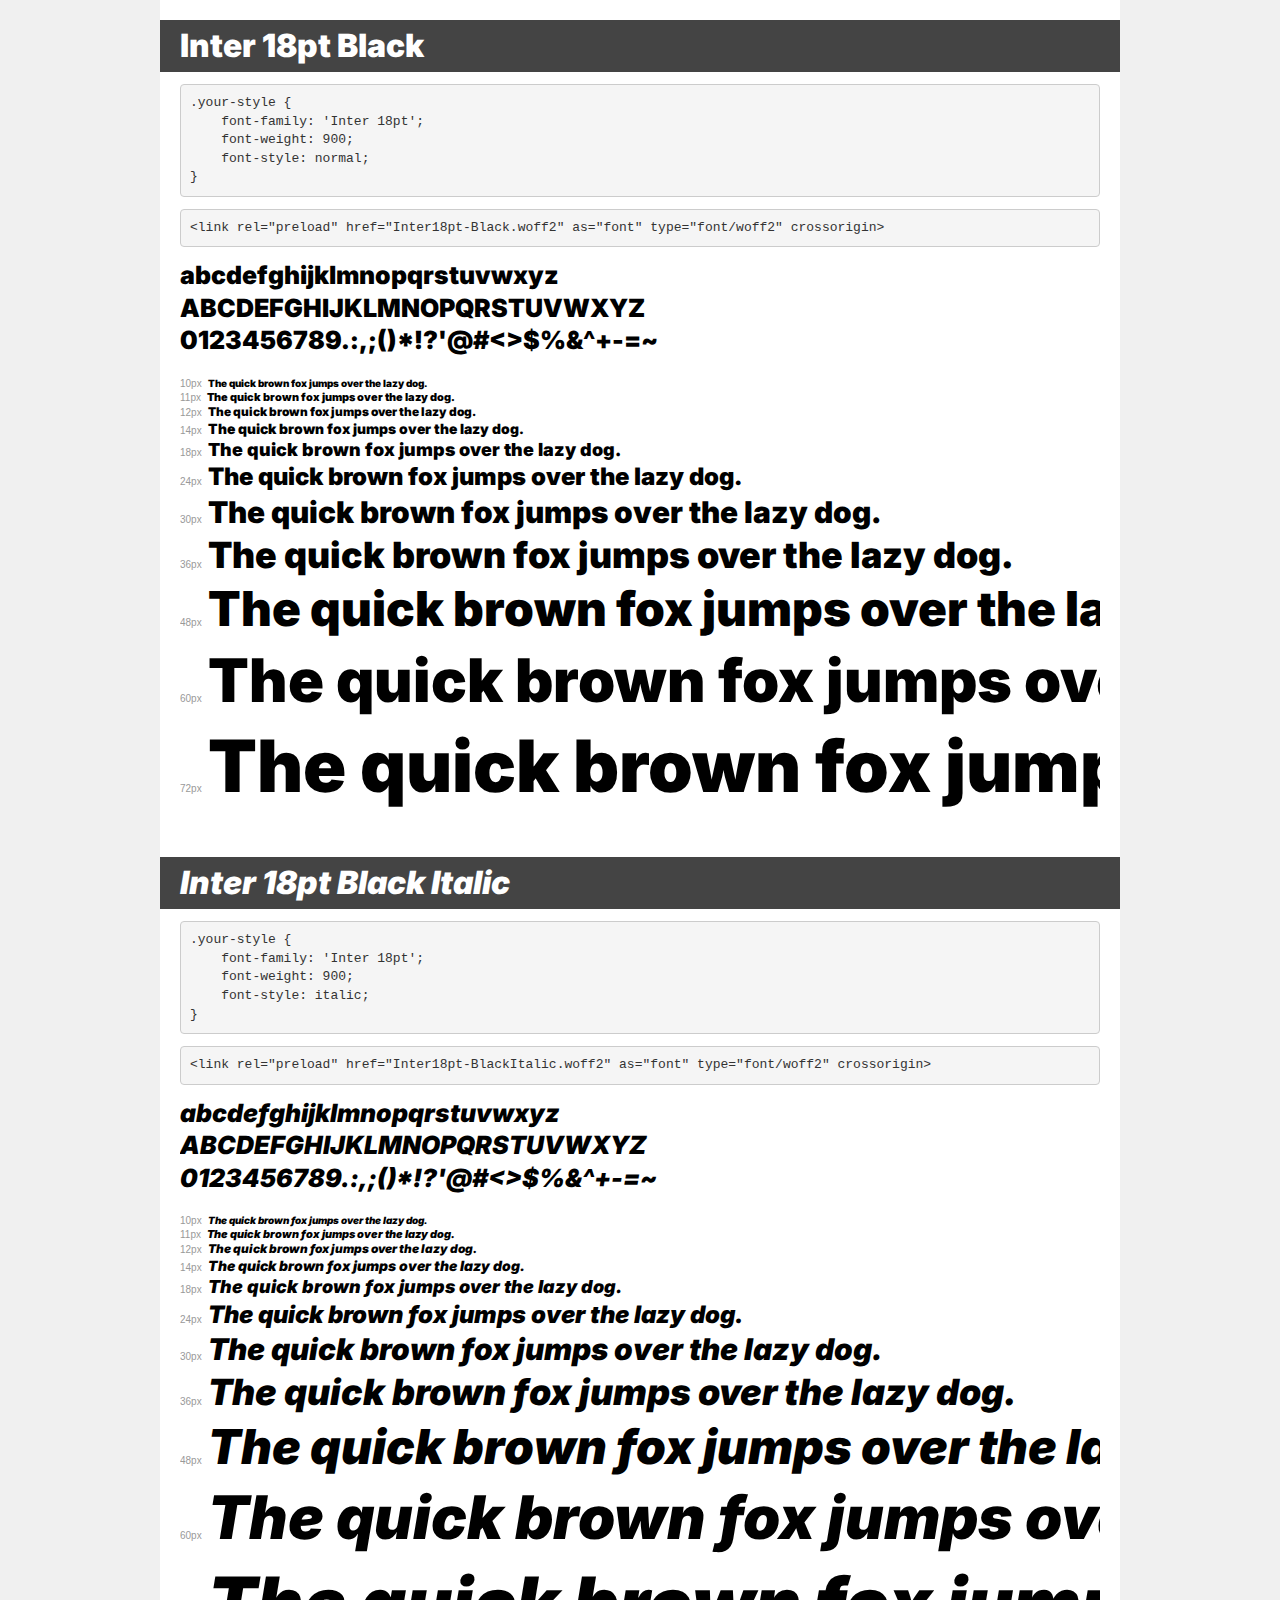
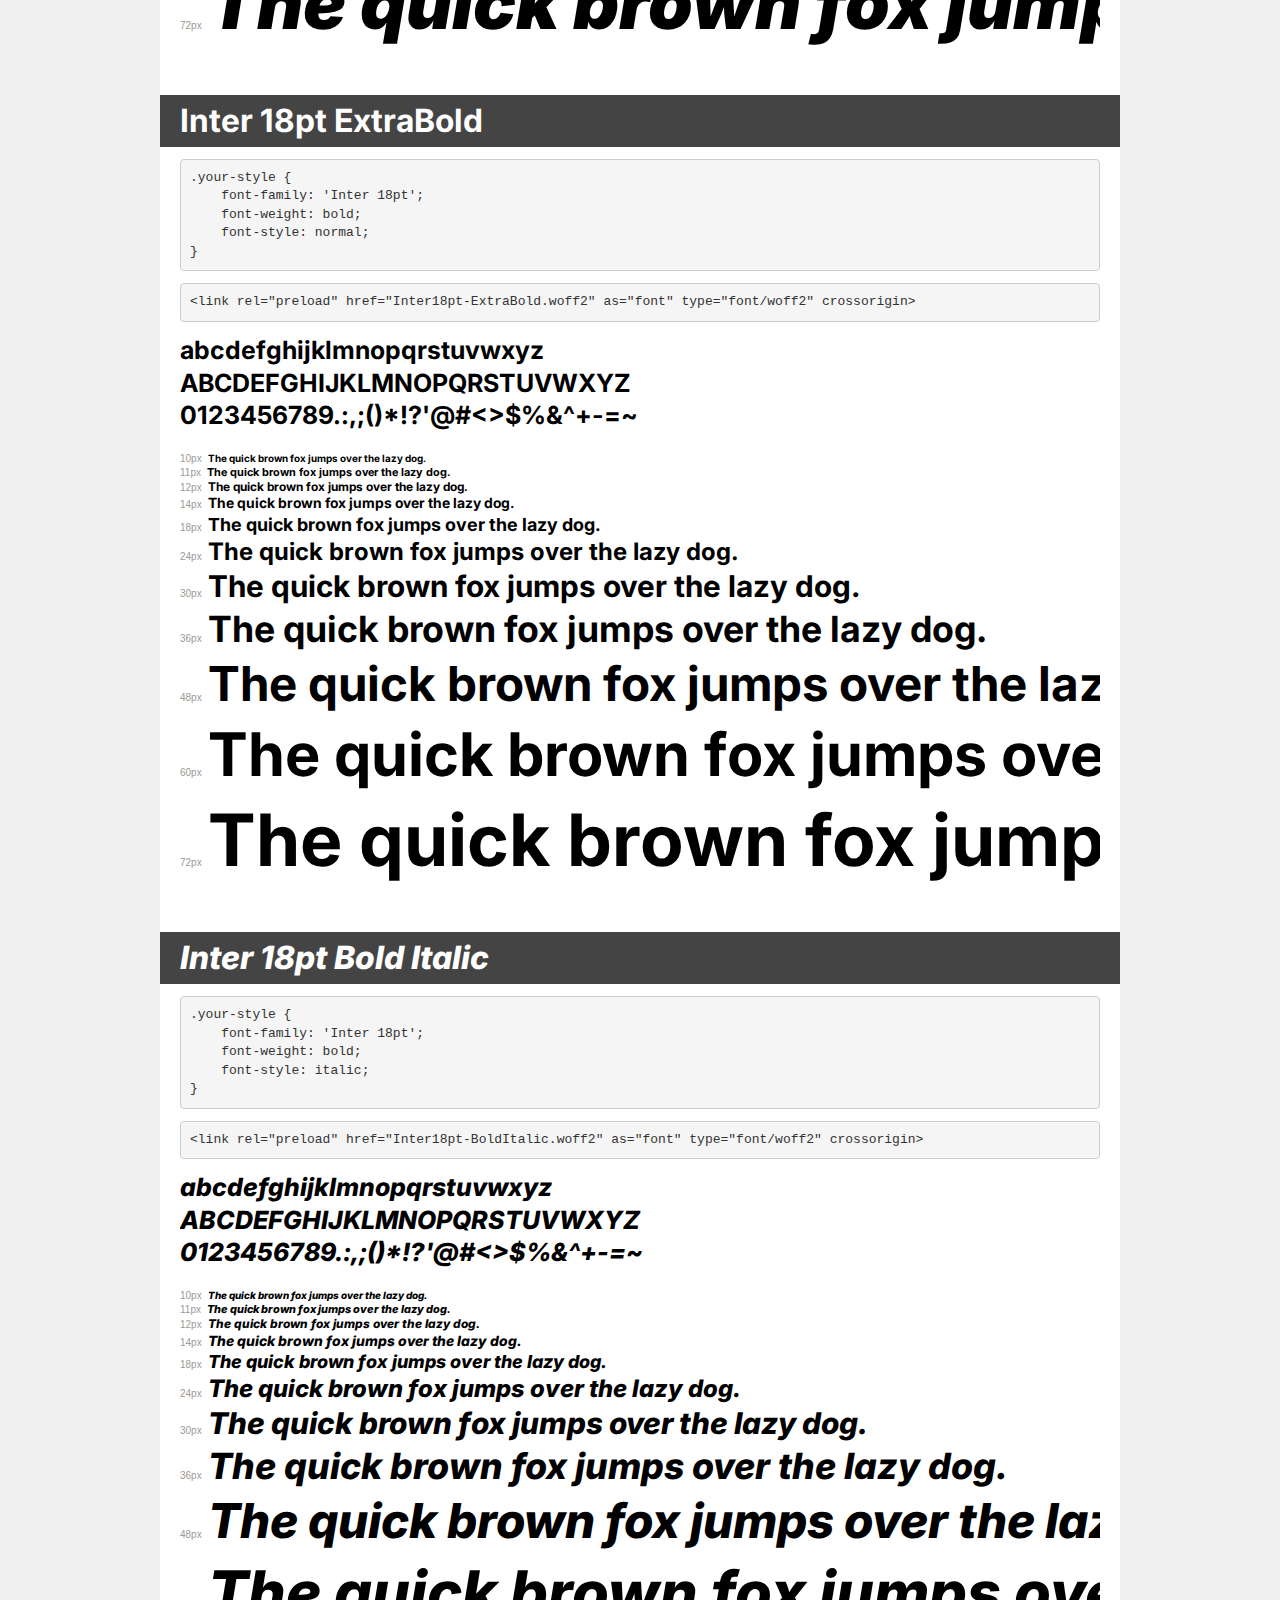
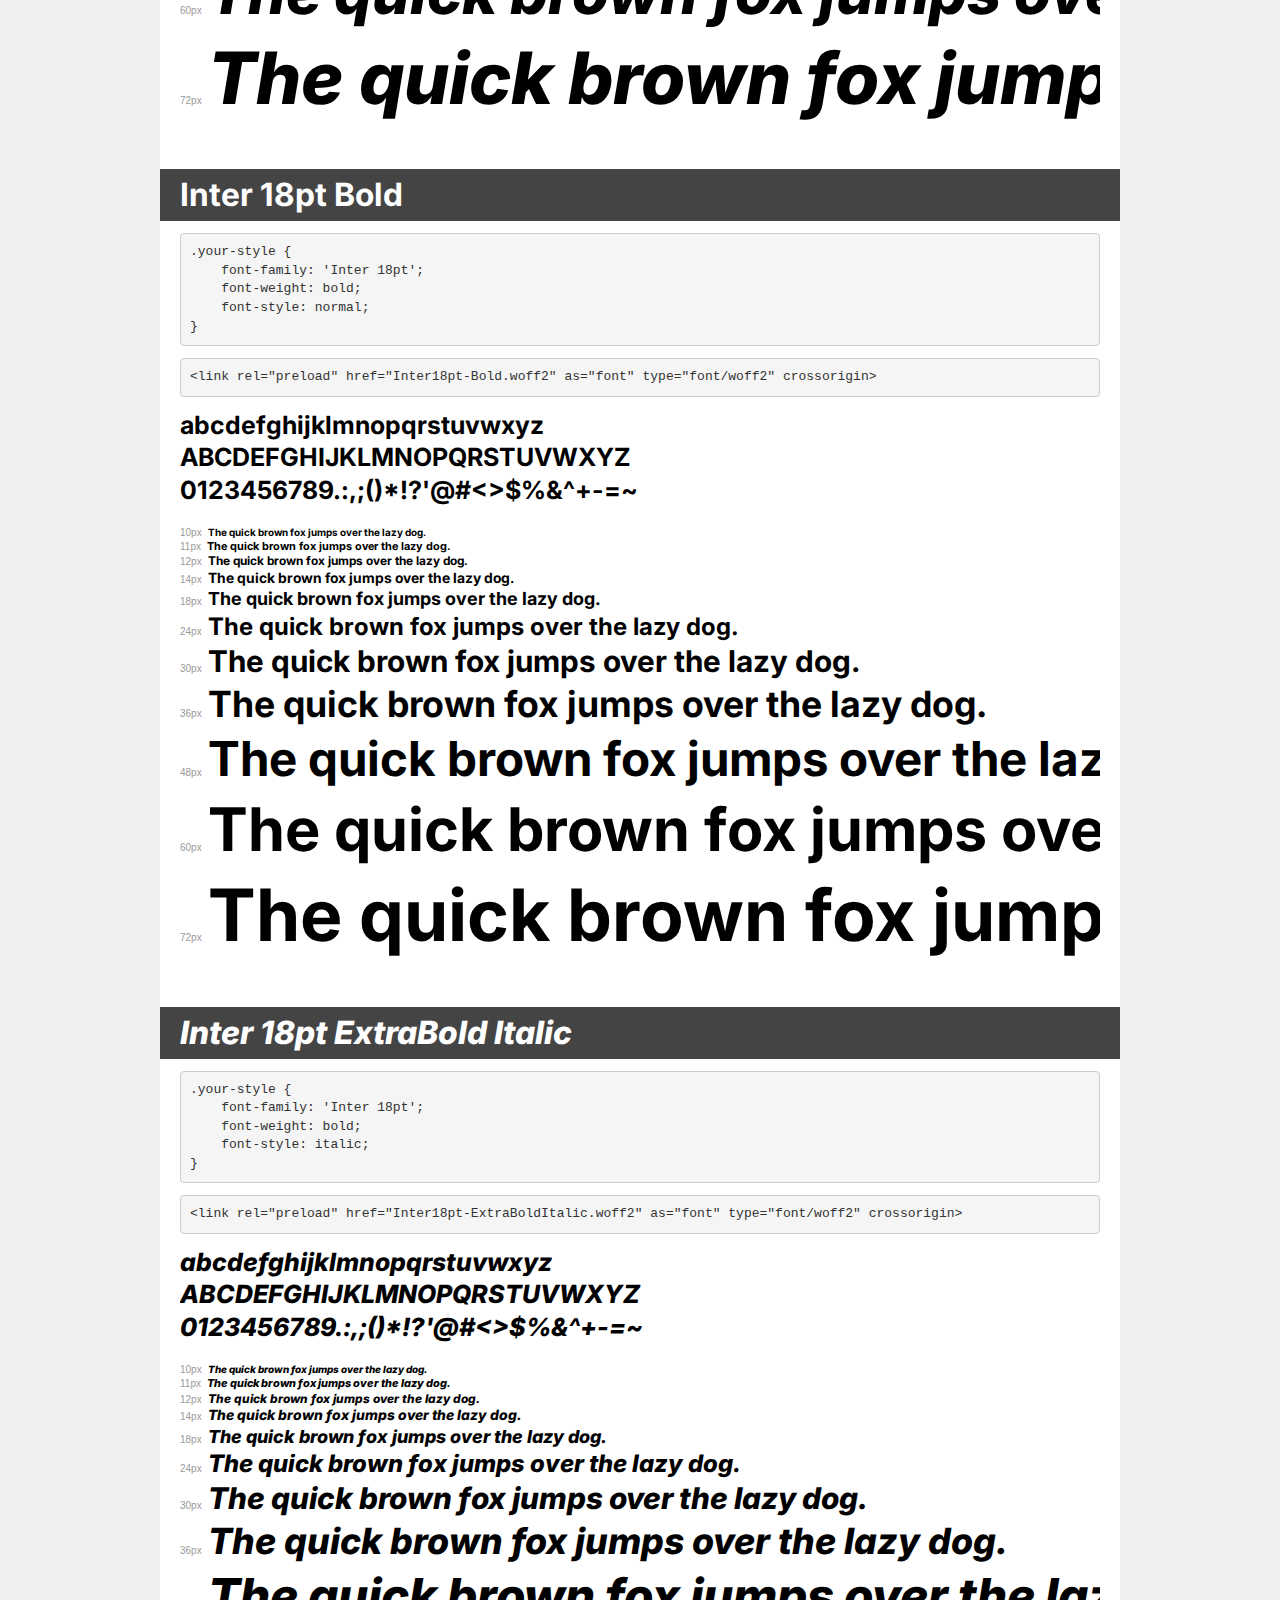
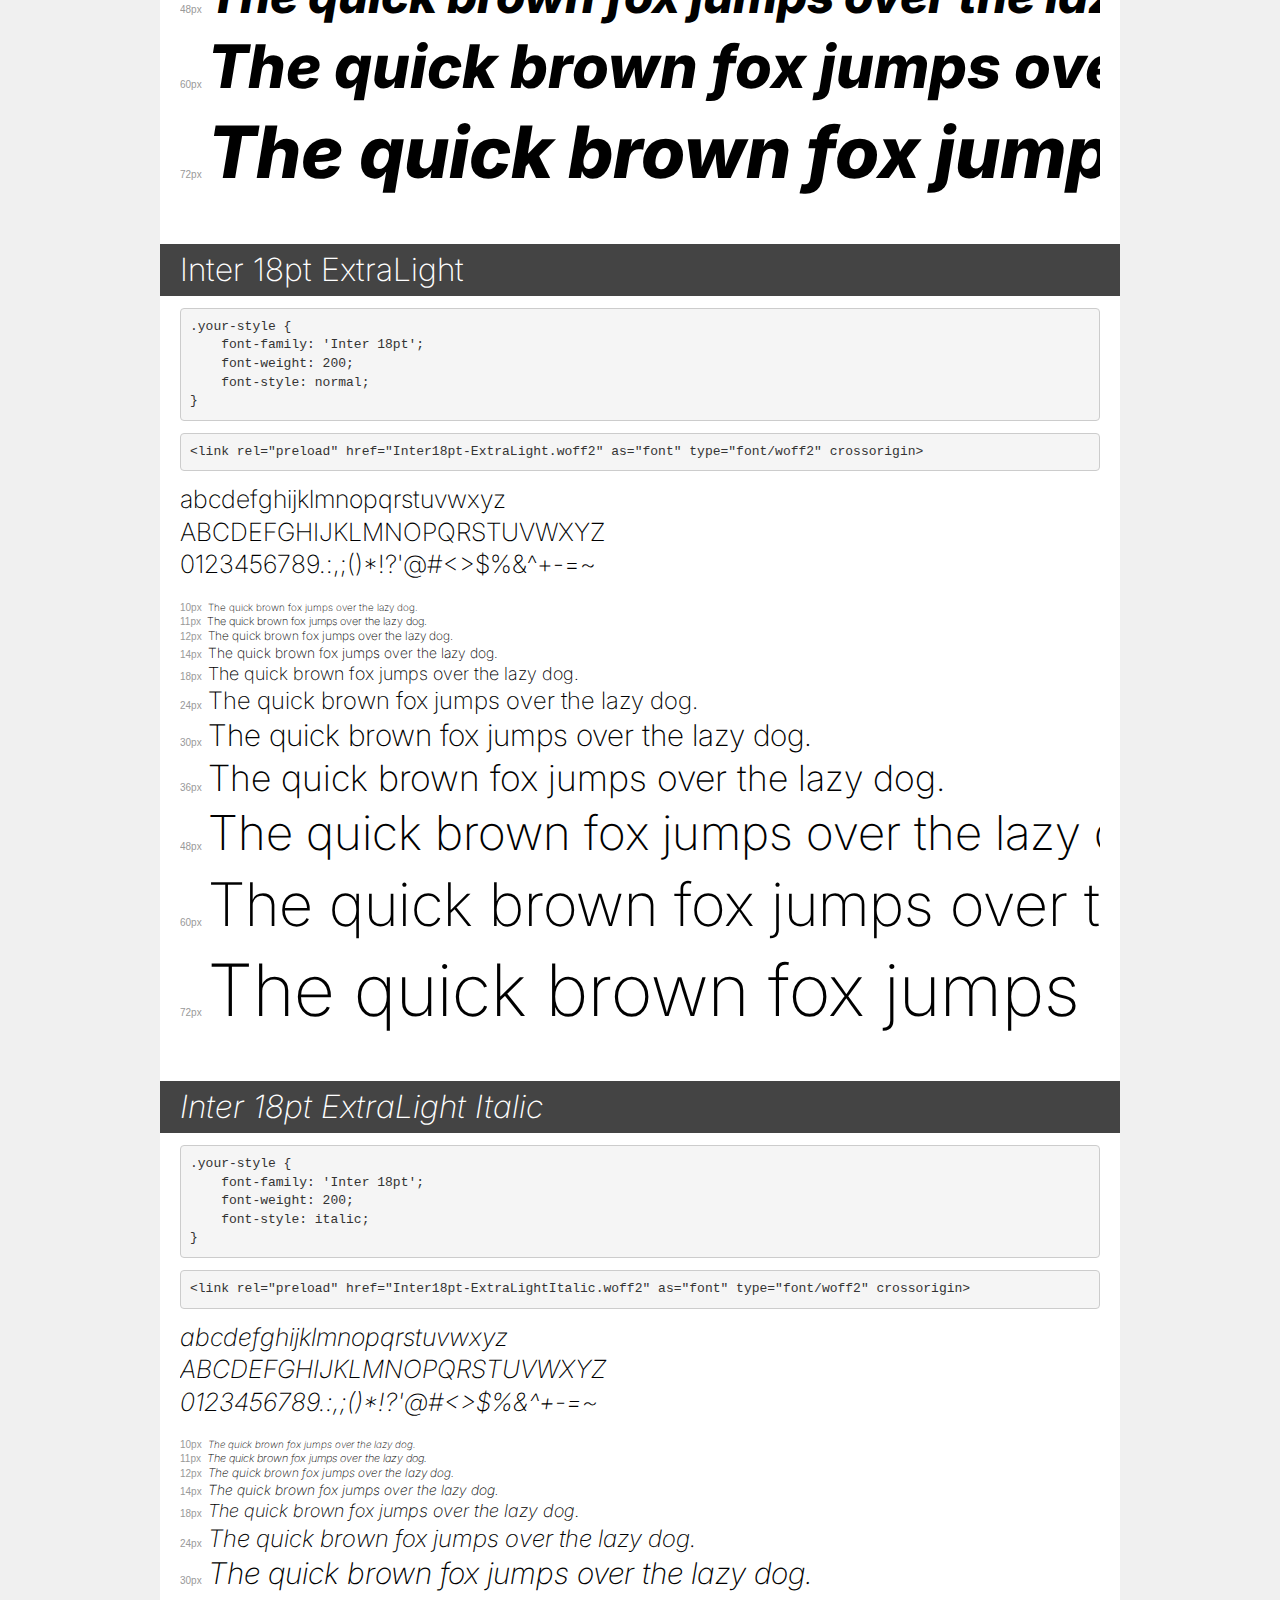
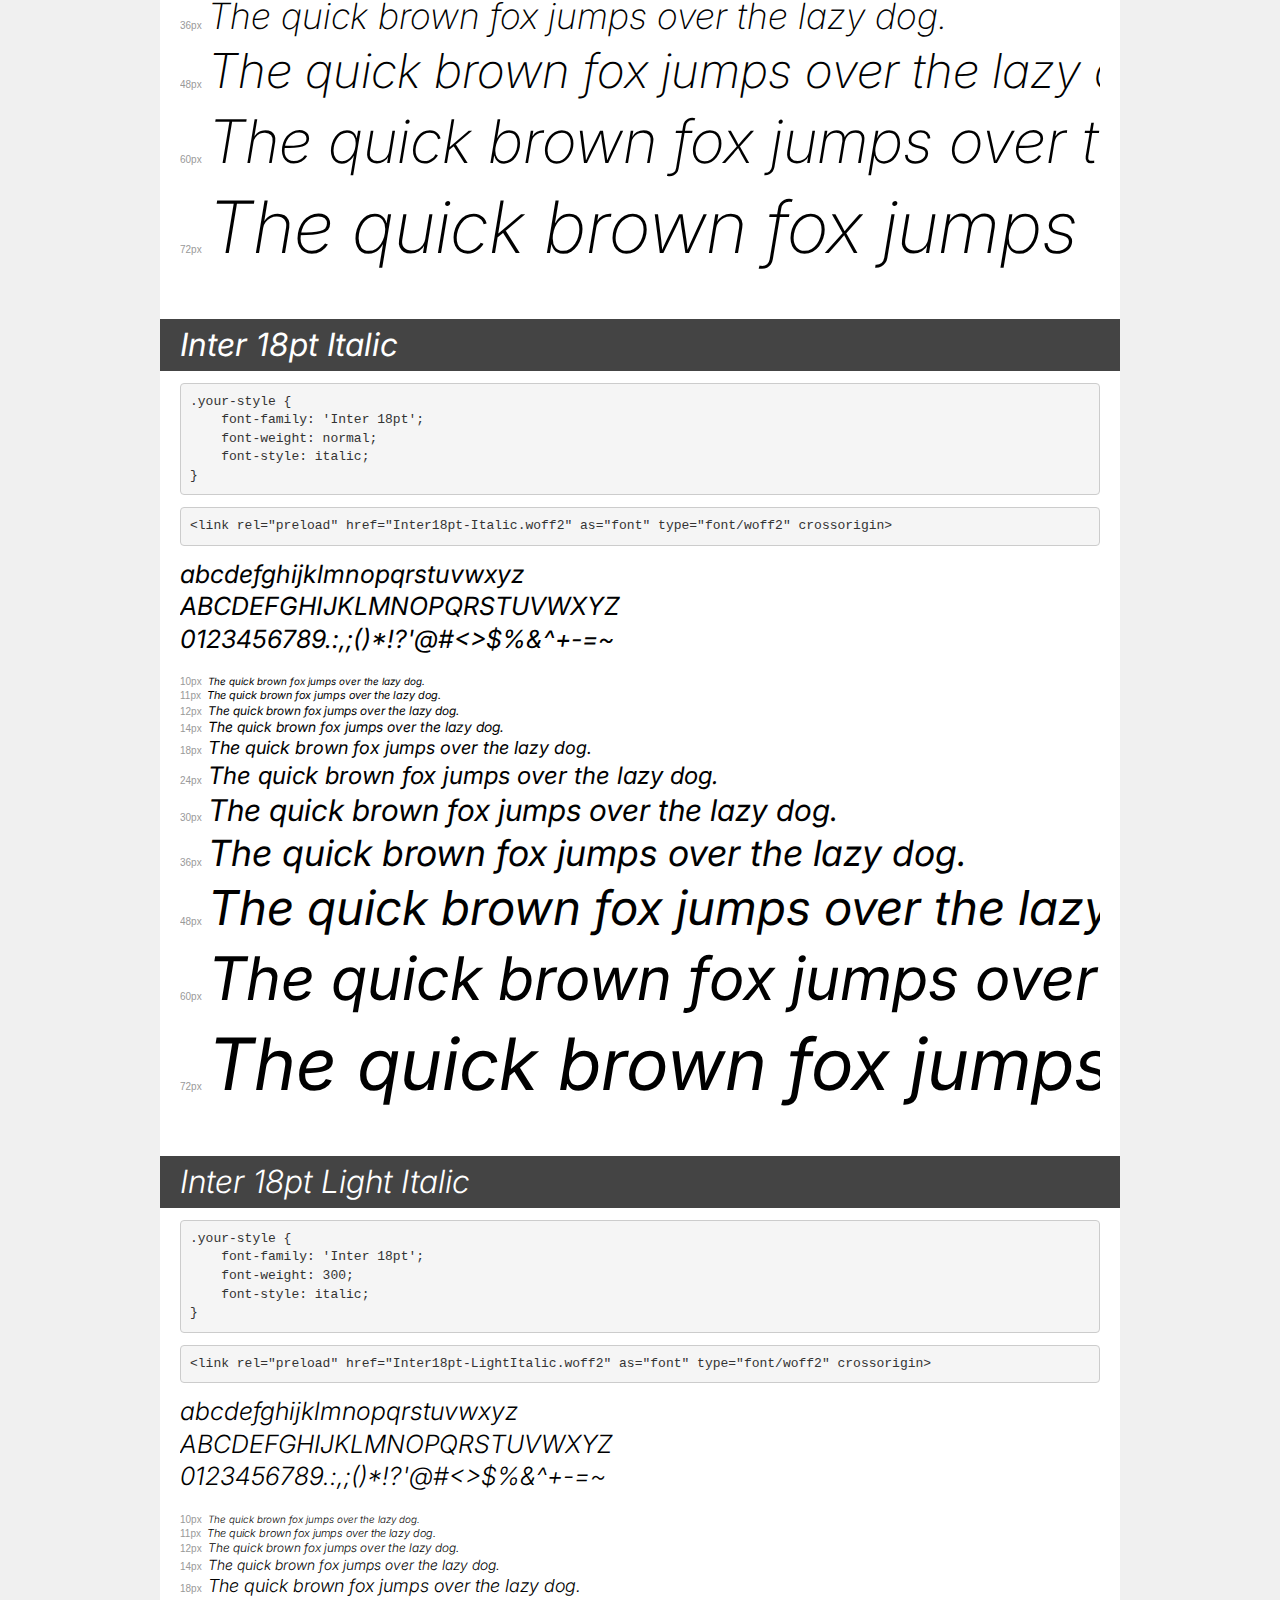
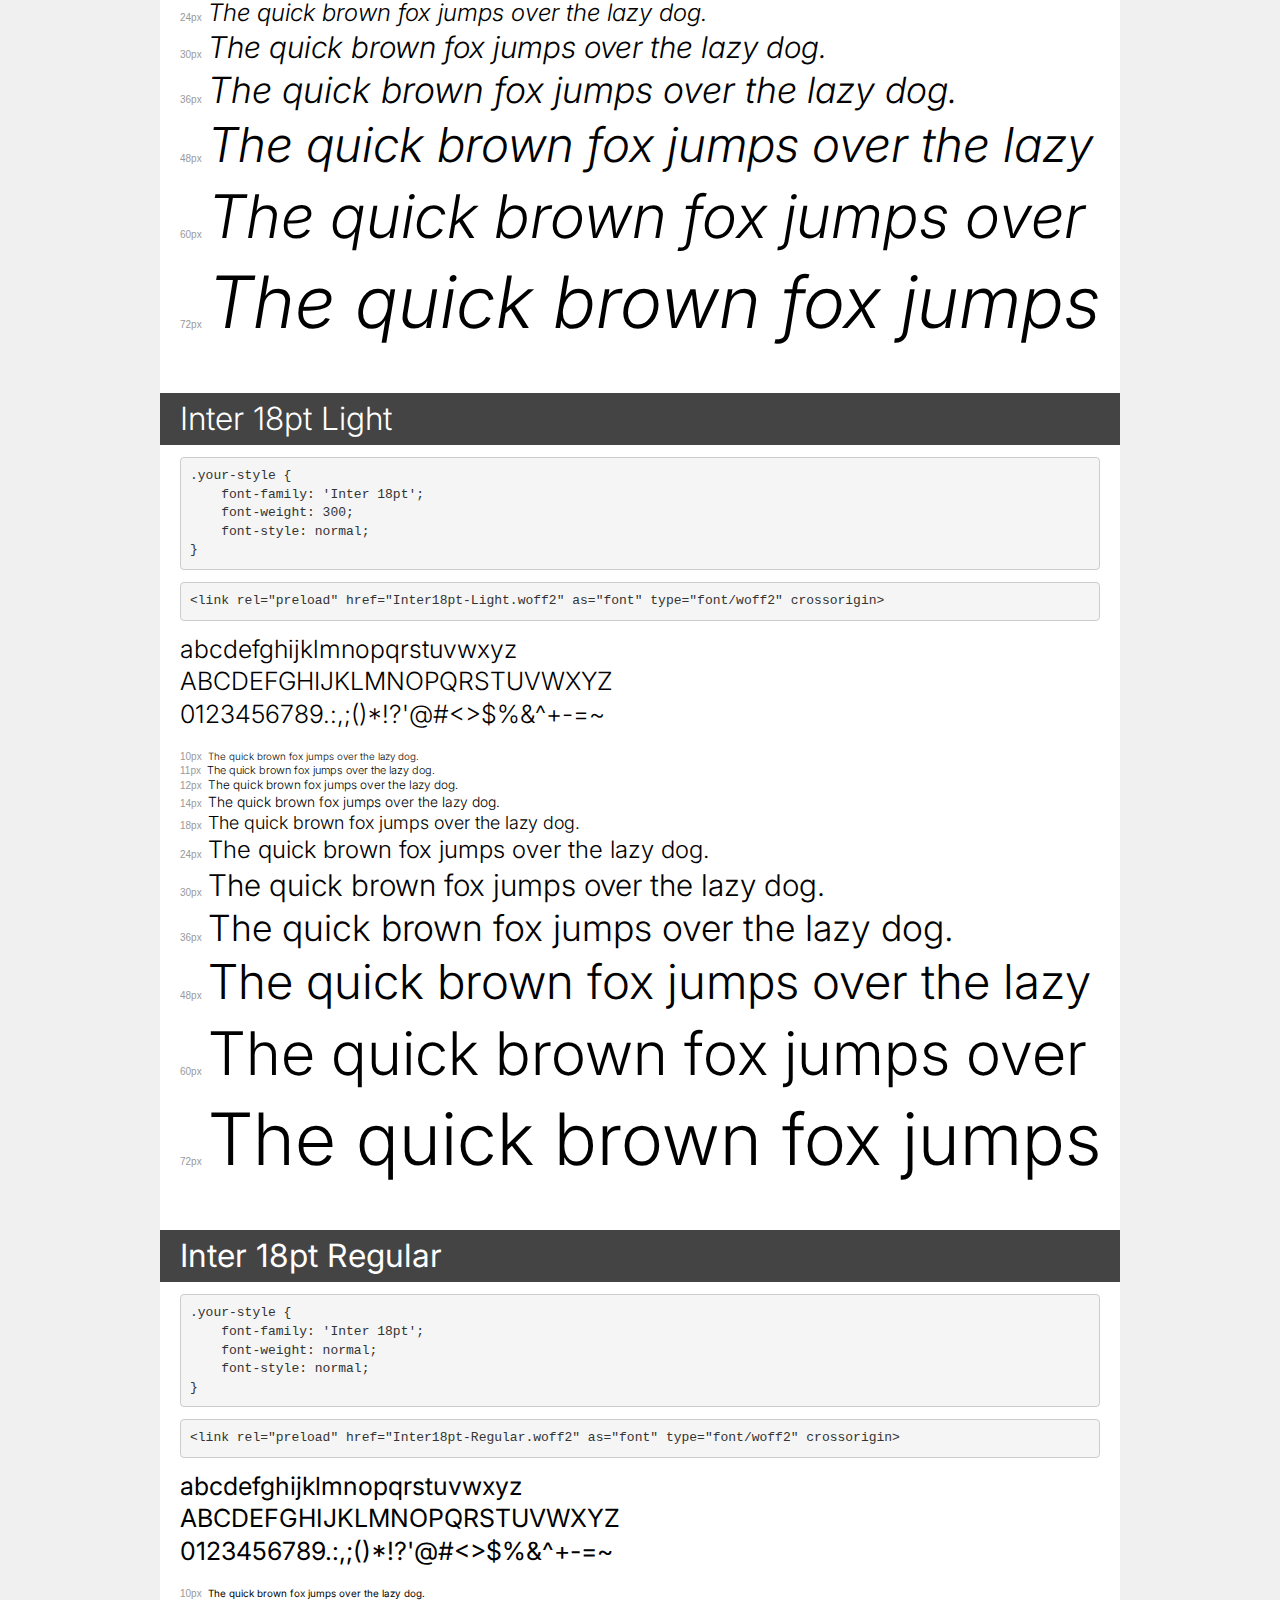
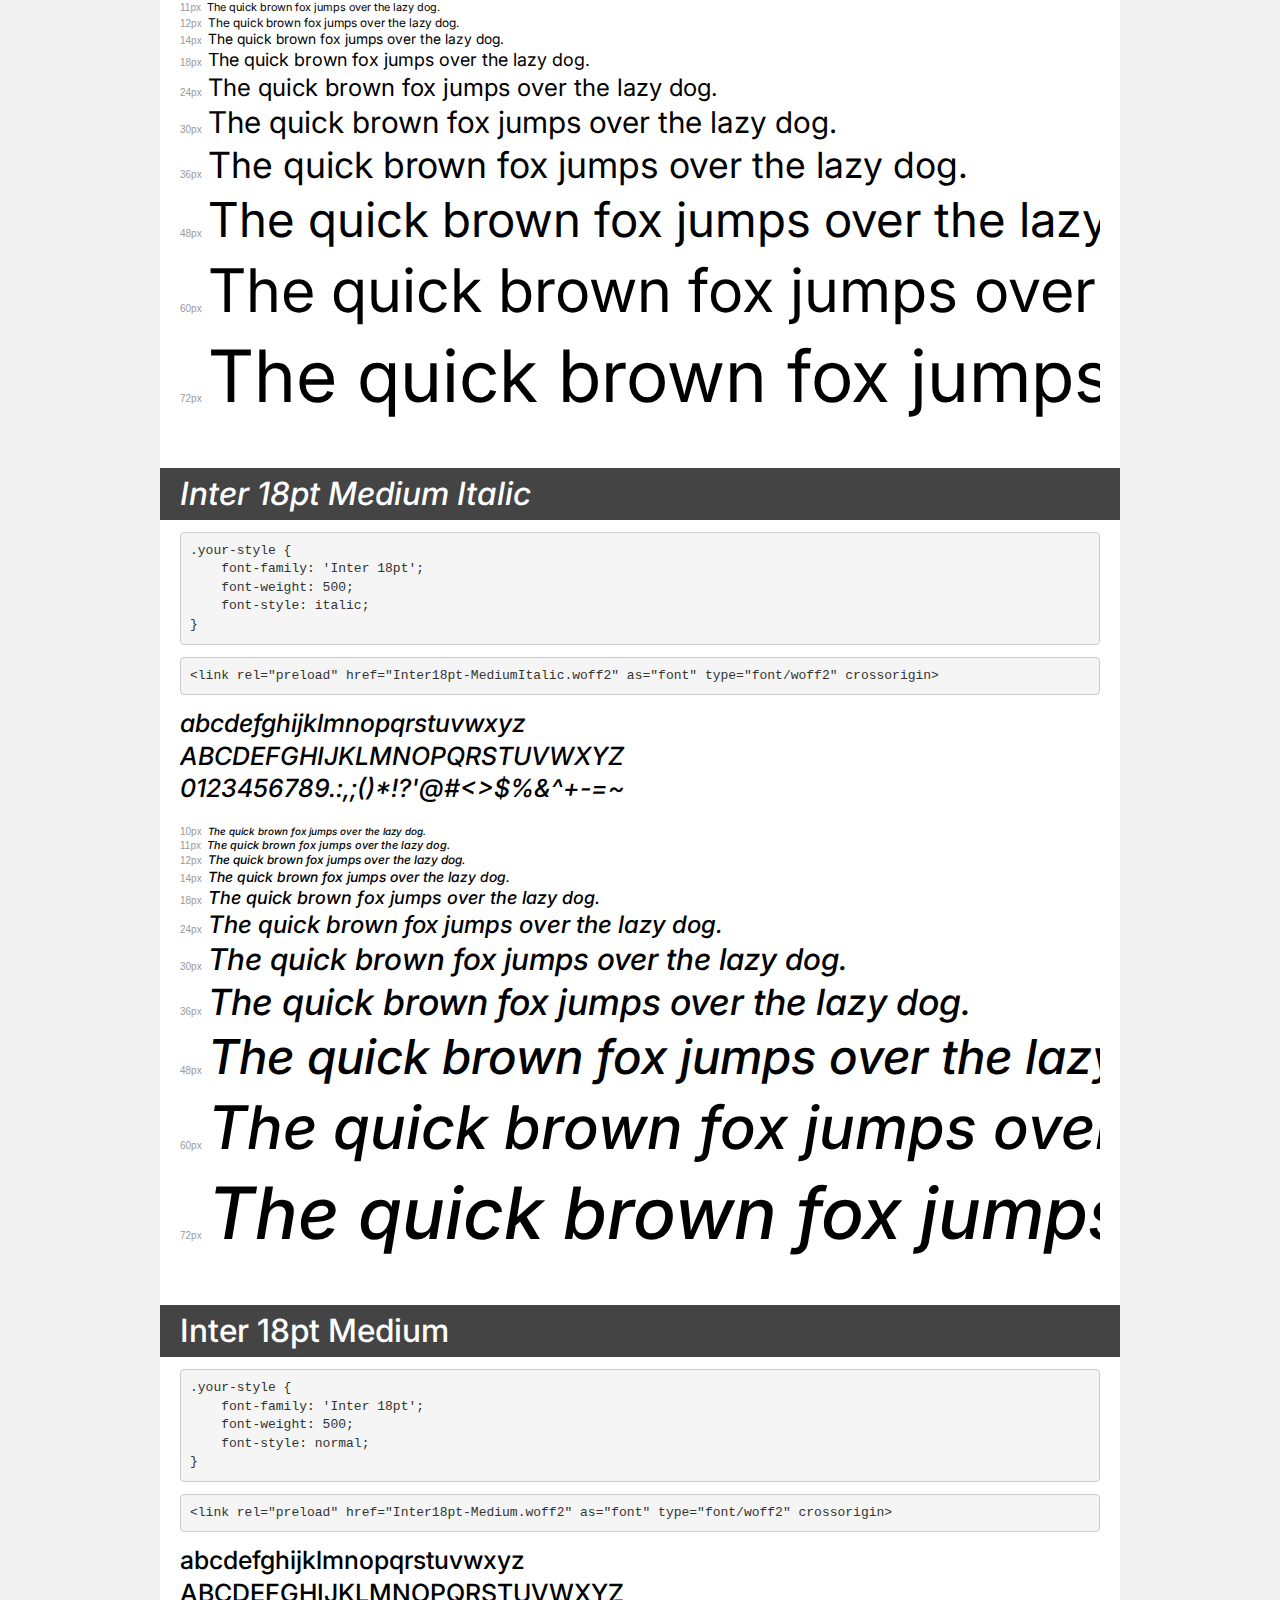
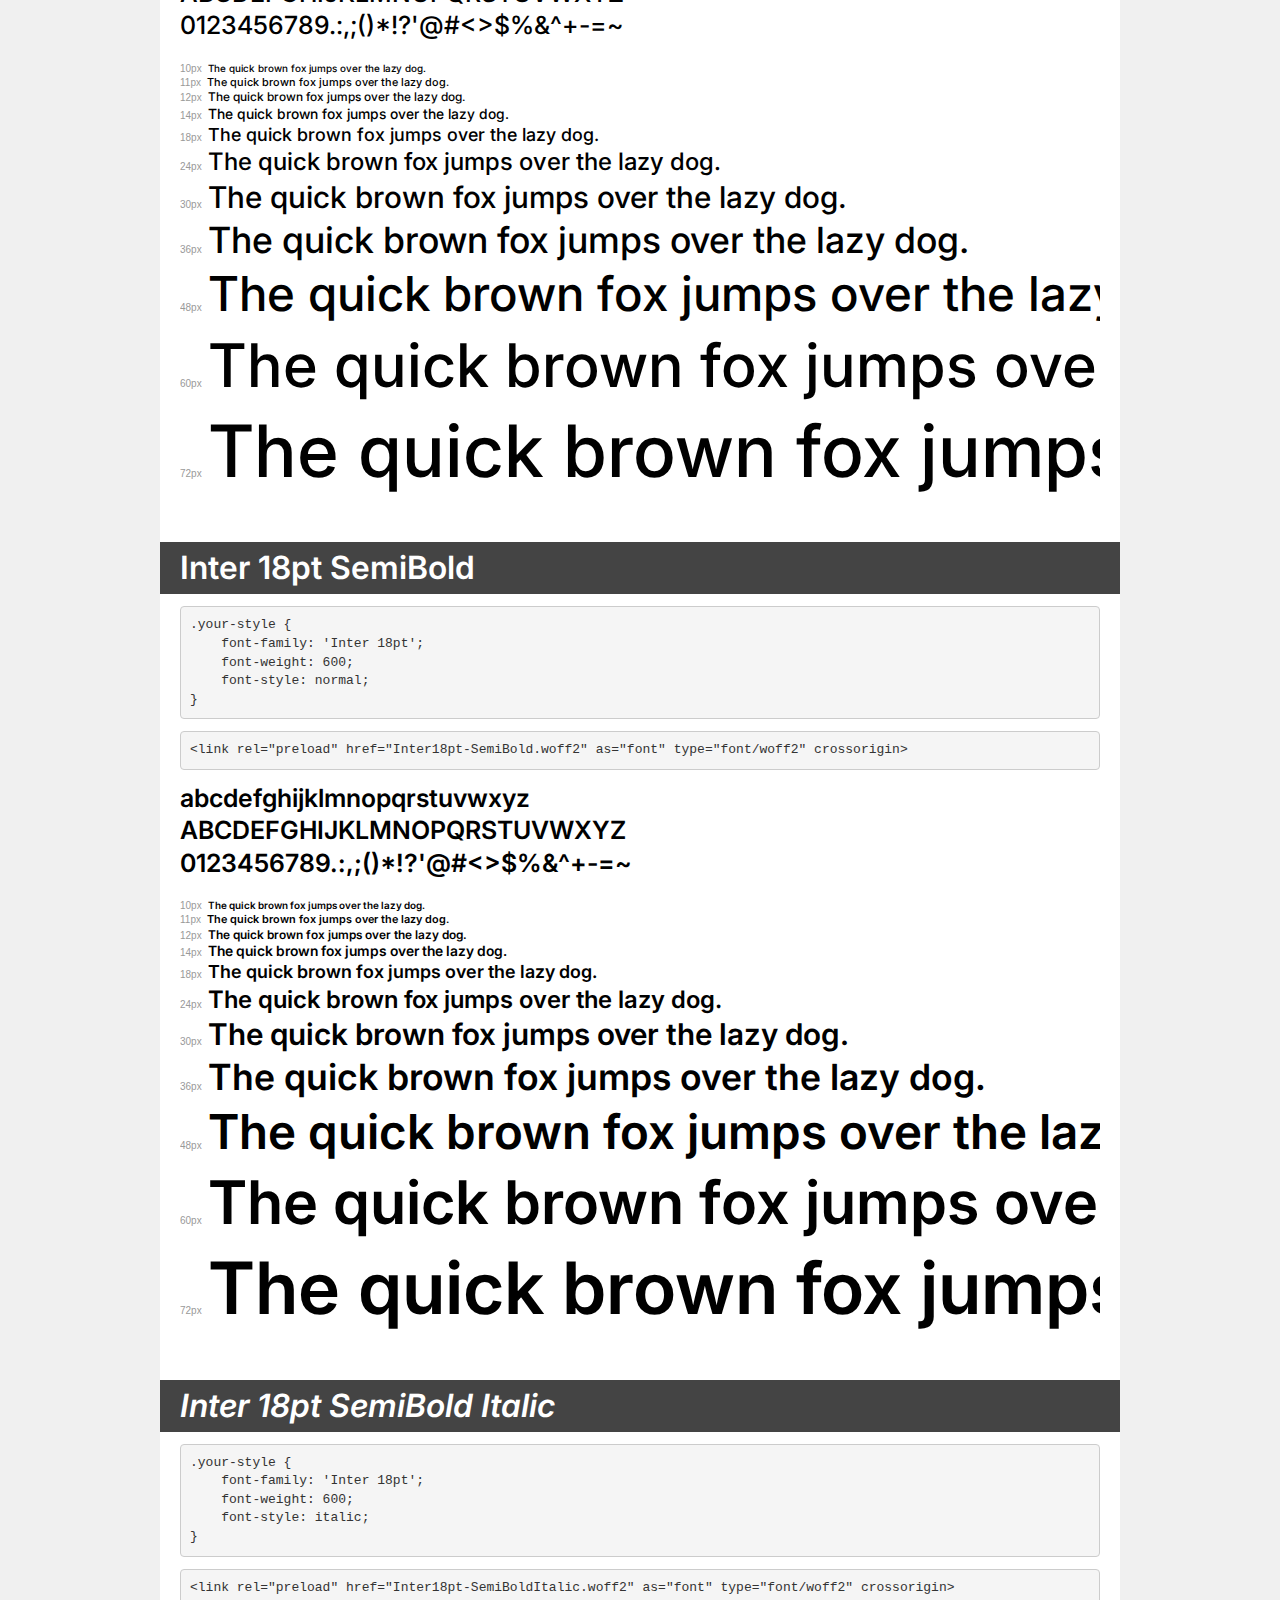
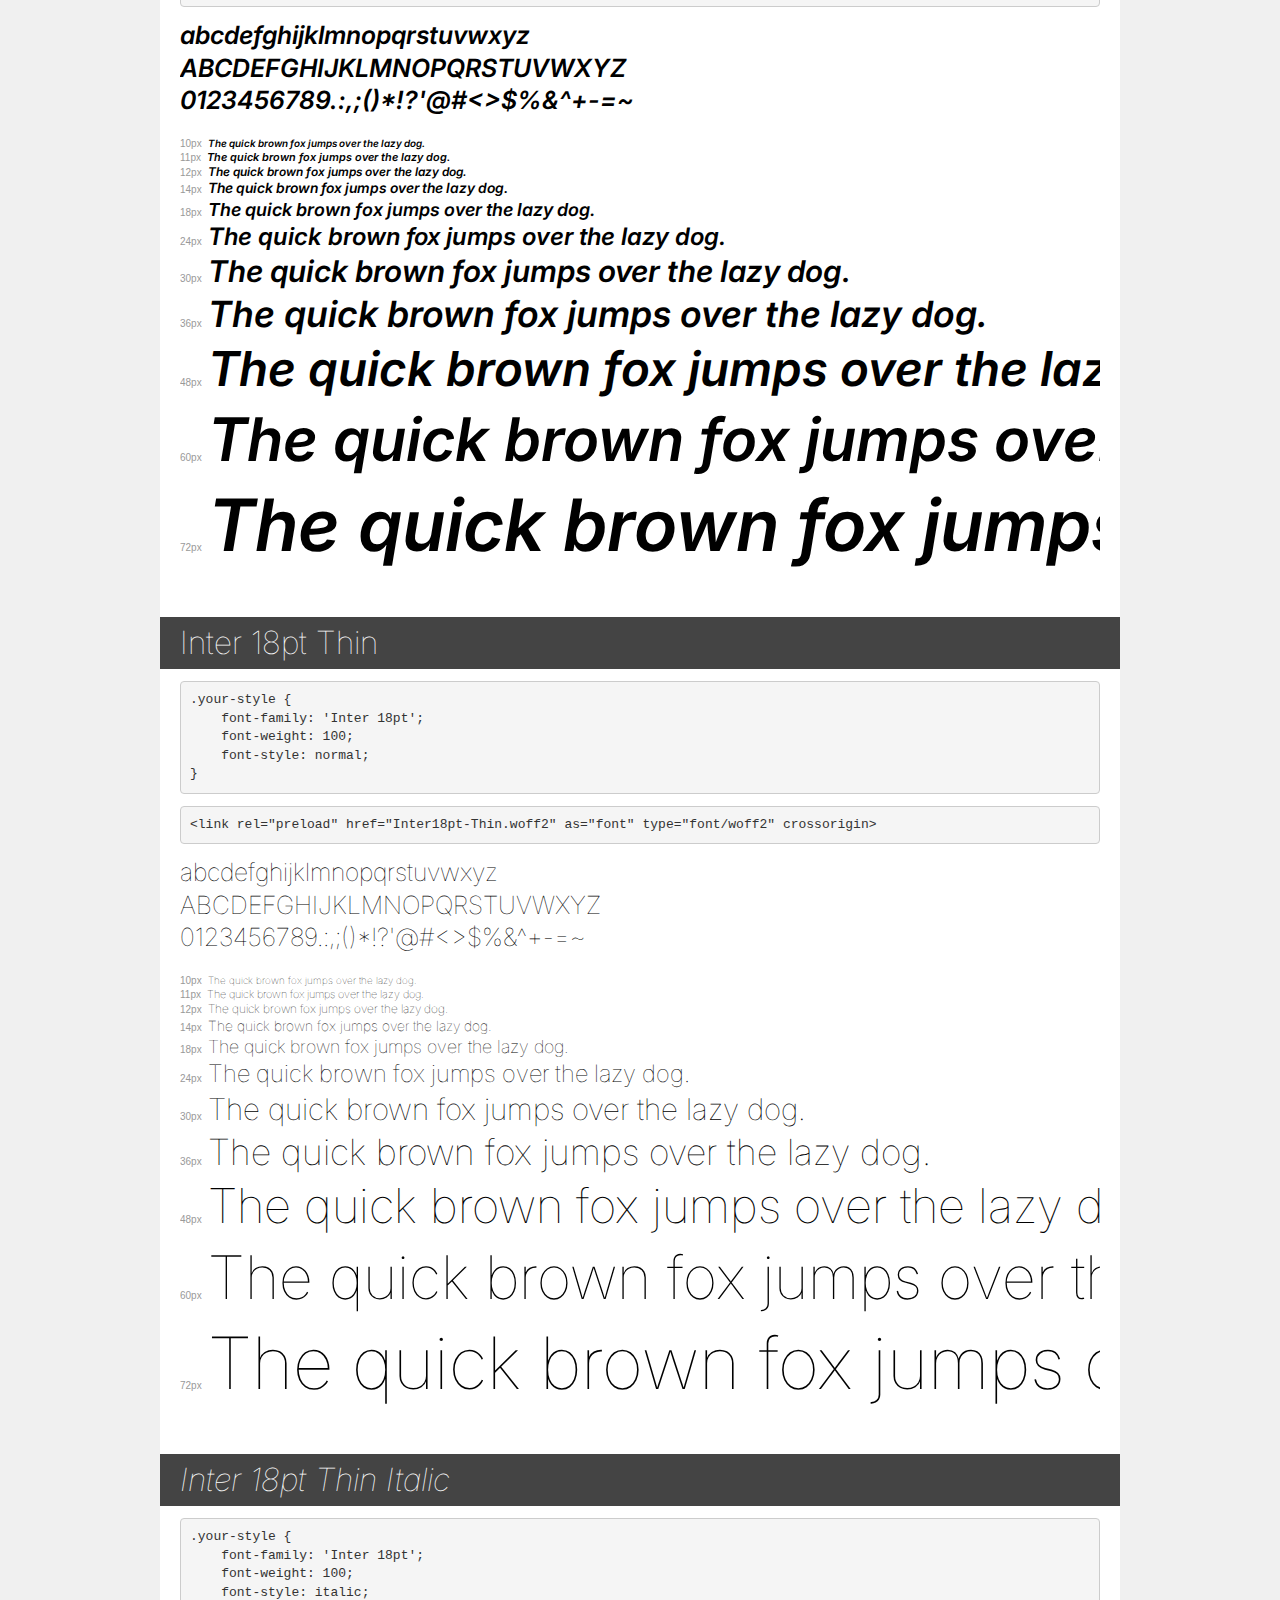
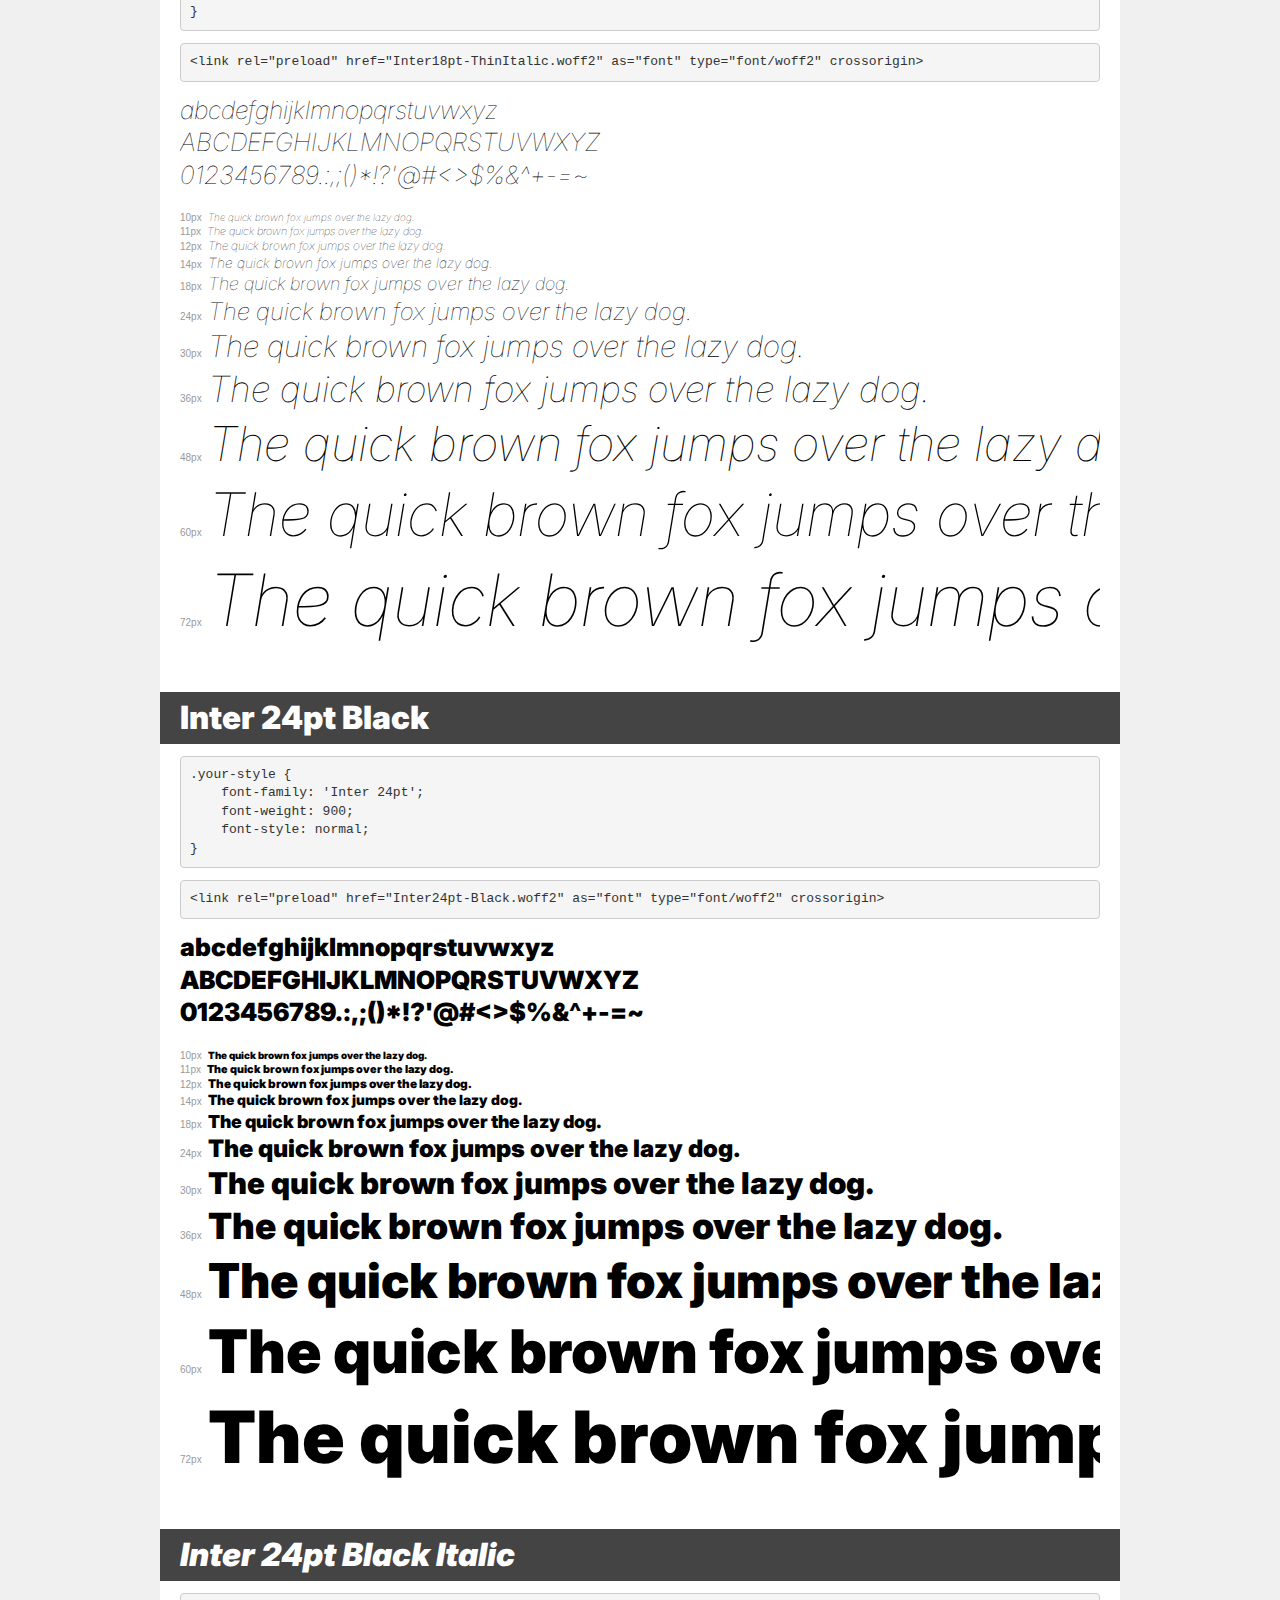
<file: css/vendor/inter/demo.html>
<!DOCTYPE html>
<html lang="en">
<head>
    <meta charset="utf-8">
    <meta http-equiv="X-UA-Compatible" content="IE=edge">
    <meta name="viewport" content="width=device-width, initial-scale=1">
    <meta name="robots" content="noindex, noarchive">
    <meta name="format-detection" content="telephone=no">
    <title>Transfonter demo</title>
    <link href="stylesheet.css" rel="stylesheet">
    <style>
        /*
        http://meyerweb.com/eric/tools/css/reset/
        v2.0 | 20110126
        License: none (public domain)
        */
        html, body, div, span, applet, object, iframe,
        h1, h2, h3, h4, h5, h6, p, blockquote, pre,
        a, abbr, acronym, address, big, cite, code,
        del, dfn, em, img, ins, kbd, q, s, samp,
        small, strike, strong, sub, sup, tt, var,
        b, u, i, center,
        dl, dt, dd, ol, ul, li,
        fieldset, form, label, legend,
        table, caption, tbody, tfoot, thead, tr, th, td,
        article, aside, canvas, details, embed,
        figure, figcaption, footer, header, hgroup,
        menu, nav, output, ruby, section, summary,
        time, mark, audio, video {
            margin: 0;
            padding: 0;
            border: 0;
            font-size: 100%;
            font: inherit;
            vertical-align: baseline;
        }
        /* HTML5 display-role reset for older browsers */
        article, aside, details, figcaption, figure,
        footer, header, hgroup, menu, nav, section {
            display: block;
        }
        body {
            line-height: 1;
        }
        ol, ul {
            list-style: none;
        }
        blockquote, q {
            quotes: none;
        }
        blockquote:before, blockquote:after,
        q:before, q:after {
            content: '';
            content: none;
        }
        table {
            border-collapse: collapse;
            border-spacing: 0;
        }
        /* demo styles */
        body {
            background: #f0f0f0;
            color: #000;
        }
        .page {
            background: #fff;
            width: 920px;
            margin: 0 auto;
            padding: 20px 20px 0 20px;
            overflow: hidden;
        }
        .font-container {
            overflow-x: auto;
            overflow-y: hidden;
            margin-bottom: 40px;
            line-height: 1.3;
            white-space: nowrap;
            padding-bottom: 5px;
        }
        h1 {
            position: relative;
            background: #444;
            font-size: 32px;
            color: #fff;
            padding: 10px 20px;
            margin: 0 -20px 12px -20px;
        }
        .letters {
            font-size: 25px;
            margin-bottom: 20px;
        }
        .s10:before {
            content: '10px';
        }
        .s11:before {
            content: '11px';
        }
        .s12:before {
            content: '12px';
        }
        .s14:before {
            content: '14px';
        }
        .s18:before {
            content: '18px';
        }
        .s24:before {
            content: '24px';
        }
        .s30:before {
            content: '30px';
        }
        .s36:before {
            content: '36px';
        }
        .s48:before {
            content: '48px';
        }
        .s60:before {
            content: '60px';
        }
        .s72:before {
            content: '72px';
        }
        .s10:before, .s11:before, .s12:before, .s14:before,
        .s18:before, .s24:before, .s30:before, .s36:before,
        .s48:before, .s60:before, .s72:before {
            font-family: Arial, sans-serif;
            font-size: 10px;
            font-weight: normal;
            font-style: normal;
            color: #999;
            padding-right: 6px;
        }
        pre {
            display: block;
            padding: 9px;
            margin: 0 0 12px;
            font-family: Monaco, Menlo, Consolas, "Courier New", monospace;
            font-size: 13px;
            line-height: 1.428571429;
            color: #333;
            font-weight: normal;
            font-style: normal;
            background-color: #f5f5f5;
            border: 1px solid #ccc;
            overflow-x: auto;
            border-radius: 4px;
        }
        /* responsive */
        @media (max-width: 959px) {
            .page {
                width: auto;
                margin: 0;
            }
        }
    </style>
</head>
<body>
<div class="page">
    <div class="demo">
        <h1 style="font-family: 'Inter 18pt'; font-weight: 900; font-style: normal;">Inter 18pt Black</h1>
        <pre title="Usage">.your-style {
    font-family: 'Inter 18pt';
    font-weight: 900;
    font-style: normal;
}</pre>
        <pre title="Preload (optional)">
&lt;link rel=&quot;preload&quot; href=&quot;Inter18pt-Black.woff2&quot; as=&quot;font&quot; type=&quot;font/woff2&quot; crossorigin&gt;</pre>
        <div class="font-container" style="font-family: 'Inter 18pt'; font-weight: 900; font-style: normal;">
            <p class="letters">
                abcdefghijklmnopqrstuvwxyz<br>
ABCDEFGHIJKLMNOPQRSTUVWXYZ<br>
                0123456789.:,;()*!?'@#&lt;&gt;$%&^+-=~
            </p>
            <p class="s10" style="font-size: 10px;">The quick brown fox jumps over the lazy dog.</p>
            <p class="s11" style="font-size: 11px;">The quick brown fox jumps over the lazy dog.</p>
            <p class="s12" style="font-size: 12px;">The quick brown fox jumps over the lazy dog.</p>
            <p class="s14" style="font-size: 14px;">The quick brown fox jumps over the lazy dog.</p>
            <p class="s18" style="font-size: 18px;">The quick brown fox jumps over the lazy dog.</p>
            <p class="s24" style="font-size: 24px;">The quick brown fox jumps over the lazy dog.</p>
            <p class="s30" style="font-size: 30px;">The quick brown fox jumps over the lazy dog.</p>
            <p class="s36" style="font-size: 36px;">The quick brown fox jumps over the lazy dog.</p>
            <p class="s48" style="font-size: 48px;">The quick brown fox jumps over the lazy dog.</p>
            <p class="s60" style="font-size: 60px;">The quick brown fox jumps over the lazy dog.</p>
            <p class="s72" style="font-size: 72px;">The quick brown fox jumps over the lazy dog.</p>
        </div>
    </div>

    <div class="demo">
        <h1 style="font-family: 'Inter 18pt'; font-weight: 900; font-style: italic;">Inter 18pt Black Italic</h1>
        <pre title="Usage">.your-style {
    font-family: 'Inter 18pt';
    font-weight: 900;
    font-style: italic;
}</pre>
        <pre title="Preload (optional)">
&lt;link rel=&quot;preload&quot; href=&quot;Inter18pt-BlackItalic.woff2&quot; as=&quot;font&quot; type=&quot;font/woff2&quot; crossorigin&gt;</pre>
        <div class="font-container" style="font-family: 'Inter 18pt'; font-weight: 900; font-style: italic;">
            <p class="letters">
                abcdefghijklmnopqrstuvwxyz<br>
ABCDEFGHIJKLMNOPQRSTUVWXYZ<br>
                0123456789.:,;()*!?'@#&lt;&gt;$%&^+-=~
            </p>
            <p class="s10" style="font-size: 10px;">The quick brown fox jumps over the lazy dog.</p>
            <p class="s11" style="font-size: 11px;">The quick brown fox jumps over the lazy dog.</p>
            <p class="s12" style="font-size: 12px;">The quick brown fox jumps over the lazy dog.</p>
            <p class="s14" style="font-size: 14px;">The quick brown fox jumps over the lazy dog.</p>
            <p class="s18" style="font-size: 18px;">The quick brown fox jumps over the lazy dog.</p>
            <p class="s24" style="font-size: 24px;">The quick brown fox jumps over the lazy dog.</p>
            <p class="s30" style="font-size: 30px;">The quick brown fox jumps over the lazy dog.</p>
            <p class="s36" style="font-size: 36px;">The quick brown fox jumps over the lazy dog.</p>
            <p class="s48" style="font-size: 48px;">The quick brown fox jumps over the lazy dog.</p>
            <p class="s60" style="font-size: 60px;">The quick brown fox jumps over the lazy dog.</p>
            <p class="s72" style="font-size: 72px;">The quick brown fox jumps over the lazy dog.</p>
        </div>
    </div>

    <div class="demo">
        <h1 style="font-family: 'Inter 18pt'; font-weight: bold; font-style: normal;">Inter 18pt ExtraBold</h1>
        <pre title="Usage">.your-style {
    font-family: 'Inter 18pt';
    font-weight: bold;
    font-style: normal;
}</pre>
        <pre title="Preload (optional)">
&lt;link rel=&quot;preload&quot; href=&quot;Inter18pt-ExtraBold.woff2&quot; as=&quot;font&quot; type=&quot;font/woff2&quot; crossorigin&gt;</pre>
        <div class="font-container" style="font-family: 'Inter 18pt'; font-weight: bold; font-style: normal;">
            <p class="letters">
                abcdefghijklmnopqrstuvwxyz<br>
ABCDEFGHIJKLMNOPQRSTUVWXYZ<br>
                0123456789.:,;()*!?'@#&lt;&gt;$%&^+-=~
            </p>
            <p class="s10" style="font-size: 10px;">The quick brown fox jumps over the lazy dog.</p>
            <p class="s11" style="font-size: 11px;">The quick brown fox jumps over the lazy dog.</p>
            <p class="s12" style="font-size: 12px;">The quick brown fox jumps over the lazy dog.</p>
            <p class="s14" style="font-size: 14px;">The quick brown fox jumps over the lazy dog.</p>
            <p class="s18" style="font-size: 18px;">The quick brown fox jumps over the lazy dog.</p>
            <p class="s24" style="font-size: 24px;">The quick brown fox jumps over the lazy dog.</p>
            <p class="s30" style="font-size: 30px;">The quick brown fox jumps over the lazy dog.</p>
            <p class="s36" style="font-size: 36px;">The quick brown fox jumps over the lazy dog.</p>
            <p class="s48" style="font-size: 48px;">The quick brown fox jumps over the lazy dog.</p>
            <p class="s60" style="font-size: 60px;">The quick brown fox jumps over the lazy dog.</p>
            <p class="s72" style="font-size: 72px;">The quick brown fox jumps over the lazy dog.</p>
        </div>
    </div>

    <div class="demo">
        <h1 style="font-family: 'Inter 18pt'; font-weight: bold; font-style: italic;">Inter 18pt Bold Italic</h1>
        <pre title="Usage">.your-style {
    font-family: 'Inter 18pt';
    font-weight: bold;
    font-style: italic;
}</pre>
        <pre title="Preload (optional)">
&lt;link rel=&quot;preload&quot; href=&quot;Inter18pt-BoldItalic.woff2&quot; as=&quot;font&quot; type=&quot;font/woff2&quot; crossorigin&gt;</pre>
        <div class="font-container" style="font-family: 'Inter 18pt'; font-weight: bold; font-style: italic;">
            <p class="letters">
                abcdefghijklmnopqrstuvwxyz<br>
ABCDEFGHIJKLMNOPQRSTUVWXYZ<br>
                0123456789.:,;()*!?'@#&lt;&gt;$%&^+-=~
            </p>
            <p class="s10" style="font-size: 10px;">The quick brown fox jumps over the lazy dog.</p>
            <p class="s11" style="font-size: 11px;">The quick brown fox jumps over the lazy dog.</p>
            <p class="s12" style="font-size: 12px;">The quick brown fox jumps over the lazy dog.</p>
            <p class="s14" style="font-size: 14px;">The quick brown fox jumps over the lazy dog.</p>
            <p class="s18" style="font-size: 18px;">The quick brown fox jumps over the lazy dog.</p>
            <p class="s24" style="font-size: 24px;">The quick brown fox jumps over the lazy dog.</p>
            <p class="s30" style="font-size: 30px;">The quick brown fox jumps over the lazy dog.</p>
            <p class="s36" style="font-size: 36px;">The quick brown fox jumps over the lazy dog.</p>
            <p class="s48" style="font-size: 48px;">The quick brown fox jumps over the lazy dog.</p>
            <p class="s60" style="font-size: 60px;">The quick brown fox jumps over the lazy dog.</p>
            <p class="s72" style="font-size: 72px;">The quick brown fox jumps over the lazy dog.</p>
        </div>
    </div>

    <div class="demo">
        <h1 style="font-family: 'Inter 18pt'; font-weight: bold; font-style: normal;">Inter 18pt Bold</h1>
        <pre title="Usage">.your-style {
    font-family: 'Inter 18pt';
    font-weight: bold;
    font-style: normal;
}</pre>
        <pre title="Preload (optional)">
&lt;link rel=&quot;preload&quot; href=&quot;Inter18pt-Bold.woff2&quot; as=&quot;font&quot; type=&quot;font/woff2&quot; crossorigin&gt;</pre>
        <div class="font-container" style="font-family: 'Inter 18pt'; font-weight: bold; font-style: normal;">
            <p class="letters">
                abcdefghijklmnopqrstuvwxyz<br>
ABCDEFGHIJKLMNOPQRSTUVWXYZ<br>
                0123456789.:,;()*!?'@#&lt;&gt;$%&^+-=~
            </p>
            <p class="s10" style="font-size: 10px;">The quick brown fox jumps over the lazy dog.</p>
            <p class="s11" style="font-size: 11px;">The quick brown fox jumps over the lazy dog.</p>
            <p class="s12" style="font-size: 12px;">The quick brown fox jumps over the lazy dog.</p>
            <p class="s14" style="font-size: 14px;">The quick brown fox jumps over the lazy dog.</p>
            <p class="s18" style="font-size: 18px;">The quick brown fox jumps over the lazy dog.</p>
            <p class="s24" style="font-size: 24px;">The quick brown fox jumps over the lazy dog.</p>
            <p class="s30" style="font-size: 30px;">The quick brown fox jumps over the lazy dog.</p>
            <p class="s36" style="font-size: 36px;">The quick brown fox jumps over the lazy dog.</p>
            <p class="s48" style="font-size: 48px;">The quick brown fox jumps over the lazy dog.</p>
            <p class="s60" style="font-size: 60px;">The quick brown fox jumps over the lazy dog.</p>
            <p class="s72" style="font-size: 72px;">The quick brown fox jumps over the lazy dog.</p>
        </div>
    </div>

    <div class="demo">
        <h1 style="font-family: 'Inter 18pt'; font-weight: bold; font-style: italic;">Inter 18pt ExtraBold Italic</h1>
        <pre title="Usage">.your-style {
    font-family: 'Inter 18pt';
    font-weight: bold;
    font-style: italic;
}</pre>
        <pre title="Preload (optional)">
&lt;link rel=&quot;preload&quot; href=&quot;Inter18pt-ExtraBoldItalic.woff2&quot; as=&quot;font&quot; type=&quot;font/woff2&quot; crossorigin&gt;</pre>
        <div class="font-container" style="font-family: 'Inter 18pt'; font-weight: bold; font-style: italic;">
            <p class="letters">
                abcdefghijklmnopqrstuvwxyz<br>
ABCDEFGHIJKLMNOPQRSTUVWXYZ<br>
                0123456789.:,;()*!?'@#&lt;&gt;$%&^+-=~
            </p>
            <p class="s10" style="font-size: 10px;">The quick brown fox jumps over the lazy dog.</p>
            <p class="s11" style="font-size: 11px;">The quick brown fox jumps over the lazy dog.</p>
            <p class="s12" style="font-size: 12px;">The quick brown fox jumps over the lazy dog.</p>
            <p class="s14" style="font-size: 14px;">The quick brown fox jumps over the lazy dog.</p>
            <p class="s18" style="font-size: 18px;">The quick brown fox jumps over the lazy dog.</p>
            <p class="s24" style="font-size: 24px;">The quick brown fox jumps over the lazy dog.</p>
            <p class="s30" style="font-size: 30px;">The quick brown fox jumps over the lazy dog.</p>
            <p class="s36" style="font-size: 36px;">The quick brown fox jumps over the lazy dog.</p>
            <p class="s48" style="font-size: 48px;">The quick brown fox jumps over the lazy dog.</p>
            <p class="s60" style="font-size: 60px;">The quick brown fox jumps over the lazy dog.</p>
            <p class="s72" style="font-size: 72px;">The quick brown fox jumps over the lazy dog.</p>
        </div>
    </div>

    <div class="demo">
        <h1 style="font-family: 'Inter 18pt'; font-weight: 200; font-style: normal;">Inter 18pt ExtraLight</h1>
        <pre title="Usage">.your-style {
    font-family: 'Inter 18pt';
    font-weight: 200;
    font-style: normal;
}</pre>
        <pre title="Preload (optional)">
&lt;link rel=&quot;preload&quot; href=&quot;Inter18pt-ExtraLight.woff2&quot; as=&quot;font&quot; type=&quot;font/woff2&quot; crossorigin&gt;</pre>
        <div class="font-container" style="font-family: 'Inter 18pt'; font-weight: 200; font-style: normal;">
            <p class="letters">
                abcdefghijklmnopqrstuvwxyz<br>
ABCDEFGHIJKLMNOPQRSTUVWXYZ<br>
                0123456789.:,;()*!?'@#&lt;&gt;$%&^+-=~
            </p>
            <p class="s10" style="font-size: 10px;">The quick brown fox jumps over the lazy dog.</p>
            <p class="s11" style="font-size: 11px;">The quick brown fox jumps over the lazy dog.</p>
            <p class="s12" style="font-size: 12px;">The quick brown fox jumps over the lazy dog.</p>
            <p class="s14" style="font-size: 14px;">The quick brown fox jumps over the lazy dog.</p>
            <p class="s18" style="font-size: 18px;">The quick brown fox jumps over the lazy dog.</p>
            <p class="s24" style="font-size: 24px;">The quick brown fox jumps over the lazy dog.</p>
            <p class="s30" style="font-size: 30px;">The quick brown fox jumps over the lazy dog.</p>
            <p class="s36" style="font-size: 36px;">The quick brown fox jumps over the lazy dog.</p>
            <p class="s48" style="font-size: 48px;">The quick brown fox jumps over the lazy dog.</p>
            <p class="s60" style="font-size: 60px;">The quick brown fox jumps over the lazy dog.</p>
            <p class="s72" style="font-size: 72px;">The quick brown fox jumps over the lazy dog.</p>
        </div>
    </div>

    <div class="demo">
        <h1 style="font-family: 'Inter 18pt'; font-weight: 200; font-style: italic;">Inter 18pt ExtraLight Italic</h1>
        <pre title="Usage">.your-style {
    font-family: 'Inter 18pt';
    font-weight: 200;
    font-style: italic;
}</pre>
        <pre title="Preload (optional)">
&lt;link rel=&quot;preload&quot; href=&quot;Inter18pt-ExtraLightItalic.woff2&quot; as=&quot;font&quot; type=&quot;font/woff2&quot; crossorigin&gt;</pre>
        <div class="font-container" style="font-family: 'Inter 18pt'; font-weight: 200; font-style: italic;">
            <p class="letters">
                abcdefghijklmnopqrstuvwxyz<br>
ABCDEFGHIJKLMNOPQRSTUVWXYZ<br>
                0123456789.:,;()*!?'@#&lt;&gt;$%&^+-=~
            </p>
            <p class="s10" style="font-size: 10px;">The quick brown fox jumps over the lazy dog.</p>
            <p class="s11" style="font-size: 11px;">The quick brown fox jumps over the lazy dog.</p>
            <p class="s12" style="font-size: 12px;">The quick brown fox jumps over the lazy dog.</p>
            <p class="s14" style="font-size: 14px;">The quick brown fox jumps over the lazy dog.</p>
            <p class="s18" style="font-size: 18px;">The quick brown fox jumps over the lazy dog.</p>
            <p class="s24" style="font-size: 24px;">The quick brown fox jumps over the lazy dog.</p>
            <p class="s30" style="font-size: 30px;">The quick brown fox jumps over the lazy dog.</p>
            <p class="s36" style="font-size: 36px;">The quick brown fox jumps over the lazy dog.</p>
            <p class="s48" style="font-size: 48px;">The quick brown fox jumps over the lazy dog.</p>
            <p class="s60" style="font-size: 60px;">The quick brown fox jumps over the lazy dog.</p>
            <p class="s72" style="font-size: 72px;">The quick brown fox jumps over the lazy dog.</p>
        </div>
    </div>

    <div class="demo">
        <h1 style="font-family: 'Inter 18pt'; font-weight: normal; font-style: italic;">Inter 18pt Italic</h1>
        <pre title="Usage">.your-style {
    font-family: 'Inter 18pt';
    font-weight: normal;
    font-style: italic;
}</pre>
        <pre title="Preload (optional)">
&lt;link rel=&quot;preload&quot; href=&quot;Inter18pt-Italic.woff2&quot; as=&quot;font&quot; type=&quot;font/woff2&quot; crossorigin&gt;</pre>
        <div class="font-container" style="font-family: 'Inter 18pt'; font-weight: normal; font-style: italic;">
            <p class="letters">
                abcdefghijklmnopqrstuvwxyz<br>
ABCDEFGHIJKLMNOPQRSTUVWXYZ<br>
                0123456789.:,;()*!?'@#&lt;&gt;$%&^+-=~
            </p>
            <p class="s10" style="font-size: 10px;">The quick brown fox jumps over the lazy dog.</p>
            <p class="s11" style="font-size: 11px;">The quick brown fox jumps over the lazy dog.</p>
            <p class="s12" style="font-size: 12px;">The quick brown fox jumps over the lazy dog.</p>
            <p class="s14" style="font-size: 14px;">The quick brown fox jumps over the lazy dog.</p>
            <p class="s18" style="font-size: 18px;">The quick brown fox jumps over the lazy dog.</p>
            <p class="s24" style="font-size: 24px;">The quick brown fox jumps over the lazy dog.</p>
            <p class="s30" style="font-size: 30px;">The quick brown fox jumps over the lazy dog.</p>
            <p class="s36" style="font-size: 36px;">The quick brown fox jumps over the lazy dog.</p>
            <p class="s48" style="font-size: 48px;">The quick brown fox jumps over the lazy dog.</p>
            <p class="s60" style="font-size: 60px;">The quick brown fox jumps over the lazy dog.</p>
            <p class="s72" style="font-size: 72px;">The quick brown fox jumps over the lazy dog.</p>
        </div>
    </div>

    <div class="demo">
        <h1 style="font-family: 'Inter 18pt'; font-weight: 300; font-style: italic;">Inter 18pt Light Italic</h1>
        <pre title="Usage">.your-style {
    font-family: 'Inter 18pt';
    font-weight: 300;
    font-style: italic;
}</pre>
        <pre title="Preload (optional)">
&lt;link rel=&quot;preload&quot; href=&quot;Inter18pt-LightItalic.woff2&quot; as=&quot;font&quot; type=&quot;font/woff2&quot; crossorigin&gt;</pre>
        <div class="font-container" style="font-family: 'Inter 18pt'; font-weight: 300; font-style: italic;">
            <p class="letters">
                abcdefghijklmnopqrstuvwxyz<br>
ABCDEFGHIJKLMNOPQRSTUVWXYZ<br>
                0123456789.:,;()*!?'@#&lt;&gt;$%&^+-=~
            </p>
            <p class="s10" style="font-size: 10px;">The quick brown fox jumps over the lazy dog.</p>
            <p class="s11" style="font-size: 11px;">The quick brown fox jumps over the lazy dog.</p>
            <p class="s12" style="font-size: 12px;">The quick brown fox jumps over the lazy dog.</p>
            <p class="s14" style="font-size: 14px;">The quick brown fox jumps over the lazy dog.</p>
            <p class="s18" style="font-size: 18px;">The quick brown fox jumps over the lazy dog.</p>
            <p class="s24" style="font-size: 24px;">The quick brown fox jumps over the lazy dog.</p>
            <p class="s30" style="font-size: 30px;">The quick brown fox jumps over the lazy dog.</p>
            <p class="s36" style="font-size: 36px;">The quick brown fox jumps over the lazy dog.</p>
            <p class="s48" style="font-size: 48px;">The quick brown fox jumps over the lazy dog.</p>
            <p class="s60" style="font-size: 60px;">The quick brown fox jumps over the lazy dog.</p>
            <p class="s72" style="font-size: 72px;">The quick brown fox jumps over the lazy dog.</p>
        </div>
    </div>

    <div class="demo">
        <h1 style="font-family: 'Inter 18pt'; font-weight: 300; font-style: normal;">Inter 18pt Light</h1>
        <pre title="Usage">.your-style {
    font-family: 'Inter 18pt';
    font-weight: 300;
    font-style: normal;
}</pre>
        <pre title="Preload (optional)">
&lt;link rel=&quot;preload&quot; href=&quot;Inter18pt-Light.woff2&quot; as=&quot;font&quot; type=&quot;font/woff2&quot; crossorigin&gt;</pre>
        <div class="font-container" style="font-family: 'Inter 18pt'; font-weight: 300; font-style: normal;">
            <p class="letters">
                abcdefghijklmnopqrstuvwxyz<br>
ABCDEFGHIJKLMNOPQRSTUVWXYZ<br>
                0123456789.:,;()*!?'@#&lt;&gt;$%&^+-=~
            </p>
            <p class="s10" style="font-size: 10px;">The quick brown fox jumps over the lazy dog.</p>
            <p class="s11" style="font-size: 11px;">The quick brown fox jumps over the lazy dog.</p>
            <p class="s12" style="font-size: 12px;">The quick brown fox jumps over the lazy dog.</p>
            <p class="s14" style="font-size: 14px;">The quick brown fox jumps over the lazy dog.</p>
            <p class="s18" style="font-size: 18px;">The quick brown fox jumps over the lazy dog.</p>
            <p class="s24" style="font-size: 24px;">The quick brown fox jumps over the lazy dog.</p>
            <p class="s30" style="font-size: 30px;">The quick brown fox jumps over the lazy dog.</p>
            <p class="s36" style="font-size: 36px;">The quick brown fox jumps over the lazy dog.</p>
            <p class="s48" style="font-size: 48px;">The quick brown fox jumps over the lazy dog.</p>
            <p class="s60" style="font-size: 60px;">The quick brown fox jumps over the lazy dog.</p>
            <p class="s72" style="font-size: 72px;">The quick brown fox jumps over the lazy dog.</p>
        </div>
    </div>

    <div class="demo">
        <h1 style="font-family: 'Inter 18pt'; font-weight: normal; font-style: normal;">Inter 18pt Regular</h1>
        <pre title="Usage">.your-style {
    font-family: 'Inter 18pt';
    font-weight: normal;
    font-style: normal;
}</pre>
        <pre title="Preload (optional)">
&lt;link rel=&quot;preload&quot; href=&quot;Inter18pt-Regular.woff2&quot; as=&quot;font&quot; type=&quot;font/woff2&quot; crossorigin&gt;</pre>
        <div class="font-container" style="font-family: 'Inter 18pt'; font-weight: normal; font-style: normal;">
            <p class="letters">
                abcdefghijklmnopqrstuvwxyz<br>
ABCDEFGHIJKLMNOPQRSTUVWXYZ<br>
                0123456789.:,;()*!?'@#&lt;&gt;$%&^+-=~
            </p>
            <p class="s10" style="font-size: 10px;">The quick brown fox jumps over the lazy dog.</p>
            <p class="s11" style="font-size: 11px;">The quick brown fox jumps over the lazy dog.</p>
            <p class="s12" style="font-size: 12px;">The quick brown fox jumps over the lazy dog.</p>
            <p class="s14" style="font-size: 14px;">The quick brown fox jumps over the lazy dog.</p>
            <p class="s18" style="font-size: 18px;">The quick brown fox jumps over the lazy dog.</p>
            <p class="s24" style="font-size: 24px;">The quick brown fox jumps over the lazy dog.</p>
            <p class="s30" style="font-size: 30px;">The quick brown fox jumps over the lazy dog.</p>
            <p class="s36" style="font-size: 36px;">The quick brown fox jumps over the lazy dog.</p>
            <p class="s48" style="font-size: 48px;">The quick brown fox jumps over the lazy dog.</p>
            <p class="s60" style="font-size: 60px;">The quick brown fox jumps over the lazy dog.</p>
            <p class="s72" style="font-size: 72px;">The quick brown fox jumps over the lazy dog.</p>
        </div>
    </div>

    <div class="demo">
        <h1 style="font-family: 'Inter 18pt'; font-weight: 500; font-style: italic;">Inter 18pt Medium Italic</h1>
        <pre title="Usage">.your-style {
    font-family: 'Inter 18pt';
    font-weight: 500;
    font-style: italic;
}</pre>
        <pre title="Preload (optional)">
&lt;link rel=&quot;preload&quot; href=&quot;Inter18pt-MediumItalic.woff2&quot; as=&quot;font&quot; type=&quot;font/woff2&quot; crossorigin&gt;</pre>
        <div class="font-container" style="font-family: 'Inter 18pt'; font-weight: 500; font-style: italic;">
            <p class="letters">
                abcdefghijklmnopqrstuvwxyz<br>
ABCDEFGHIJKLMNOPQRSTUVWXYZ<br>
                0123456789.:,;()*!?'@#&lt;&gt;$%&^+-=~
            </p>
            <p class="s10" style="font-size: 10px;">The quick brown fox jumps over the lazy dog.</p>
            <p class="s11" style="font-size: 11px;">The quick brown fox jumps over the lazy dog.</p>
            <p class="s12" style="font-size: 12px;">The quick brown fox jumps over the lazy dog.</p>
            <p class="s14" style="font-size: 14px;">The quick brown fox jumps over the lazy dog.</p>
            <p class="s18" style="font-size: 18px;">The quick brown fox jumps over the lazy dog.</p>
            <p class="s24" style="font-size: 24px;">The quick brown fox jumps over the lazy dog.</p>
            <p class="s30" style="font-size: 30px;">The quick brown fox jumps over the lazy dog.</p>
            <p class="s36" style="font-size: 36px;">The quick brown fox jumps over the lazy dog.</p>
            <p class="s48" style="font-size: 48px;">The quick brown fox jumps over the lazy dog.</p>
            <p class="s60" style="font-size: 60px;">The quick brown fox jumps over the lazy dog.</p>
            <p class="s72" style="font-size: 72px;">The quick brown fox jumps over the lazy dog.</p>
        </div>
    </div>

    <div class="demo">
        <h1 style="font-family: 'Inter 18pt'; font-weight: 500; font-style: normal;">Inter 18pt Medium</h1>
        <pre title="Usage">.your-style {
    font-family: 'Inter 18pt';
    font-weight: 500;
    font-style: normal;
}</pre>
        <pre title="Preload (optional)">
&lt;link rel=&quot;preload&quot; href=&quot;Inter18pt-Medium.woff2&quot; as=&quot;font&quot; type=&quot;font/woff2&quot; crossorigin&gt;</pre>
        <div class="font-container" style="font-family: 'Inter 18pt'; font-weight: 500; font-style: normal;">
            <p class="letters">
                abcdefghijklmnopqrstuvwxyz<br>
ABCDEFGHIJKLMNOPQRSTUVWXYZ<br>
                0123456789.:,;()*!?'@#&lt;&gt;$%&^+-=~
            </p>
            <p class="s10" style="font-size: 10px;">The quick brown fox jumps over the lazy dog.</p>
            <p class="s11" style="font-size: 11px;">The quick brown fox jumps over the lazy dog.</p>
            <p class="s12" style="font-size: 12px;">The quick brown fox jumps over the lazy dog.</p>
            <p class="s14" style="font-size: 14px;">The quick brown fox jumps over the lazy dog.</p>
            <p class="s18" style="font-size: 18px;">The quick brown fox jumps over the lazy dog.</p>
            <p class="s24" style="font-size: 24px;">The quick brown fox jumps over the lazy dog.</p>
            <p class="s30" style="font-size: 30px;">The quick brown fox jumps over the lazy dog.</p>
            <p class="s36" style="font-size: 36px;">The quick brown fox jumps over the lazy dog.</p>
            <p class="s48" style="font-size: 48px;">The quick brown fox jumps over the lazy dog.</p>
            <p class="s60" style="font-size: 60px;">The quick brown fox jumps over the lazy dog.</p>
            <p class="s72" style="font-size: 72px;">The quick brown fox jumps over the lazy dog.</p>
        </div>
    </div>

    <div class="demo">
        <h1 style="font-family: 'Inter 18pt'; font-weight: 600; font-style: normal;">Inter 18pt SemiBold</h1>
        <pre title="Usage">.your-style {
    font-family: 'Inter 18pt';
    font-weight: 600;
    font-style: normal;
}</pre>
        <pre title="Preload (optional)">
&lt;link rel=&quot;preload&quot; href=&quot;Inter18pt-SemiBold.woff2&quot; as=&quot;font&quot; type=&quot;font/woff2&quot; crossorigin&gt;</pre>
        <div class="font-container" style="font-family: 'Inter 18pt'; font-weight: 600; font-style: normal;">
            <p class="letters">
                abcdefghijklmnopqrstuvwxyz<br>
ABCDEFGHIJKLMNOPQRSTUVWXYZ<br>
                0123456789.:,;()*!?'@#&lt;&gt;$%&^+-=~
            </p>
            <p class="s10" style="font-size: 10px;">The quick brown fox jumps over the lazy dog.</p>
            <p class="s11" style="font-size: 11px;">The quick brown fox jumps over the lazy dog.</p>
            <p class="s12" style="font-size: 12px;">The quick brown fox jumps over the lazy dog.</p>
            <p class="s14" style="font-size: 14px;">The quick brown fox jumps over the lazy dog.</p>
            <p class="s18" style="font-size: 18px;">The quick brown fox jumps over the lazy dog.</p>
            <p class="s24" style="font-size: 24px;">The quick brown fox jumps over the lazy dog.</p>
            <p class="s30" style="font-size: 30px;">The quick brown fox jumps over the lazy dog.</p>
            <p class="s36" style="font-size: 36px;">The quick brown fox jumps over the lazy dog.</p>
            <p class="s48" style="font-size: 48px;">The quick brown fox jumps over the lazy dog.</p>
            <p class="s60" style="font-size: 60px;">The quick brown fox jumps over the lazy dog.</p>
            <p class="s72" style="font-size: 72px;">The quick brown fox jumps over the lazy dog.</p>
        </div>
    </div>

    <div class="demo">
        <h1 style="font-family: 'Inter 18pt'; font-weight: 600; font-style: italic;">Inter 18pt SemiBold Italic</h1>
        <pre title="Usage">.your-style {
    font-family: 'Inter 18pt';
    font-weight: 600;
    font-style: italic;
}</pre>
        <pre title="Preload (optional)">
&lt;link rel=&quot;preload&quot; href=&quot;Inter18pt-SemiBoldItalic.woff2&quot; as=&quot;font&quot; type=&quot;font/woff2&quot; crossorigin&gt;</pre>
        <div class="font-container" style="font-family: 'Inter 18pt'; font-weight: 600; font-style: italic;">
            <p class="letters">
                abcdefghijklmnopqrstuvwxyz<br>
ABCDEFGHIJKLMNOPQRSTUVWXYZ<br>
                0123456789.:,;()*!?'@#&lt;&gt;$%&^+-=~
            </p>
            <p class="s10" style="font-size: 10px;">The quick brown fox jumps over the lazy dog.</p>
            <p class="s11" style="font-size: 11px;">The quick brown fox jumps over the lazy dog.</p>
            <p class="s12" style="font-size: 12px;">The quick brown fox jumps over the lazy dog.</p>
            <p class="s14" style="font-size: 14px;">The quick brown fox jumps over the lazy dog.</p>
            <p class="s18" style="font-size: 18px;">The quick brown fox jumps over the lazy dog.</p>
            <p class="s24" style="font-size: 24px;">The quick brown fox jumps over the lazy dog.</p>
            <p class="s30" style="font-size: 30px;">The quick brown fox jumps over the lazy dog.</p>
            <p class="s36" style="font-size: 36px;">The quick brown fox jumps over the lazy dog.</p>
            <p class="s48" style="font-size: 48px;">The quick brown fox jumps over the lazy dog.</p>
            <p class="s60" style="font-size: 60px;">The quick brown fox jumps over the lazy dog.</p>
            <p class="s72" style="font-size: 72px;">The quick brown fox jumps over the lazy dog.</p>
        </div>
    </div>

    <div class="demo">
        <h1 style="font-family: 'Inter 18pt'; font-weight: 100; font-style: normal;">Inter 18pt Thin</h1>
        <pre title="Usage">.your-style {
    font-family: 'Inter 18pt';
    font-weight: 100;
    font-style: normal;
}</pre>
        <pre title="Preload (optional)">
&lt;link rel=&quot;preload&quot; href=&quot;Inter18pt-Thin.woff2&quot; as=&quot;font&quot; type=&quot;font/woff2&quot; crossorigin&gt;</pre>
        <div class="font-container" style="font-family: 'Inter 18pt'; font-weight: 100; font-style: normal;">
            <p class="letters">
                abcdefghijklmnopqrstuvwxyz<br>
ABCDEFGHIJKLMNOPQRSTUVWXYZ<br>
                0123456789.:,;()*!?'@#&lt;&gt;$%&^+-=~
            </p>
            <p class="s10" style="font-size: 10px;">The quick brown fox jumps over the lazy dog.</p>
            <p class="s11" style="font-size: 11px;">The quick brown fox jumps over the lazy dog.</p>
            <p class="s12" style="font-size: 12px;">The quick brown fox jumps over the lazy dog.</p>
            <p class="s14" style="font-size: 14px;">The quick brown fox jumps over the lazy dog.</p>
            <p class="s18" style="font-size: 18px;">The quick brown fox jumps over the lazy dog.</p>
            <p class="s24" style="font-size: 24px;">The quick brown fox jumps over the lazy dog.</p>
            <p class="s30" style="font-size: 30px;">The quick brown fox jumps over the lazy dog.</p>
            <p class="s36" style="font-size: 36px;">The quick brown fox jumps over the lazy dog.</p>
            <p class="s48" style="font-size: 48px;">The quick brown fox jumps over the lazy dog.</p>
            <p class="s60" style="font-size: 60px;">The quick brown fox jumps over the lazy dog.</p>
            <p class="s72" style="font-size: 72px;">The quick brown fox jumps over the lazy dog.</p>
        </div>
    </div>

    <div class="demo">
        <h1 style="font-family: 'Inter 18pt'; font-weight: 100; font-style: italic;">Inter 18pt Thin Italic</h1>
        <pre title="Usage">.your-style {
    font-family: 'Inter 18pt';
    font-weight: 100;
    font-style: italic;
}</pre>
        <pre title="Preload (optional)">
&lt;link rel=&quot;preload&quot; href=&quot;Inter18pt-ThinItalic.woff2&quot; as=&quot;font&quot; type=&quot;font/woff2&quot; crossorigin&gt;</pre>
        <div class="font-container" style="font-family: 'Inter 18pt'; font-weight: 100; font-style: italic;">
            <p class="letters">
                abcdefghijklmnopqrstuvwxyz<br>
ABCDEFGHIJKLMNOPQRSTUVWXYZ<br>
                0123456789.:,;()*!?'@#&lt;&gt;$%&^+-=~
            </p>
            <p class="s10" style="font-size: 10px;">The quick brown fox jumps over the lazy dog.</p>
            <p class="s11" style="font-size: 11px;">The quick brown fox jumps over the lazy dog.</p>
            <p class="s12" style="font-size: 12px;">The quick brown fox jumps over the lazy dog.</p>
            <p class="s14" style="font-size: 14px;">The quick brown fox jumps over the lazy dog.</p>
            <p class="s18" style="font-size: 18px;">The quick brown fox jumps over the lazy dog.</p>
            <p class="s24" style="font-size: 24px;">The quick brown fox jumps over the lazy dog.</p>
            <p class="s30" style="font-size: 30px;">The quick brown fox jumps over the lazy dog.</p>
            <p class="s36" style="font-size: 36px;">The quick brown fox jumps over the lazy dog.</p>
            <p class="s48" style="font-size: 48px;">The quick brown fox jumps over the lazy dog.</p>
            <p class="s60" style="font-size: 60px;">The quick brown fox jumps over the lazy dog.</p>
            <p class="s72" style="font-size: 72px;">The quick brown fox jumps over the lazy dog.</p>
        </div>
    </div>

    <div class="demo">
        <h1 style="font-family: 'Inter 24pt'; font-weight: 900; font-style: normal;">Inter 24pt Black</h1>
        <pre title="Usage">.your-style {
    font-family: 'Inter 24pt';
    font-weight: 900;
    font-style: normal;
}</pre>
        <pre title="Preload (optional)">
&lt;link rel=&quot;preload&quot; href=&quot;Inter24pt-Black.woff2&quot; as=&quot;font&quot; type=&quot;font/woff2&quot; crossorigin&gt;</pre>
        <div class="font-container" style="font-family: 'Inter 24pt'; font-weight: 900; font-style: normal;">
            <p class="letters">
                abcdefghijklmnopqrstuvwxyz<br>
ABCDEFGHIJKLMNOPQRSTUVWXYZ<br>
                0123456789.:,;()*!?'@#&lt;&gt;$%&^+-=~
            </p>
            <p class="s10" style="font-size: 10px;">The quick brown fox jumps over the lazy dog.</p>
            <p class="s11" style="font-size: 11px;">The quick brown fox jumps over the lazy dog.</p>
            <p class="s12" style="font-size: 12px;">The quick brown fox jumps over the lazy dog.</p>
            <p class="s14" style="font-size: 14px;">The quick brown fox jumps over the lazy dog.</p>
            <p class="s18" style="font-size: 18px;">The quick brown fox jumps over the lazy dog.</p>
            <p class="s24" style="font-size: 24px;">The quick brown fox jumps over the lazy dog.</p>
            <p class="s30" style="font-size: 30px;">The quick brown fox jumps over the lazy dog.</p>
            <p class="s36" style="font-size: 36px;">The quick brown fox jumps over the lazy dog.</p>
            <p class="s48" style="font-size: 48px;">The quick brown fox jumps over the lazy dog.</p>
            <p class="s60" style="font-size: 60px;">The quick brown fox jumps over the lazy dog.</p>
            <p class="s72" style="font-size: 72px;">The quick brown fox jumps over the lazy dog.</p>
        </div>
    </div>

    <div class="demo">
        <h1 style="font-family: 'Inter 24pt'; font-weight: 900; font-style: italic;">Inter 24pt Black Italic</h1>
        <pre title="Usage">.your-style {
    font-family: 'Inter 24pt';
    font-weight: 900;
    font-style: italic;
}</pre>
        <pre title="Preload (optional)">
&lt;link rel=&quot;preload&quot; href=&quot;Inter24pt-BlackItalic.woff2&quot; as=&quot;font&quot; type=&quot;font/woff2&quot; crossorigin&gt;</pre>
        <div class="font-container" style="font-family: 'Inter 24pt'; font-weight: 900; font-style: italic;">
            <p class="letters">
                abcdefghijklmnopqrstuvwxyz<br>
ABCDEFGHIJKLMNOPQRSTUVWXYZ<br>
                0123456789.:,;()*!?'@#&lt;&gt;$%&^+-=~
            </p>
            <p class="s10" style="font-size: 10px;">The quick brown fox jumps over the lazy dog.</p>
            <p class="s11" style="font-size: 11px;">The quick brown fox jumps over the lazy dog.</p>
            <p class="s12" style="font-size: 12px;">The quick brown fox jumps over the lazy dog.</p>
            <p class="s14" style="font-size: 14px;">The quick brown fox jumps over the lazy dog.</p>
            <p class="s18" style="font-size: 18px;">The quick brown fox jumps over the lazy dog.</p>
            <p class="s24" style="font-size: 24px;">The quick brown fox jumps over the lazy dog.</p>
            <p class="s30" style="font-size: 30px;">The quick brown fox jumps over the lazy dog.</p>
            <p class="s36" style="font-size: 36px;">The quick brown fox jumps over the lazy dog.</p>
            <p class="s48" style="font-size: 48px;">The quick brown fox jumps over the lazy dog.</p>
            <p class="s60" style="font-size: 60px;">The quick brown fox jumps over the lazy dog.</p>
            <p class="s72" style="font-size: 72px;">The quick brown fox jumps over the lazy dog.</p>
        </div>
    </div>

    <div class="demo">
        <h1 style="font-family: 'Inter 24pt'; font-weight: bold; font-style: normal;">Inter 24pt Bold</h1>
        <pre title="Usage">.your-style {
    font-family: 'Inter 24pt';
    font-weight: bold;
    font-style: normal;
}</pre>
        <pre title="Preload (optional)">
&lt;link rel=&quot;preload&quot; href=&quot;Inter24pt-Bold.woff2&quot; as=&quot;font&quot; type=&quot;font/woff2&quot; crossorigin&gt;</pre>
        <div class="font-container" style="font-family: 'Inter 24pt'; font-weight: bold; font-style: normal;">
            <p class="letters">
                abcdefghijklmnopqrstuvwxyz<br>
ABCDEFGHIJKLMNOPQRSTUVWXYZ<br>
                0123456789.:,;()*!?'@#&lt;&gt;$%&^+-=~
            </p>
            <p class="s10" style="font-size: 10px;">The quick brown fox jumps over the lazy dog.</p>
            <p class="s11" style="font-size: 11px;">The quick brown fox jumps over the lazy dog.</p>
            <p class="s12" style="font-size: 12px;">The quick brown fox jumps over the lazy dog.</p>
            <p class="s14" style="font-size: 14px;">The quick brown fox jumps over the lazy dog.</p>
            <p class="s18" style="font-size: 18px;">The quick brown fox jumps over the lazy dog.</p>
            <p class="s24" style="font-size: 24px;">The quick brown fox jumps over the lazy dog.</p>
            <p class="s30" style="font-size: 30px;">The quick brown fox jumps over the lazy dog.</p>
            <p class="s36" style="font-size: 36px;">The quick brown fox jumps over the lazy dog.</p>
            <p class="s48" style="font-size: 48px;">The quick brown fox jumps over the lazy dog.</p>
            <p class="s60" style="font-size: 60px;">The quick brown fox jumps over the lazy dog.</p>
            <p class="s72" style="font-size: 72px;">The quick brown fox jumps over the lazy dog.</p>
        </div>
    </div>

    <div class="demo">
        <h1 style="font-family: 'Inter 24pt'; font-weight: bold; font-style: italic;">Inter 24pt Bold Italic</h1>
        <pre title="Usage">.your-style {
    font-family: 'Inter 24pt';
    font-weight: bold;
    font-style: italic;
}</pre>
        <pre title="Preload (optional)">
&lt;link rel=&quot;preload&quot; href=&quot;Inter24pt-BoldItalic.woff2&quot; as=&quot;font&quot; type=&quot;font/woff2&quot; crossorigin&gt;</pre>
        <div class="font-container" style="font-family: 'Inter 24pt'; font-weight: bold; font-style: italic;">
            <p class="letters">
                abcdefghijklmnopqrstuvwxyz<br>
ABCDEFGHIJKLMNOPQRSTUVWXYZ<br>
                0123456789.:,;()*!?'@#&lt;&gt;$%&^+-=~
            </p>
            <p class="s10" style="font-size: 10px;">The quick brown fox jumps over the lazy dog.</p>
            <p class="s11" style="font-size: 11px;">The quick brown fox jumps over the lazy dog.</p>
            <p class="s12" style="font-size: 12px;">The quick brown fox jumps over the lazy dog.</p>
            <p class="s14" style="font-size: 14px;">The quick brown fox jumps over the lazy dog.</p>
            <p class="s18" style="font-size: 18px;">The quick brown fox jumps over the lazy dog.</p>
            <p class="s24" style="font-size: 24px;">The quick brown fox jumps over the lazy dog.</p>
            <p class="s30" style="font-size: 30px;">The quick brown fox jumps over the lazy dog.</p>
            <p class="s36" style="font-size: 36px;">The quick brown fox jumps over the lazy dog.</p>
            <p class="s48" style="font-size: 48px;">The quick brown fox jumps over the lazy dog.</p>
            <p class="s60" style="font-size: 60px;">The quick brown fox jumps over the lazy dog.</p>
            <p class="s72" style="font-size: 72px;">The quick brown fox jumps over the lazy dog.</p>
        </div>
    </div>

    <div class="demo">
        <h1 style="font-family: 'Inter 24pt'; font-weight: bold; font-style: italic;">Inter 24pt ExtraBold Italic</h1>
        <pre title="Usage">.your-style {
    font-family: 'Inter 24pt';
    font-weight: bold;
    font-style: italic;
}</pre>
        <pre title="Preload (optional)">
&lt;link rel=&quot;preload&quot; href=&quot;Inter24pt-ExtraBoldItalic.woff2&quot; as=&quot;font&quot; type=&quot;font/woff2&quot; crossorigin&gt;</pre>
        <div class="font-container" style="font-family: 'Inter 24pt'; font-weight: bold; font-style: italic;">
            <p class="letters">
                abcdefghijklmnopqrstuvwxyz<br>
ABCDEFGHIJKLMNOPQRSTUVWXYZ<br>
                0123456789.:,;()*!?'@#&lt;&gt;$%&^+-=~
            </p>
            <p class="s10" style="font-size: 10px;">The quick brown fox jumps over the lazy dog.</p>
            <p class="s11" style="font-size: 11px;">The quick brown fox jumps over the lazy dog.</p>
            <p class="s12" style="font-size: 12px;">The quick brown fox jumps over the lazy dog.</p>
            <p class="s14" style="font-size: 14px;">The quick brown fox jumps over the lazy dog.</p>
            <p class="s18" style="font-size: 18px;">The quick brown fox jumps over the lazy dog.</p>
            <p class="s24" style="font-size: 24px;">The quick brown fox jumps over the lazy dog.</p>
            <p class="s30" style="font-size: 30px;">The quick brown fox jumps over the lazy dog.</p>
            <p class="s36" style="font-size: 36px;">The quick brown fox jumps over the lazy dog.</p>
            <p class="s48" style="font-size: 48px;">The quick brown fox jumps over the lazy dog.</p>
            <p class="s60" style="font-size: 60px;">The quick brown fox jumps over the lazy dog.</p>
            <p class="s72" style="font-size: 72px;">The quick brown fox jumps over the lazy dog.</p>
        </div>
    </div>

    <div class="demo">
        <h1 style="font-family: 'Inter 24pt'; font-weight: bold; font-style: normal;">Inter 24pt ExtraBold</h1>
        <pre title="Usage">.your-style {
    font-family: 'Inter 24pt';
    font-weight: bold;
    font-style: normal;
}</pre>
        <pre title="Preload (optional)">
&lt;link rel=&quot;preload&quot; href=&quot;Inter24pt-ExtraBold.woff2&quot; as=&quot;font&quot; type=&quot;font/woff2&quot; crossorigin&gt;</pre>
        <div class="font-container" style="font-family: 'Inter 24pt'; font-weight: bold; font-style: normal;">
            <p class="letters">
                abcdefghijklmnopqrstuvwxyz<br>
ABCDEFGHIJKLMNOPQRSTUVWXYZ<br>
                0123456789.:,;()*!?'@#&lt;&gt;$%&^+-=~
            </p>
            <p class="s10" style="font-size: 10px;">The quick brown fox jumps over the lazy dog.</p>
            <p class="s11" style="font-size: 11px;">The quick brown fox jumps over the lazy dog.</p>
            <p class="s12" style="font-size: 12px;">The quick brown fox jumps over the lazy dog.</p>
            <p class="s14" style="font-size: 14px;">The quick brown fox jumps over the lazy dog.</p>
            <p class="s18" style="font-size: 18px;">The quick brown fox jumps over the lazy dog.</p>
            <p class="s24" style="font-size: 24px;">The quick brown fox jumps over the lazy dog.</p>
            <p class="s30" style="font-size: 30px;">The quick brown fox jumps over the lazy dog.</p>
            <p class="s36" style="font-size: 36px;">The quick brown fox jumps over the lazy dog.</p>
            <p class="s48" style="font-size: 48px;">The quick brown fox jumps over the lazy dog.</p>
            <p class="s60" style="font-size: 60px;">The quick brown fox jumps over the lazy dog.</p>
            <p class="s72" style="font-size: 72px;">The quick brown fox jumps over the lazy dog.</p>
        </div>
    </div>

    <div class="demo">
        <h1 style="font-family: 'Inter 24pt'; font-weight: normal; font-style: italic;">Inter 24pt Italic</h1>
        <pre title="Usage">.your-style {
    font-family: 'Inter 24pt';
    font-weight: normal;
    font-style: italic;
}</pre>
        <pre title="Preload (optional)">
&lt;link rel=&quot;preload&quot; href=&quot;Inter24pt-Italic.woff2&quot; as=&quot;font&quot; type=&quot;font/woff2&quot; crossorigin&gt;</pre>
        <div class="font-container" style="font-family: 'Inter 24pt'; font-weight: normal; font-style: italic;">
            <p class="letters">
                abcdefghijklmnopqrstuvwxyz<br>
ABCDEFGHIJKLMNOPQRSTUVWXYZ<br>
                0123456789.:,;()*!?'@#&lt;&gt;$%&^+-=~
            </p>
            <p class="s10" style="font-size: 10px;">The quick brown fox jumps over the lazy dog.</p>
            <p class="s11" style="font-size: 11px;">The quick brown fox jumps over the lazy dog.</p>
            <p class="s12" style="font-size: 12px;">The quick brown fox jumps over the lazy dog.</p>
            <p class="s14" style="font-size: 14px;">The quick brown fox jumps over the lazy dog.</p>
            <p class="s18" style="font-size: 18px;">The quick brown fox jumps over the lazy dog.</p>
            <p class="s24" style="font-size: 24px;">The quick brown fox jumps over the lazy dog.</p>
            <p class="s30" style="font-size: 30px;">The quick brown fox jumps over the lazy dog.</p>
            <p class="s36" style="font-size: 36px;">The quick brown fox jumps over the lazy dog.</p>
            <p class="s48" style="font-size: 48px;">The quick brown fox jumps over the lazy dog.</p>
            <p class="s60" style="font-size: 60px;">The quick brown fox jumps over the lazy dog.</p>
            <p class="s72" style="font-size: 72px;">The quick brown fox jumps over the lazy dog.</p>
        </div>
    </div>

    <div class="demo">
        <h1 style="font-family: 'Inter 24pt'; font-weight: 200; font-style: normal;">Inter 24pt ExtraLight</h1>
        <pre title="Usage">.your-style {
    font-family: 'Inter 24pt';
    font-weight: 200;
    font-style: normal;
}</pre>
        <pre title="Preload (optional)">
&lt;link rel=&quot;preload&quot; href=&quot;Inter24pt-ExtraLight.woff2&quot; as=&quot;font&quot; type=&quot;font/woff2&quot; crossorigin&gt;</pre>
        <div class="font-container" style="font-family: 'Inter 24pt'; font-weight: 200; font-style: normal;">
            <p class="letters">
                abcdefghijklmnopqrstuvwxyz<br>
ABCDEFGHIJKLMNOPQRSTUVWXYZ<br>
                0123456789.:,;()*!?'@#&lt;&gt;$%&^+-=~
            </p>
            <p class="s10" style="font-size: 10px;">The quick brown fox jumps over the lazy dog.</p>
            <p class="s11" style="font-size: 11px;">The quick brown fox jumps over the lazy dog.</p>
            <p class="s12" style="font-size: 12px;">The quick brown fox jumps over the lazy dog.</p>
            <p class="s14" style="font-size: 14px;">The quick brown fox jumps over the lazy dog.</p>
            <p class="s18" style="font-size: 18px;">The quick brown fox jumps over the lazy dog.</p>
            <p class="s24" style="font-size: 24px;">The quick brown fox jumps over the lazy dog.</p>
            <p class="s30" style="font-size: 30px;">The quick brown fox jumps over the lazy dog.</p>
            <p class="s36" style="font-size: 36px;">The quick brown fox jumps over the lazy dog.</p>
            <p class="s48" style="font-size: 48px;">The quick brown fox jumps over the lazy dog.</p>
            <p class="s60" style="font-size: 60px;">The quick brown fox jumps over the lazy dog.</p>
            <p class="s72" style="font-size: 72px;">The quick brown fox jumps over the lazy dog.</p>
        </div>
    </div>

    <div class="demo">
        <h1 style="font-family: 'Inter 24pt'; font-weight: 200; font-style: italic;">Inter 24pt ExtraLight Italic</h1>
        <pre title="Usage">.your-style {
    font-family: 'Inter 24pt';
    font-weight: 200;
    font-style: italic;
}</pre>
        <pre title="Preload (optional)">
&lt;link rel=&quot;preload&quot; href=&quot;Inter24pt-ExtraLightItalic.woff2&quot; as=&quot;font&quot; type=&quot;font/woff2&quot; crossorigin&gt;</pre>
        <div class="font-container" style="font-family: 'Inter 24pt'; font-weight: 200; font-style: italic;">
            <p class="letters">
                abcdefghijklmnopqrstuvwxyz<br>
ABCDEFGHIJKLMNOPQRSTUVWXYZ<br>
                0123456789.:,;()*!?'@#&lt;&gt;$%&^+-=~
            </p>
            <p class="s10" style="font-size: 10px;">The quick brown fox jumps over the lazy dog.</p>
            <p class="s11" style="font-size: 11px;">The quick brown fox jumps over the lazy dog.</p>
            <p class="s12" style="font-size: 12px;">The quick brown fox jumps over the lazy dog.</p>
            <p class="s14" style="font-size: 14px;">The quick brown fox jumps over the lazy dog.</p>
            <p class="s18" style="font-size: 18px;">The quick brown fox jumps over the lazy dog.</p>
            <p class="s24" style="font-size: 24px;">The quick brown fox jumps over the lazy dog.</p>
            <p class="s30" style="font-size: 30px;">The quick brown fox jumps over the lazy dog.</p>
            <p class="s36" style="font-size: 36px;">The quick brown fox jumps over the lazy dog.</p>
            <p class="s48" style="font-size: 48px;">The quick brown fox jumps over the lazy dog.</p>
            <p class="s60" style="font-size: 60px;">The quick brown fox jumps over the lazy dog.</p>
            <p class="s72" style="font-size: 72px;">The quick brown fox jumps over the lazy dog.</p>
        </div>
    </div>

    <div class="demo">
        <h1 style="font-family: 'Inter 24pt'; font-weight: 500; font-style: normal;">Inter 24pt Medium</h1>
        <pre title="Usage">.your-style {
    font-family: 'Inter 24pt';
    font-weight: 500;
    font-style: normal;
}</pre>
        <pre title="Preload (optional)">
&lt;link rel=&quot;preload&quot; href=&quot;Inter24pt-Medium.woff2&quot; as=&quot;font&quot; type=&quot;font/woff2&quot; crossorigin&gt;</pre>
        <div class="font-container" style="font-family: 'Inter 24pt'; font-weight: 500; font-style: normal;">
            <p class="letters">
                abcdefghijklmnopqrstuvwxyz<br>
ABCDEFGHIJKLMNOPQRSTUVWXYZ<br>
                0123456789.:,;()*!?'@#&lt;&gt;$%&^+-=~
            </p>
            <p class="s10" style="font-size: 10px;">The quick brown fox jumps over the lazy dog.</p>
            <p class="s11" style="font-size: 11px;">The quick brown fox jumps over the lazy dog.</p>
            <p class="s12" style="font-size: 12px;">The quick brown fox jumps over the lazy dog.</p>
            <p class="s14" style="font-size: 14px;">The quick brown fox jumps over the lazy dog.</p>
            <p class="s18" style="font-size: 18px;">The quick brown fox jumps over the lazy dog.</p>
            <p class="s24" style="font-size: 24px;">The quick brown fox jumps over the lazy dog.</p>
            <p class="s30" style="font-size: 30px;">The quick brown fox jumps over the lazy dog.</p>
            <p class="s36" style="font-size: 36px;">The quick brown fox jumps over the lazy dog.</p>
            <p class="s48" style="font-size: 48px;">The quick brown fox jumps over the lazy dog.</p>
            <p class="s60" style="font-size: 60px;">The quick brown fox jumps over the lazy dog.</p>
            <p class="s72" style="font-size: 72px;">The quick brown fox jumps over the lazy dog.</p>
        </div>
    </div>

    <div class="demo">
        <h1 style="font-family: 'Inter 24pt'; font-weight: 300; font-style: italic;">Inter 24pt Light Italic</h1>
        <pre title="Usage">.your-style {
    font-family: 'Inter 24pt';
    font-weight: 300;
    font-style: italic;
}</pre>
        <pre title="Preload (optional)">
&lt;link rel=&quot;preload&quot; href=&quot;Inter24pt-LightItalic.woff2&quot; as=&quot;font&quot; type=&quot;font/woff2&quot; crossorigin&gt;</pre>
        <div class="font-container" style="font-family: 'Inter 24pt'; font-weight: 300; font-style: italic;">
            <p class="letters">
                abcdefghijklmnopqrstuvwxyz<br>
ABCDEFGHIJKLMNOPQRSTUVWXYZ<br>
                0123456789.:,;()*!?'@#&lt;&gt;$%&^+-=~
            </p>
            <p class="s10" style="font-size: 10px;">The quick brown fox jumps over the lazy dog.</p>
            <p class="s11" style="font-size: 11px;">The quick brown fox jumps over the lazy dog.</p>
            <p class="s12" style="font-size: 12px;">The quick brown fox jumps over the lazy dog.</p>
            <p class="s14" style="font-size: 14px;">The quick brown fox jumps over the lazy dog.</p>
            <p class="s18" style="font-size: 18px;">The quick brown fox jumps over the lazy dog.</p>
            <p class="s24" style="font-size: 24px;">The quick brown fox jumps over the lazy dog.</p>
            <p class="s30" style="font-size: 30px;">The quick brown fox jumps over the lazy dog.</p>
            <p class="s36" style="font-size: 36px;">The quick brown fox jumps over the lazy dog.</p>
            <p class="s48" style="font-size: 48px;">The quick brown fox jumps over the lazy dog.</p>
            <p class="s60" style="font-size: 60px;">The quick brown fox jumps over the lazy dog.</p>
            <p class="s72" style="font-size: 72px;">The quick brown fox jumps over the lazy dog.</p>
        </div>
    </div>

    <div class="demo">
        <h1 style="font-family: 'Inter 24pt'; font-weight: 300; font-style: normal;">Inter 24pt Light</h1>
        <pre title="Usage">.your-style {
    font-family: 'Inter 24pt';
    font-weight: 300;
    font-style: normal;
}</pre>
        <pre title="Preload (optional)">
&lt;link rel=&quot;preload&quot; href=&quot;Inter24pt-Light.woff2&quot; as=&quot;font&quot; type=&quot;font/woff2&quot; crossorigin&gt;</pre>
        <div class="font-container" style="font-family: 'Inter 24pt'; font-weight: 300; font-style: normal;">
            <p class="letters">
                abcdefghijklmnopqrstuvwxyz<br>
ABCDEFGHIJKLMNOPQRSTUVWXYZ<br>
                0123456789.:,;()*!?'@#&lt;&gt;$%&^+-=~
            </p>
            <p class="s10" style="font-size: 10px;">The quick brown fox jumps over the lazy dog.</p>
            <p class="s11" style="font-size: 11px;">The quick brown fox jumps over the lazy dog.</p>
            <p class="s12" style="font-size: 12px;">The quick brown fox jumps over the lazy dog.</p>
            <p class="s14" style="font-size: 14px;">The quick brown fox jumps over the lazy dog.</p>
            <p class="s18" style="font-size: 18px;">The quick brown fox jumps over the lazy dog.</p>
            <p class="s24" style="font-size: 24px;">The quick brown fox jumps over the lazy dog.</p>
            <p class="s30" style="font-size: 30px;">The quick brown fox jumps over the lazy dog.</p>
            <p class="s36" style="font-size: 36px;">The quick brown fox jumps over the lazy dog.</p>
            <p class="s48" style="font-size: 48px;">The quick brown fox jumps over the lazy dog.</p>
            <p class="s60" style="font-size: 60px;">The quick brown fox jumps over the lazy dog.</p>
            <p class="s72" style="font-size: 72px;">The quick brown fox jumps over the lazy dog.</p>
        </div>
    </div>

</div>
</body>
</html>
</file>
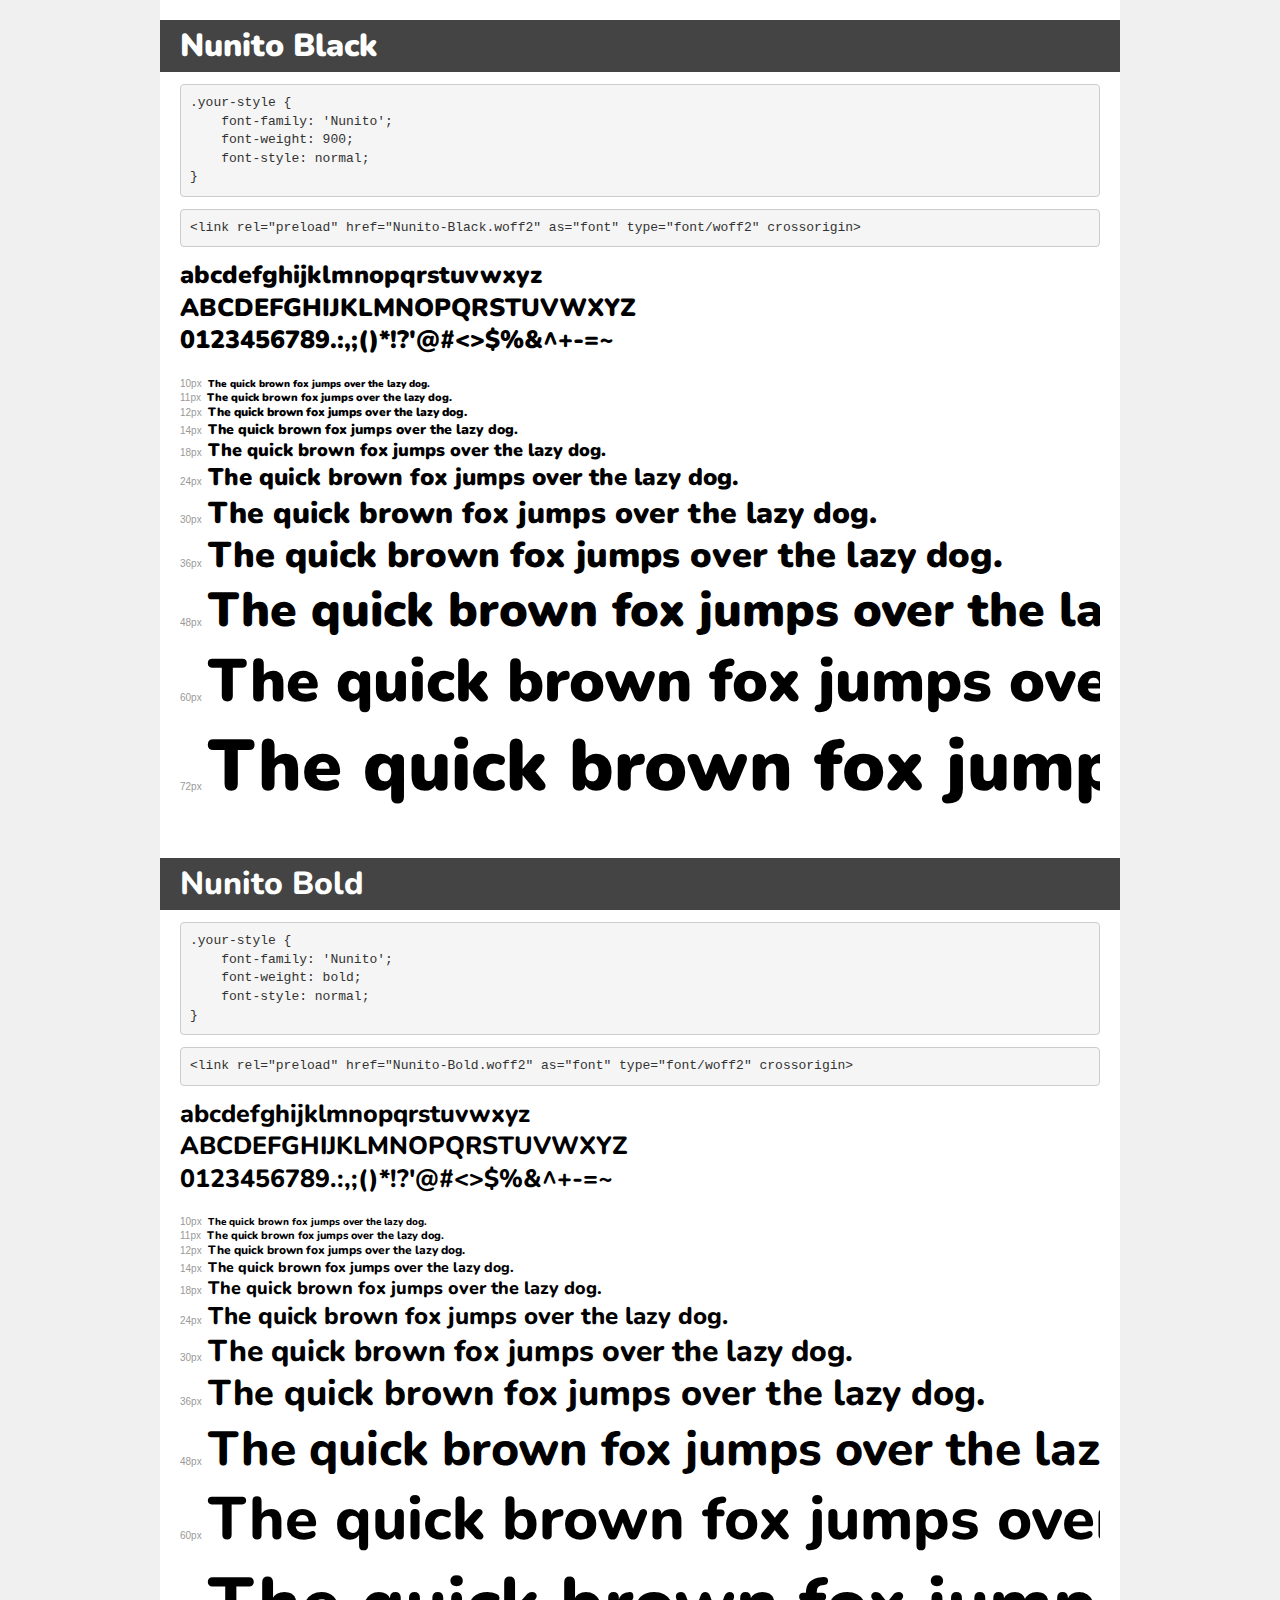
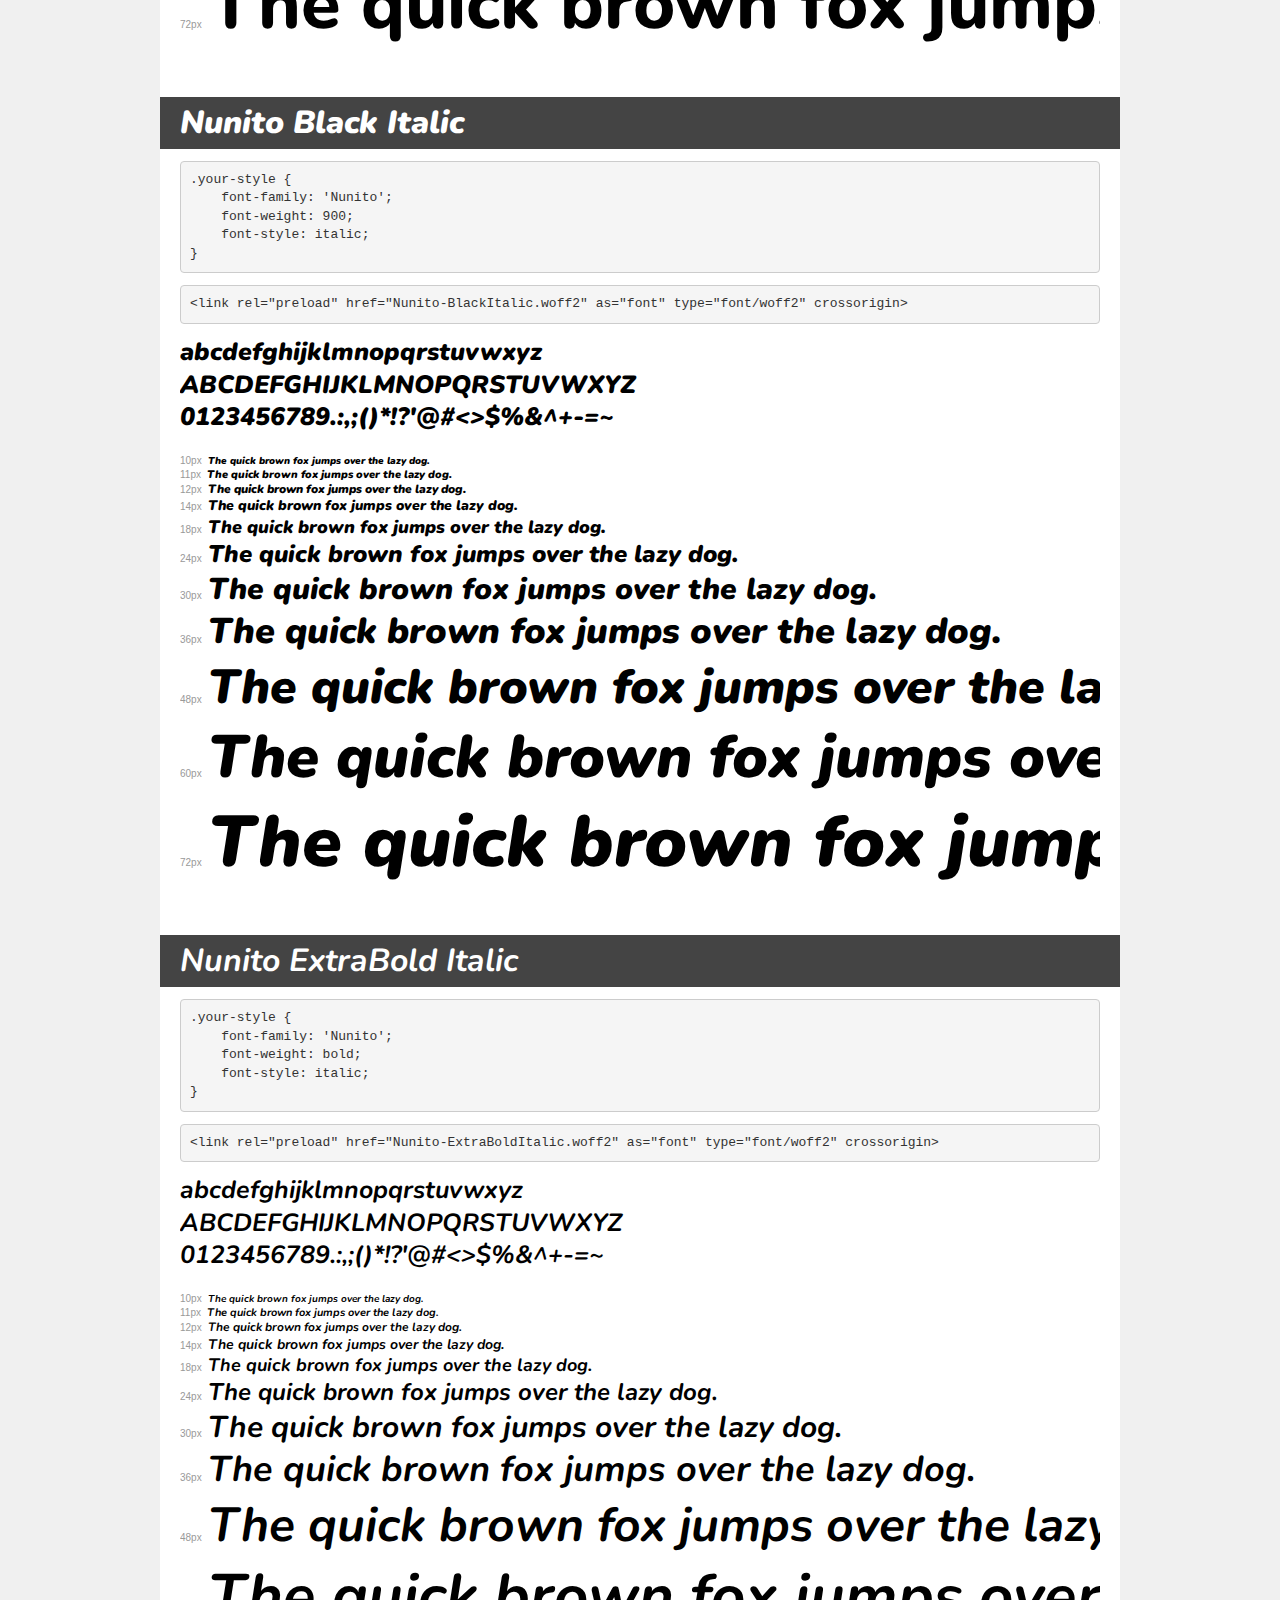
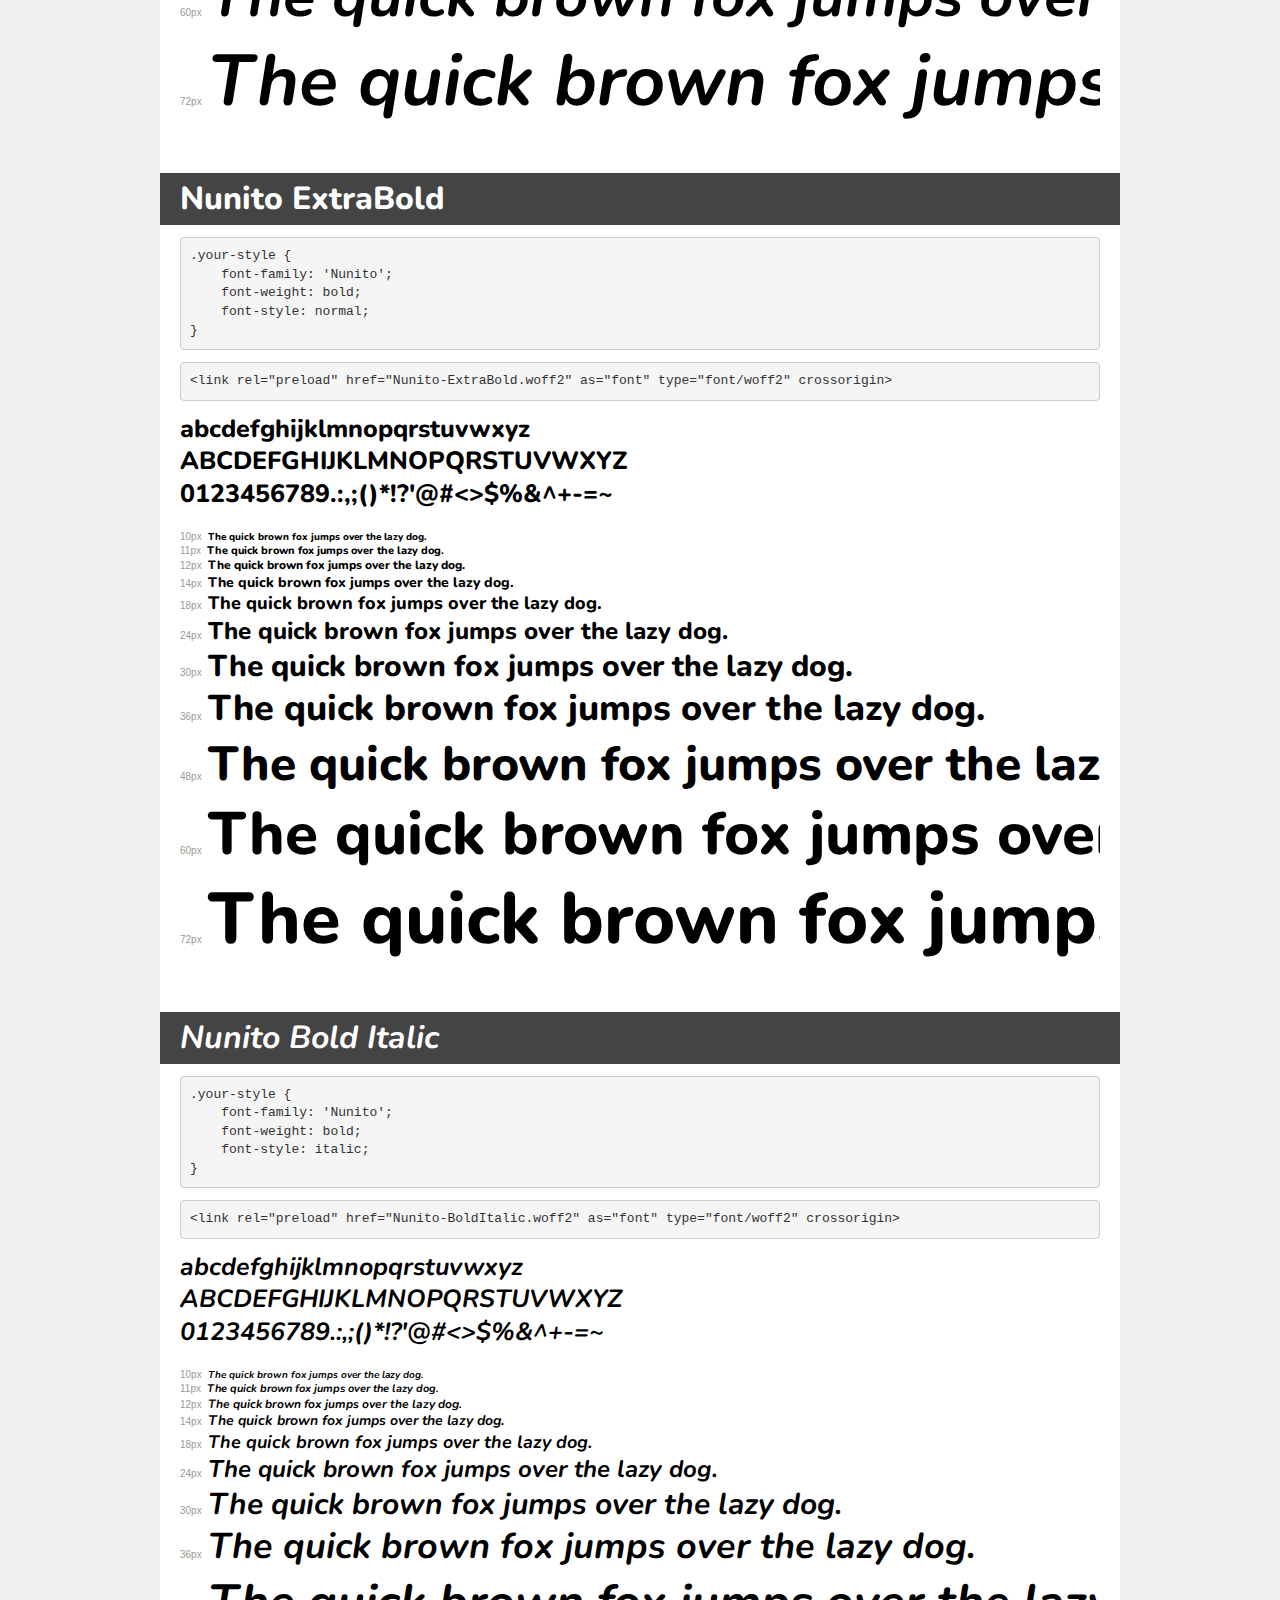
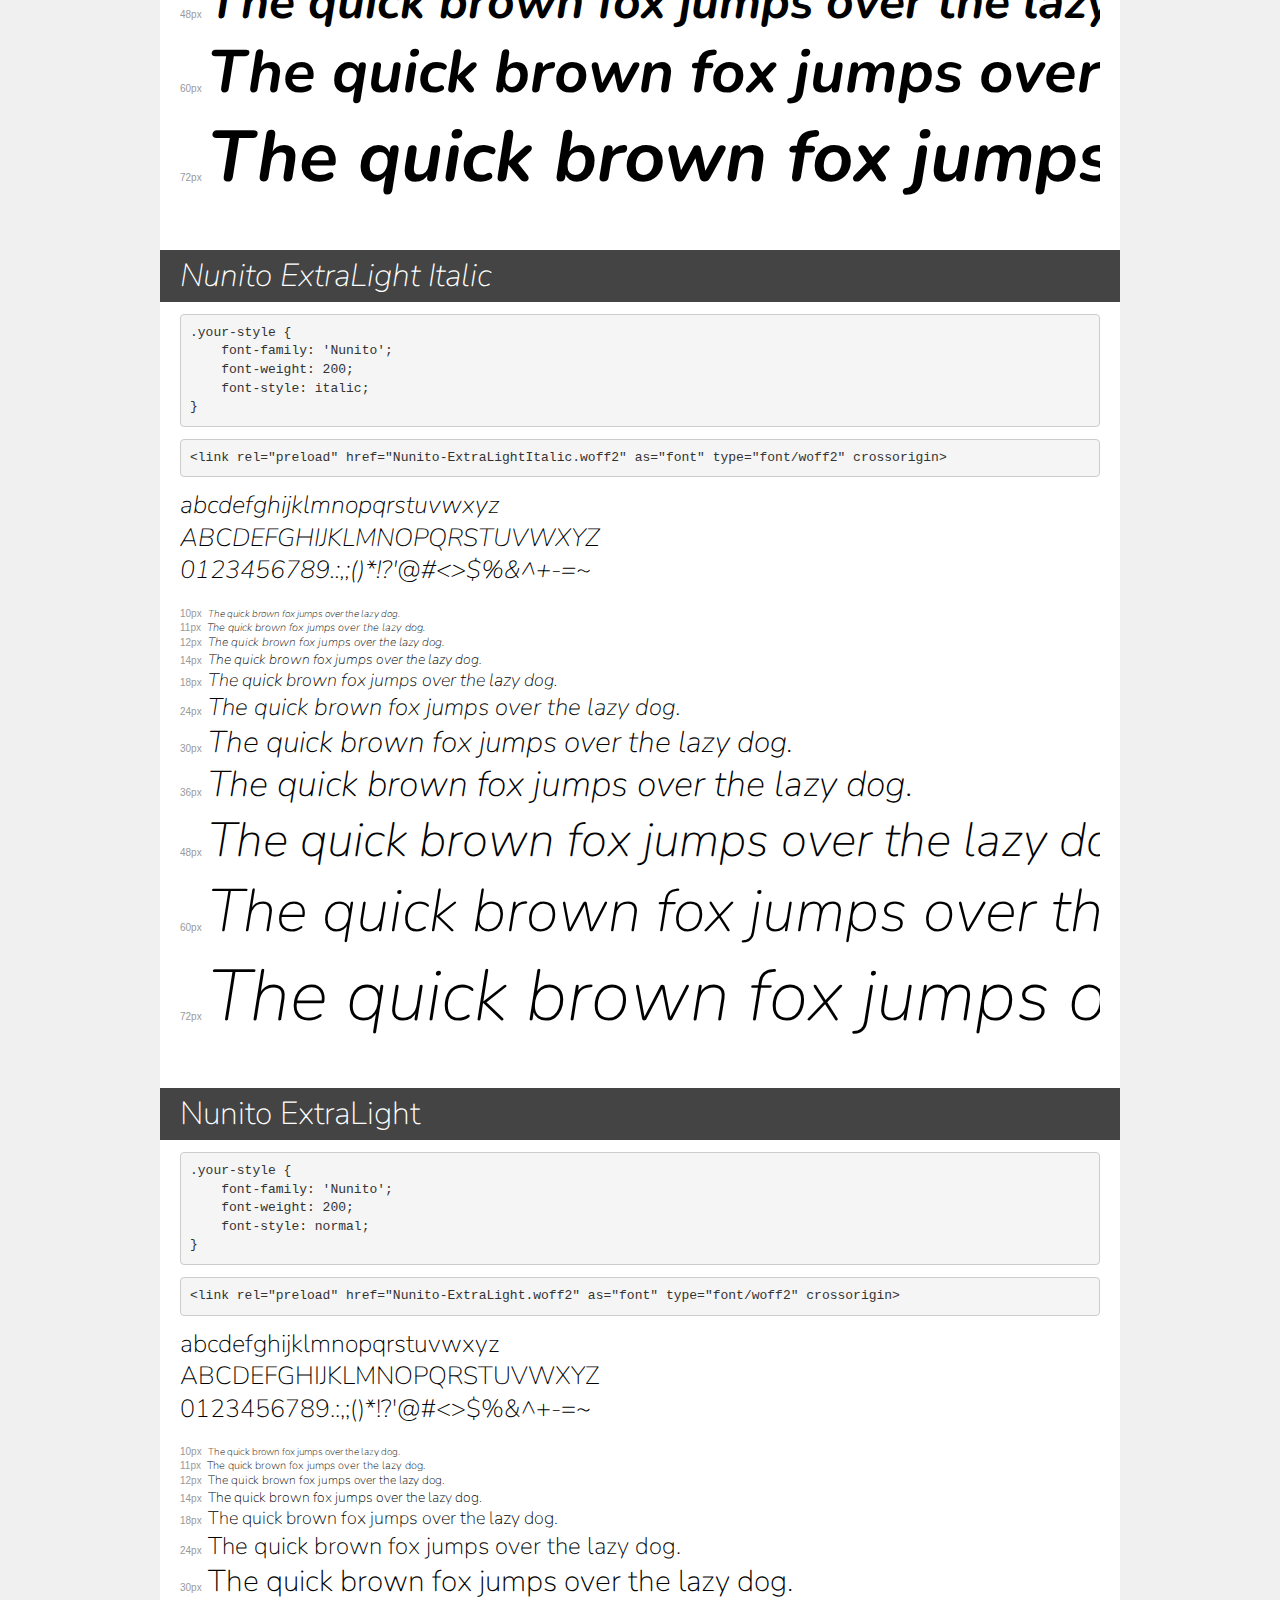
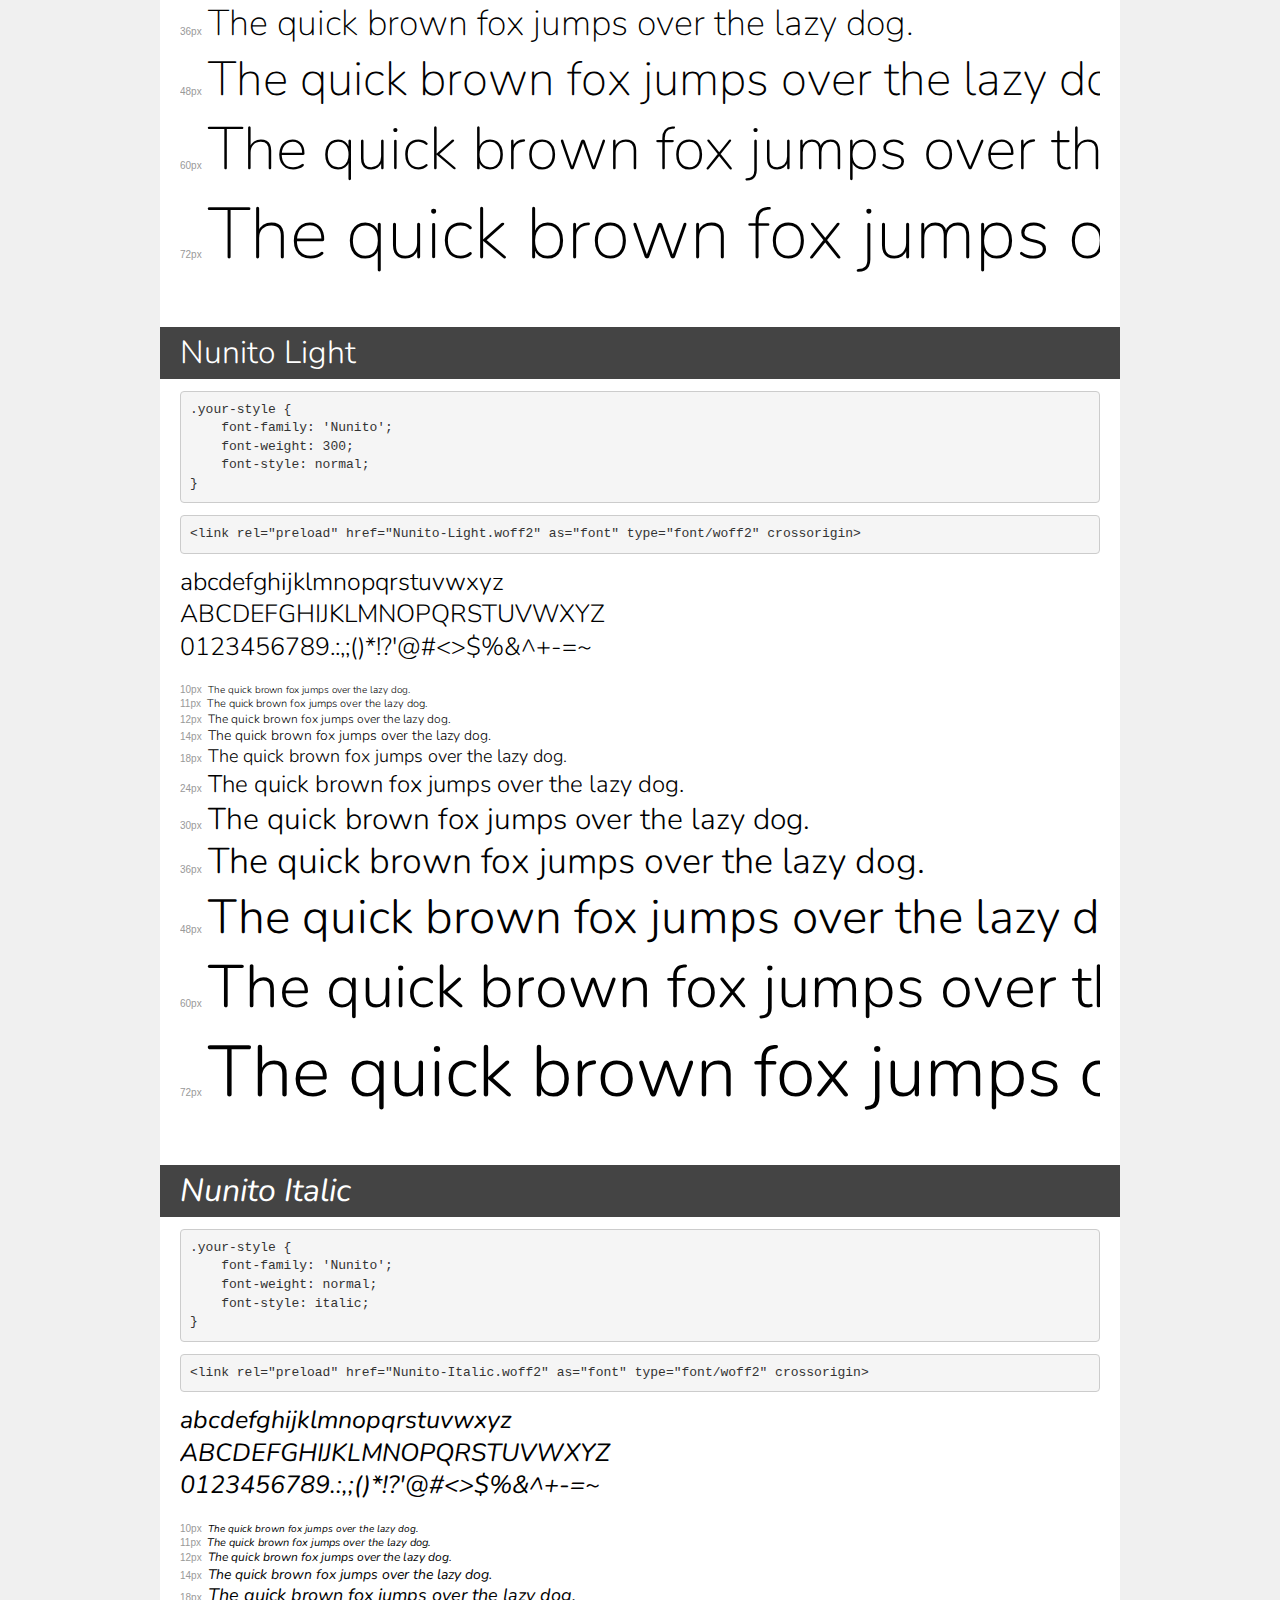
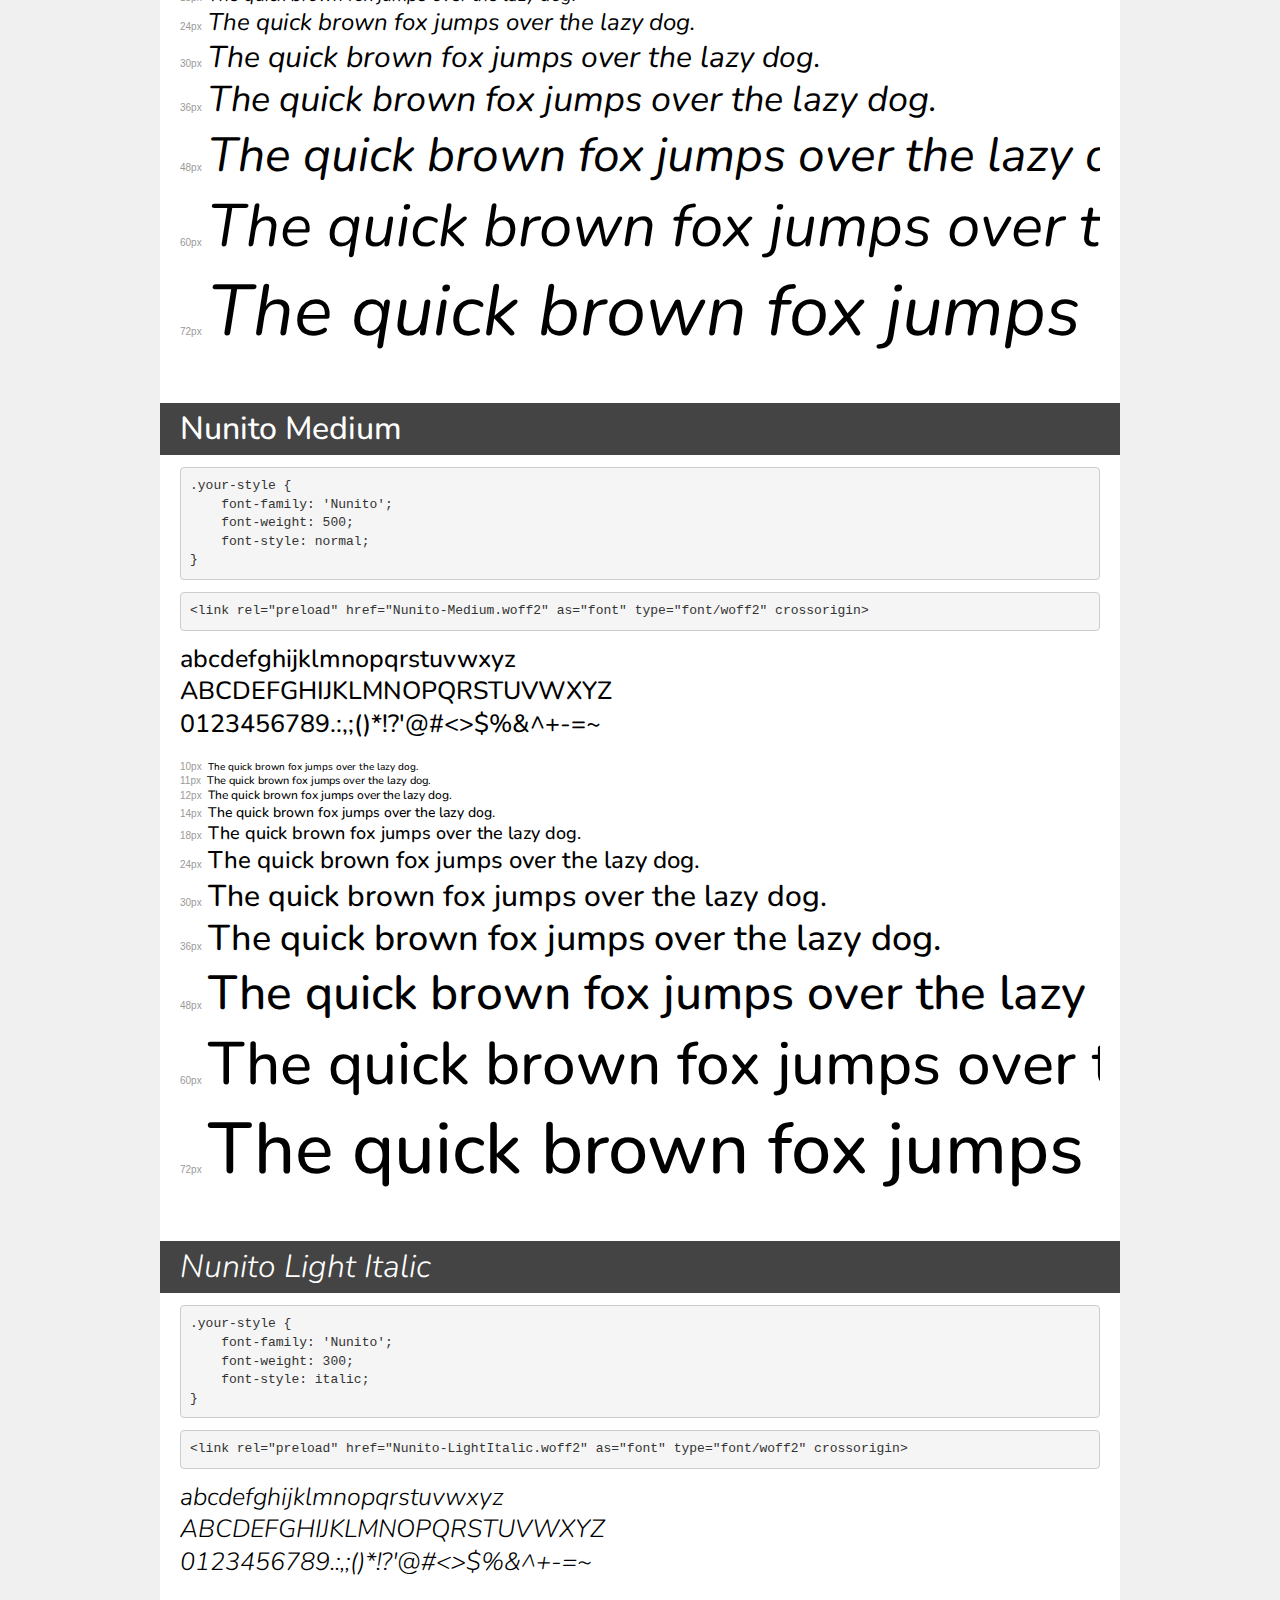
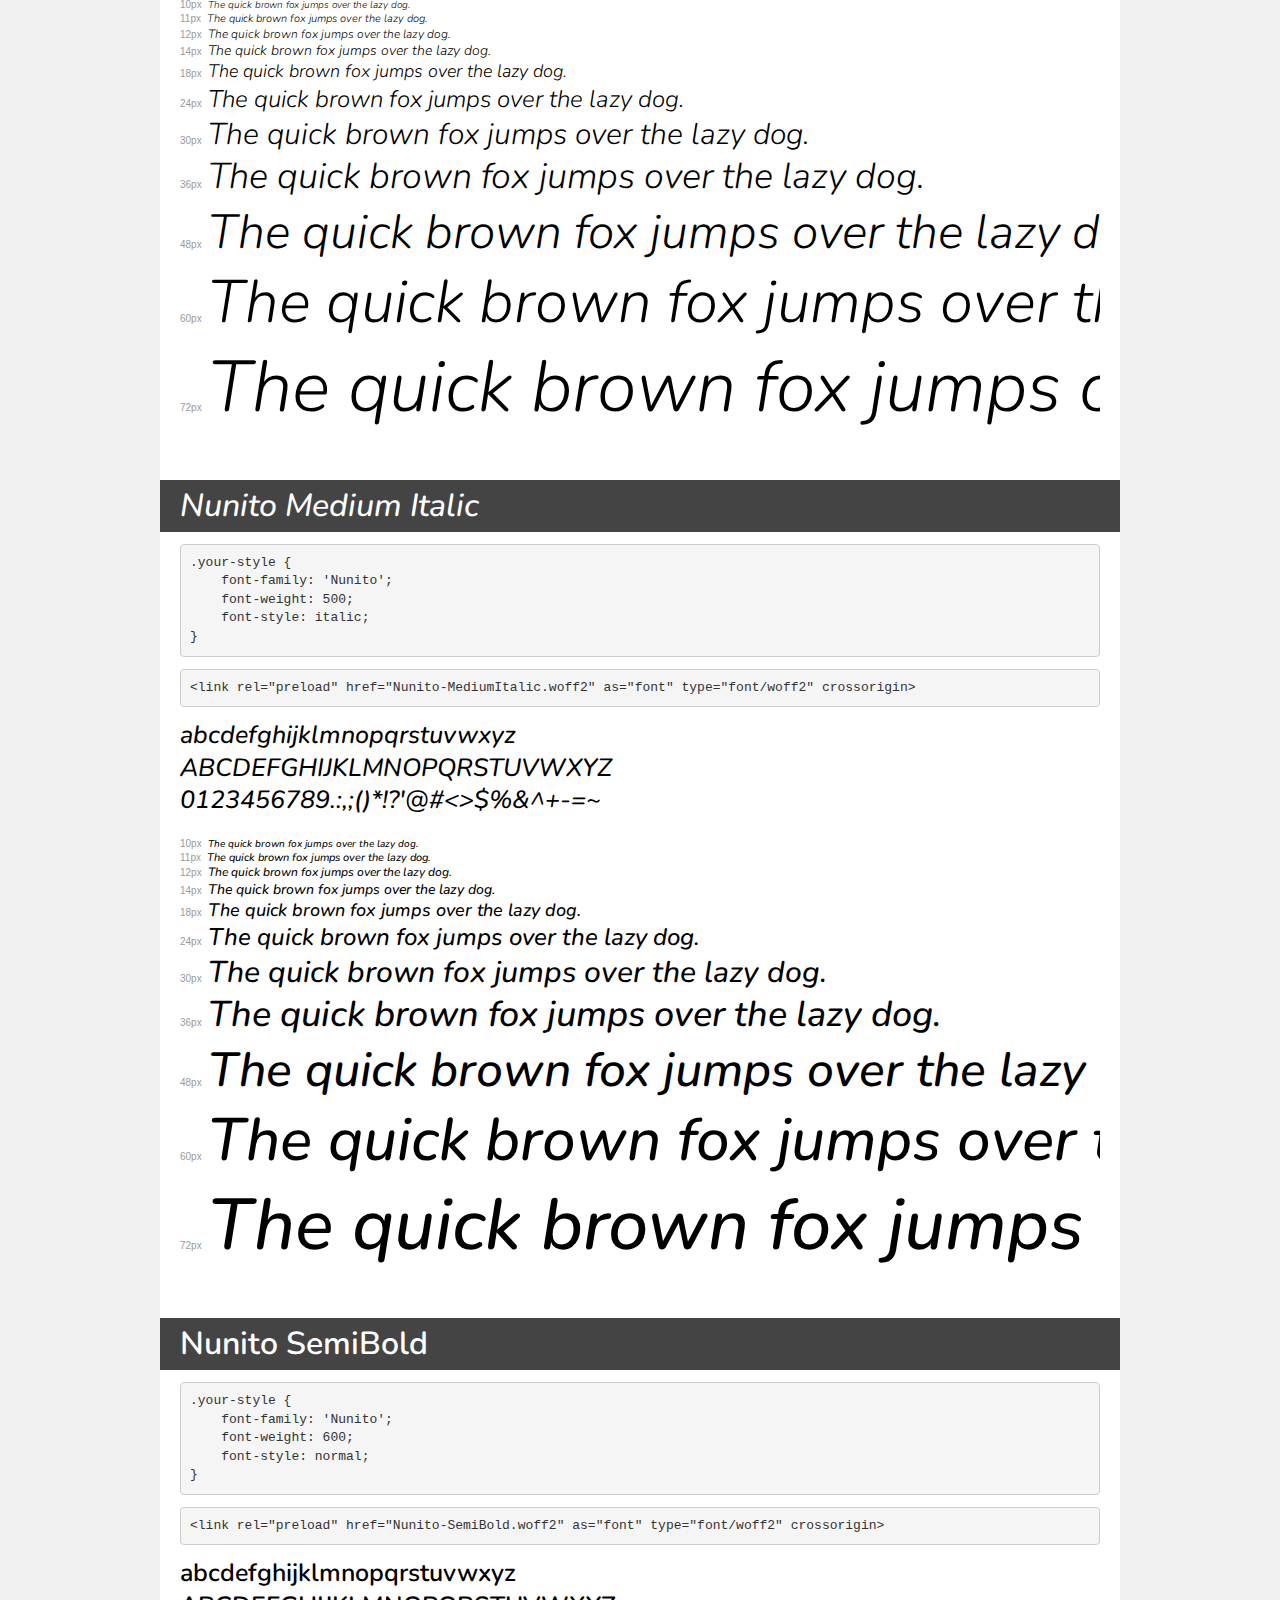
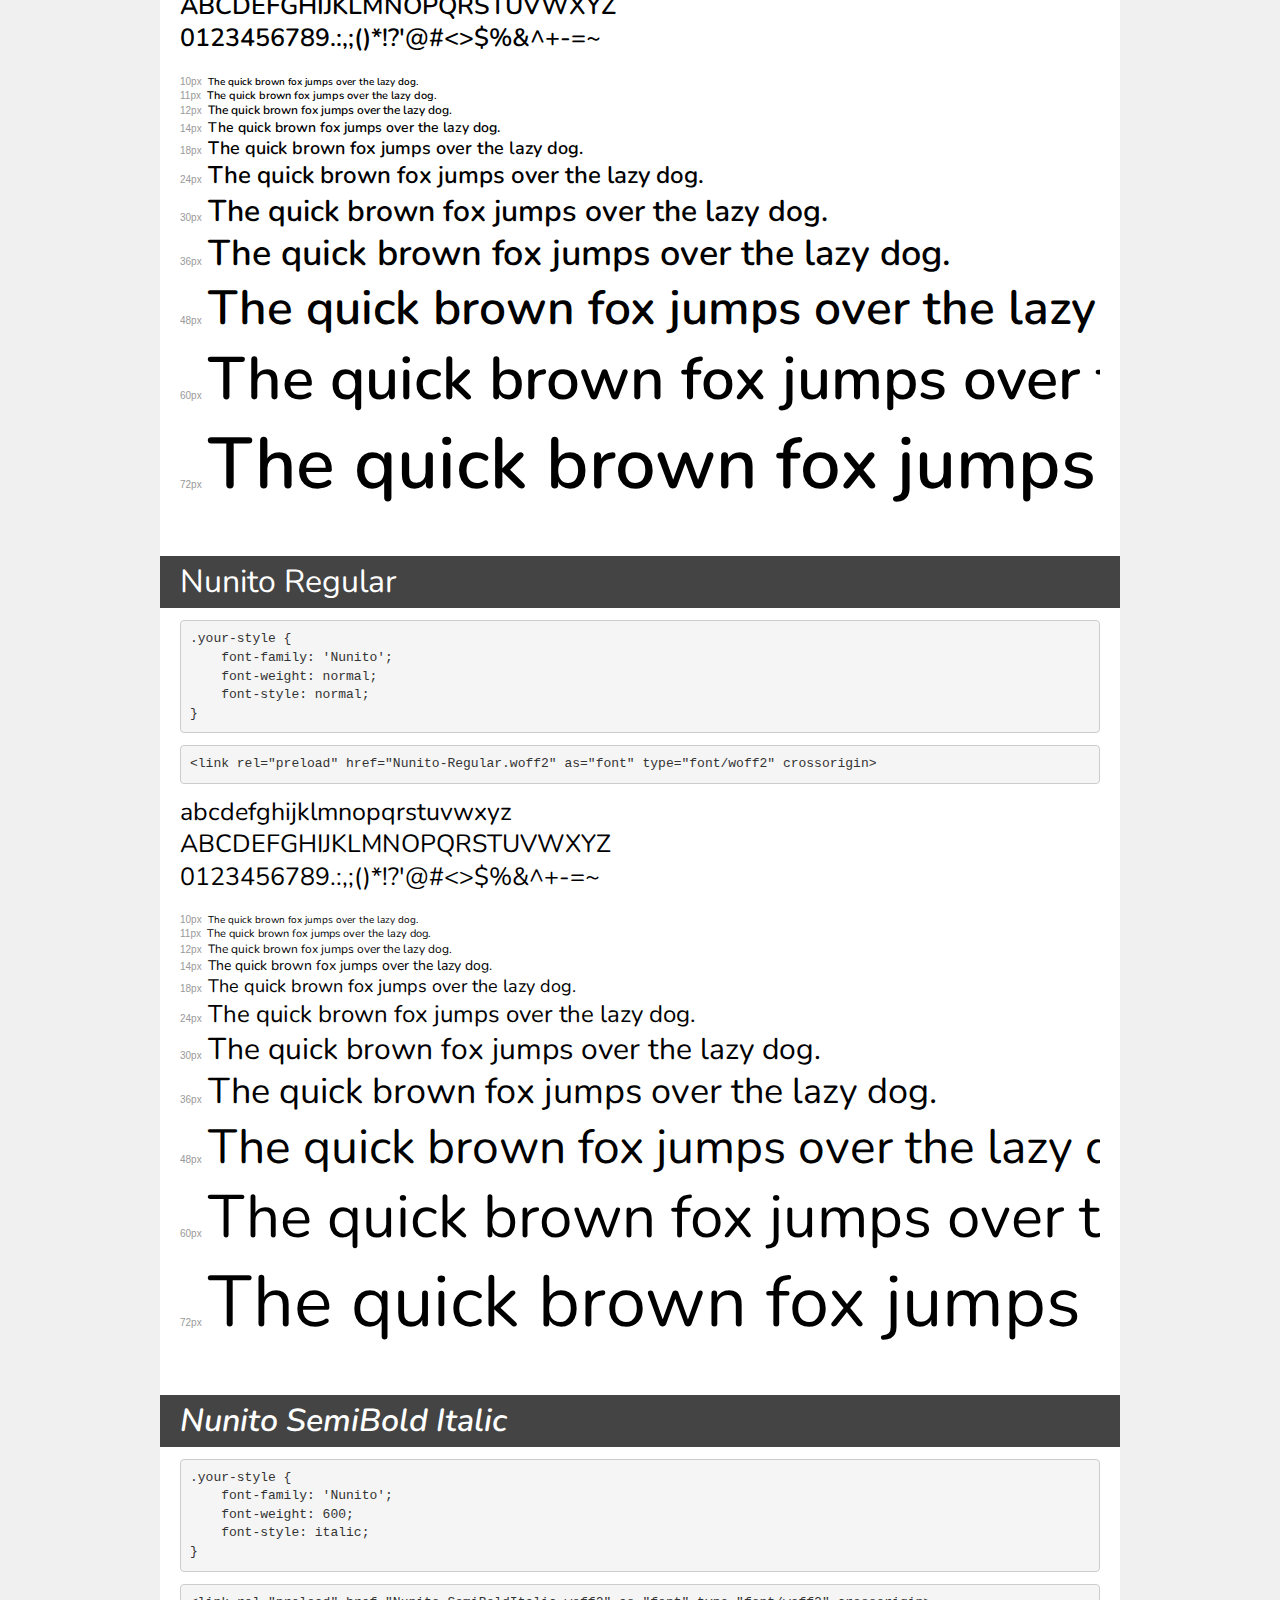
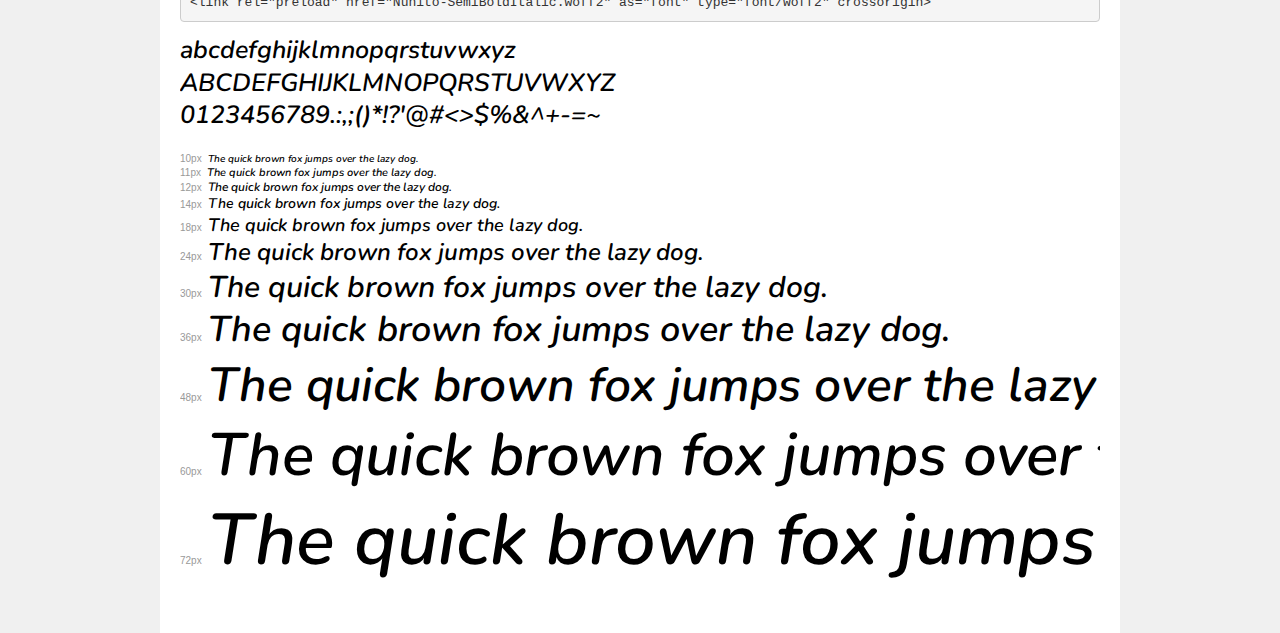
<file: css/vendor/nunito/demo.html>
<!DOCTYPE html>
<html lang="en">
<head>
    <meta charset="utf-8">
    <meta http-equiv="X-UA-Compatible" content="IE=edge">
    <meta name="viewport" content="width=device-width, initial-scale=1">
    <meta name="robots" content="noindex, noarchive">
    <meta name="format-detection" content="telephone=no">
    <title>Transfonter demo</title>
    <link href="stylesheet.css" rel="stylesheet">
    <style>
        /*
        http://meyerweb.com/eric/tools/css/reset/
        v2.0 | 20110126
        License: none (public domain)
        */
        html, body, div, span, applet, object, iframe,
        h1, h2, h3, h4, h5, h6, p, blockquote, pre,
        a, abbr, acronym, address, big, cite, code,
        del, dfn, em, img, ins, kbd, q, s, samp,
        small, strike, strong, sub, sup, tt, var,
        b, u, i, center,
        dl, dt, dd, ol, ul, li,
        fieldset, form, label, legend,
        table, caption, tbody, tfoot, thead, tr, th, td,
        article, aside, canvas, details, embed,
        figure, figcaption, footer, header, hgroup,
        menu, nav, output, ruby, section, summary,
        time, mark, audio, video {
            margin: 0;
            padding: 0;
            border: 0;
            font-size: 100%;
            font: inherit;
            vertical-align: baseline;
        }
        /* HTML5 display-role reset for older browsers */
        article, aside, details, figcaption, figure,
        footer, header, hgroup, menu, nav, section {
            display: block;
        }
        body {
            line-height: 1;
        }
        ol, ul {
            list-style: none;
        }
        blockquote, q {
            quotes: none;
        }
        blockquote:before, blockquote:after,
        q:before, q:after {
            content: '';
            content: none;
        }
        table {
            border-collapse: collapse;
            border-spacing: 0;
        }
        /* demo styles */
        body {
            background: #f0f0f0;
            color: #000;
        }
        .page {
            background: #fff;
            width: 920px;
            margin: 0 auto;
            padding: 20px 20px 0 20px;
            overflow: hidden;
        }
        .font-container {
            overflow-x: auto;
            overflow-y: hidden;
            margin-bottom: 40px;
            line-height: 1.3;
            white-space: nowrap;
            padding-bottom: 5px;
        }
        h1 {
            position: relative;
            background: #444;
            font-size: 32px;
            color: #fff;
            padding: 10px 20px;
            margin: 0 -20px 12px -20px;
        }
        .letters {
            font-size: 25px;
            margin-bottom: 20px;
        }
        .s10:before {
            content: '10px';
        }
        .s11:before {
            content: '11px';
        }
        .s12:before {
            content: '12px';
        }
        .s14:before {
            content: '14px';
        }
        .s18:before {
            content: '18px';
        }
        .s24:before {
            content: '24px';
        }
        .s30:before {
            content: '30px';
        }
        .s36:before {
            content: '36px';
        }
        .s48:before {
            content: '48px';
        }
        .s60:before {
            content: '60px';
        }
        .s72:before {
            content: '72px';
        }
        .s10:before, .s11:before, .s12:before, .s14:before,
        .s18:before, .s24:before, .s30:before, .s36:before,
        .s48:before, .s60:before, .s72:before {
            font-family: Arial, sans-serif;
            font-size: 10px;
            font-weight: normal;
            font-style: normal;
            color: #999;
            padding-right: 6px;
        }
        pre {
            display: block;
            padding: 9px;
            margin: 0 0 12px;
            font-family: Monaco, Menlo, Consolas, "Courier New", monospace;
            font-size: 13px;
            line-height: 1.428571429;
            color: #333;
            font-weight: normal;
            font-style: normal;
            background-color: #f5f5f5;
            border: 1px solid #ccc;
            overflow-x: auto;
            border-radius: 4px;
        }
        /* responsive */
        @media (max-width: 959px) {
            .page {
                width: auto;
                margin: 0;
            }
        }
    </style>
</head>
<body>
<div class="page">
    <div class="demo">
        <h1 style="font-family: 'Nunito'; font-weight: 900; font-style: normal;">Nunito Black</h1>
        <pre title="Usage">.your-style {
    font-family: 'Nunito';
    font-weight: 900;
    font-style: normal;
}</pre>
        <pre title="Preload (optional)">
&lt;link rel=&quot;preload&quot; href=&quot;Nunito-Black.woff2&quot; as=&quot;font&quot; type=&quot;font/woff2&quot; crossorigin&gt;</pre>
        <div class="font-container" style="font-family: 'Nunito'; font-weight: 900; font-style: normal;">
            <p class="letters">
                abcdefghijklmnopqrstuvwxyz<br>
ABCDEFGHIJKLMNOPQRSTUVWXYZ<br>
                0123456789.:,;()*!?'@#&lt;&gt;$%&^+-=~
            </p>
            <p class="s10" style="font-size: 10px;">The quick brown fox jumps over the lazy dog.</p>
            <p class="s11" style="font-size: 11px;">The quick brown fox jumps over the lazy dog.</p>
            <p class="s12" style="font-size: 12px;">The quick brown fox jumps over the lazy dog.</p>
            <p class="s14" style="font-size: 14px;">The quick brown fox jumps over the lazy dog.</p>
            <p class="s18" style="font-size: 18px;">The quick brown fox jumps over the lazy dog.</p>
            <p class="s24" style="font-size: 24px;">The quick brown fox jumps over the lazy dog.</p>
            <p class="s30" style="font-size: 30px;">The quick brown fox jumps over the lazy dog.</p>
            <p class="s36" style="font-size: 36px;">The quick brown fox jumps over the lazy dog.</p>
            <p class="s48" style="font-size: 48px;">The quick brown fox jumps over the lazy dog.</p>
            <p class="s60" style="font-size: 60px;">The quick brown fox jumps over the lazy dog.</p>
            <p class="s72" style="font-size: 72px;">The quick brown fox jumps over the lazy dog.</p>
        </div>
    </div>

    <div class="demo">
        <h1 style="font-family: 'Nunito'; font-weight: bold; font-style: normal;">Nunito Bold</h1>
        <pre title="Usage">.your-style {
    font-family: 'Nunito';
    font-weight: bold;
    font-style: normal;
}</pre>
        <pre title="Preload (optional)">
&lt;link rel=&quot;preload&quot; href=&quot;Nunito-Bold.woff2&quot; as=&quot;font&quot; type=&quot;font/woff2&quot; crossorigin&gt;</pre>
        <div class="font-container" style="font-family: 'Nunito'; font-weight: bold; font-style: normal;">
            <p class="letters">
                abcdefghijklmnopqrstuvwxyz<br>
ABCDEFGHIJKLMNOPQRSTUVWXYZ<br>
                0123456789.:,;()*!?'@#&lt;&gt;$%&^+-=~
            </p>
            <p class="s10" style="font-size: 10px;">The quick brown fox jumps over the lazy dog.</p>
            <p class="s11" style="font-size: 11px;">The quick brown fox jumps over the lazy dog.</p>
            <p class="s12" style="font-size: 12px;">The quick brown fox jumps over the lazy dog.</p>
            <p class="s14" style="font-size: 14px;">The quick brown fox jumps over the lazy dog.</p>
            <p class="s18" style="font-size: 18px;">The quick brown fox jumps over the lazy dog.</p>
            <p class="s24" style="font-size: 24px;">The quick brown fox jumps over the lazy dog.</p>
            <p class="s30" style="font-size: 30px;">The quick brown fox jumps over the lazy dog.</p>
            <p class="s36" style="font-size: 36px;">The quick brown fox jumps over the lazy dog.</p>
            <p class="s48" style="font-size: 48px;">The quick brown fox jumps over the lazy dog.</p>
            <p class="s60" style="font-size: 60px;">The quick brown fox jumps over the lazy dog.</p>
            <p class="s72" style="font-size: 72px;">The quick brown fox jumps over the lazy dog.</p>
        </div>
    </div>

    <div class="demo">
        <h1 style="font-family: 'Nunito'; font-weight: 900; font-style: italic;">Nunito Black Italic</h1>
        <pre title="Usage">.your-style {
    font-family: 'Nunito';
    font-weight: 900;
    font-style: italic;
}</pre>
        <pre title="Preload (optional)">
&lt;link rel=&quot;preload&quot; href=&quot;Nunito-BlackItalic.woff2&quot; as=&quot;font&quot; type=&quot;font/woff2&quot; crossorigin&gt;</pre>
        <div class="font-container" style="font-family: 'Nunito'; font-weight: 900; font-style: italic;">
            <p class="letters">
                abcdefghijklmnopqrstuvwxyz<br>
ABCDEFGHIJKLMNOPQRSTUVWXYZ<br>
                0123456789.:,;()*!?'@#&lt;&gt;$%&^+-=~
            </p>
            <p class="s10" style="font-size: 10px;">The quick brown fox jumps over the lazy dog.</p>
            <p class="s11" style="font-size: 11px;">The quick brown fox jumps over the lazy dog.</p>
            <p class="s12" style="font-size: 12px;">The quick brown fox jumps over the lazy dog.</p>
            <p class="s14" style="font-size: 14px;">The quick brown fox jumps over the lazy dog.</p>
            <p class="s18" style="font-size: 18px;">The quick brown fox jumps over the lazy dog.</p>
            <p class="s24" style="font-size: 24px;">The quick brown fox jumps over the lazy dog.</p>
            <p class="s30" style="font-size: 30px;">The quick brown fox jumps over the lazy dog.</p>
            <p class="s36" style="font-size: 36px;">The quick brown fox jumps over the lazy dog.</p>
            <p class="s48" style="font-size: 48px;">The quick brown fox jumps over the lazy dog.</p>
            <p class="s60" style="font-size: 60px;">The quick brown fox jumps over the lazy dog.</p>
            <p class="s72" style="font-size: 72px;">The quick brown fox jumps over the lazy dog.</p>
        </div>
    </div>

    <div class="demo">
        <h1 style="font-family: 'Nunito'; font-weight: bold; font-style: italic;">Nunito ExtraBold Italic</h1>
        <pre title="Usage">.your-style {
    font-family: 'Nunito';
    font-weight: bold;
    font-style: italic;
}</pre>
        <pre title="Preload (optional)">
&lt;link rel=&quot;preload&quot; href=&quot;Nunito-ExtraBoldItalic.woff2&quot; as=&quot;font&quot; type=&quot;font/woff2&quot; crossorigin&gt;</pre>
        <div class="font-container" style="font-family: 'Nunito'; font-weight: bold; font-style: italic;">
            <p class="letters">
                abcdefghijklmnopqrstuvwxyz<br>
ABCDEFGHIJKLMNOPQRSTUVWXYZ<br>
                0123456789.:,;()*!?'@#&lt;&gt;$%&^+-=~
            </p>
            <p class="s10" style="font-size: 10px;">The quick brown fox jumps over the lazy dog.</p>
            <p class="s11" style="font-size: 11px;">The quick brown fox jumps over the lazy dog.</p>
            <p class="s12" style="font-size: 12px;">The quick brown fox jumps over the lazy dog.</p>
            <p class="s14" style="font-size: 14px;">The quick brown fox jumps over the lazy dog.</p>
            <p class="s18" style="font-size: 18px;">The quick brown fox jumps over the lazy dog.</p>
            <p class="s24" style="font-size: 24px;">The quick brown fox jumps over the lazy dog.</p>
            <p class="s30" style="font-size: 30px;">The quick brown fox jumps over the lazy dog.</p>
            <p class="s36" style="font-size: 36px;">The quick brown fox jumps over the lazy dog.</p>
            <p class="s48" style="font-size: 48px;">The quick brown fox jumps over the lazy dog.</p>
            <p class="s60" style="font-size: 60px;">The quick brown fox jumps over the lazy dog.</p>
            <p class="s72" style="font-size: 72px;">The quick brown fox jumps over the lazy dog.</p>
        </div>
    </div>

    <div class="demo">
        <h1 style="font-family: 'Nunito'; font-weight: bold; font-style: normal;">Nunito ExtraBold</h1>
        <pre title="Usage">.your-style {
    font-family: 'Nunito';
    font-weight: bold;
    font-style: normal;
}</pre>
        <pre title="Preload (optional)">
&lt;link rel=&quot;preload&quot; href=&quot;Nunito-ExtraBold.woff2&quot; as=&quot;font&quot; type=&quot;font/woff2&quot; crossorigin&gt;</pre>
        <div class="font-container" style="font-family: 'Nunito'; font-weight: bold; font-style: normal;">
            <p class="letters">
                abcdefghijklmnopqrstuvwxyz<br>
ABCDEFGHIJKLMNOPQRSTUVWXYZ<br>
                0123456789.:,;()*!?'@#&lt;&gt;$%&^+-=~
            </p>
            <p class="s10" style="font-size: 10px;">The quick brown fox jumps over the lazy dog.</p>
            <p class="s11" style="font-size: 11px;">The quick brown fox jumps over the lazy dog.</p>
            <p class="s12" style="font-size: 12px;">The quick brown fox jumps over the lazy dog.</p>
            <p class="s14" style="font-size: 14px;">The quick brown fox jumps over the lazy dog.</p>
            <p class="s18" style="font-size: 18px;">The quick brown fox jumps over the lazy dog.</p>
            <p class="s24" style="font-size: 24px;">The quick brown fox jumps over the lazy dog.</p>
            <p class="s30" style="font-size: 30px;">The quick brown fox jumps over the lazy dog.</p>
            <p class="s36" style="font-size: 36px;">The quick brown fox jumps over the lazy dog.</p>
            <p class="s48" style="font-size: 48px;">The quick brown fox jumps over the lazy dog.</p>
            <p class="s60" style="font-size: 60px;">The quick brown fox jumps over the lazy dog.</p>
            <p class="s72" style="font-size: 72px;">The quick brown fox jumps over the lazy dog.</p>
        </div>
    </div>

    <div class="demo">
        <h1 style="font-family: 'Nunito'; font-weight: bold; font-style: italic;">Nunito Bold Italic</h1>
        <pre title="Usage">.your-style {
    font-family: 'Nunito';
    font-weight: bold;
    font-style: italic;
}</pre>
        <pre title="Preload (optional)">
&lt;link rel=&quot;preload&quot; href=&quot;Nunito-BoldItalic.woff2&quot; as=&quot;font&quot; type=&quot;font/woff2&quot; crossorigin&gt;</pre>
        <div class="font-container" style="font-family: 'Nunito'; font-weight: bold; font-style: italic;">
            <p class="letters">
                abcdefghijklmnopqrstuvwxyz<br>
ABCDEFGHIJKLMNOPQRSTUVWXYZ<br>
                0123456789.:,;()*!?'@#&lt;&gt;$%&^+-=~
            </p>
            <p class="s10" style="font-size: 10px;">The quick brown fox jumps over the lazy dog.</p>
            <p class="s11" style="font-size: 11px;">The quick brown fox jumps over the lazy dog.</p>
            <p class="s12" style="font-size: 12px;">The quick brown fox jumps over the lazy dog.</p>
            <p class="s14" style="font-size: 14px;">The quick brown fox jumps over the lazy dog.</p>
            <p class="s18" style="font-size: 18px;">The quick brown fox jumps over the lazy dog.</p>
            <p class="s24" style="font-size: 24px;">The quick brown fox jumps over the lazy dog.</p>
            <p class="s30" style="font-size: 30px;">The quick brown fox jumps over the lazy dog.</p>
            <p class="s36" style="font-size: 36px;">The quick brown fox jumps over the lazy dog.</p>
            <p class="s48" style="font-size: 48px;">The quick brown fox jumps over the lazy dog.</p>
            <p class="s60" style="font-size: 60px;">The quick brown fox jumps over the lazy dog.</p>
            <p class="s72" style="font-size: 72px;">The quick brown fox jumps over the lazy dog.</p>
        </div>
    </div>

    <div class="demo">
        <h1 style="font-family: 'Nunito'; font-weight: 200; font-style: italic;">Nunito ExtraLight Italic</h1>
        <pre title="Usage">.your-style {
    font-family: 'Nunito';
    font-weight: 200;
    font-style: italic;
}</pre>
        <pre title="Preload (optional)">
&lt;link rel=&quot;preload&quot; href=&quot;Nunito-ExtraLightItalic.woff2&quot; as=&quot;font&quot; type=&quot;font/woff2&quot; crossorigin&gt;</pre>
        <div class="font-container" style="font-family: 'Nunito'; font-weight: 200; font-style: italic;">
            <p class="letters">
                abcdefghijklmnopqrstuvwxyz<br>
ABCDEFGHIJKLMNOPQRSTUVWXYZ<br>
                0123456789.:,;()*!?'@#&lt;&gt;$%&^+-=~
            </p>
            <p class="s10" style="font-size: 10px;">The quick brown fox jumps over the lazy dog.</p>
            <p class="s11" style="font-size: 11px;">The quick brown fox jumps over the lazy dog.</p>
            <p class="s12" style="font-size: 12px;">The quick brown fox jumps over the lazy dog.</p>
            <p class="s14" style="font-size: 14px;">The quick brown fox jumps over the lazy dog.</p>
            <p class="s18" style="font-size: 18px;">The quick brown fox jumps over the lazy dog.</p>
            <p class="s24" style="font-size: 24px;">The quick brown fox jumps over the lazy dog.</p>
            <p class="s30" style="font-size: 30px;">The quick brown fox jumps over the lazy dog.</p>
            <p class="s36" style="font-size: 36px;">The quick brown fox jumps over the lazy dog.</p>
            <p class="s48" style="font-size: 48px;">The quick brown fox jumps over the lazy dog.</p>
            <p class="s60" style="font-size: 60px;">The quick brown fox jumps over the lazy dog.</p>
            <p class="s72" style="font-size: 72px;">The quick brown fox jumps over the lazy dog.</p>
        </div>
    </div>

    <div class="demo">
        <h1 style="font-family: 'Nunito'; font-weight: 200; font-style: normal;">Nunito ExtraLight</h1>
        <pre title="Usage">.your-style {
    font-family: 'Nunito';
    font-weight: 200;
    font-style: normal;
}</pre>
        <pre title="Preload (optional)">
&lt;link rel=&quot;preload&quot; href=&quot;Nunito-ExtraLight.woff2&quot; as=&quot;font&quot; type=&quot;font/woff2&quot; crossorigin&gt;</pre>
        <div class="font-container" style="font-family: 'Nunito'; font-weight: 200; font-style: normal;">
            <p class="letters">
                abcdefghijklmnopqrstuvwxyz<br>
ABCDEFGHIJKLMNOPQRSTUVWXYZ<br>
                0123456789.:,;()*!?'@#&lt;&gt;$%&^+-=~
            </p>
            <p class="s10" style="font-size: 10px;">The quick brown fox jumps over the lazy dog.</p>
            <p class="s11" style="font-size: 11px;">The quick brown fox jumps over the lazy dog.</p>
            <p class="s12" style="font-size: 12px;">The quick brown fox jumps over the lazy dog.</p>
            <p class="s14" style="font-size: 14px;">The quick brown fox jumps over the lazy dog.</p>
            <p class="s18" style="font-size: 18px;">The quick brown fox jumps over the lazy dog.</p>
            <p class="s24" style="font-size: 24px;">The quick brown fox jumps over the lazy dog.</p>
            <p class="s30" style="font-size: 30px;">The quick brown fox jumps over the lazy dog.</p>
            <p class="s36" style="font-size: 36px;">The quick brown fox jumps over the lazy dog.</p>
            <p class="s48" style="font-size: 48px;">The quick brown fox jumps over the lazy dog.</p>
            <p class="s60" style="font-size: 60px;">The quick brown fox jumps over the lazy dog.</p>
            <p class="s72" style="font-size: 72px;">The quick brown fox jumps over the lazy dog.</p>
        </div>
    </div>

    <div class="demo">
        <h1 style="font-family: 'Nunito'; font-weight: 300; font-style: normal;">Nunito Light</h1>
        <pre title="Usage">.your-style {
    font-family: 'Nunito';
    font-weight: 300;
    font-style: normal;
}</pre>
        <pre title="Preload (optional)">
&lt;link rel=&quot;preload&quot; href=&quot;Nunito-Light.woff2&quot; as=&quot;font&quot; type=&quot;font/woff2&quot; crossorigin&gt;</pre>
        <div class="font-container" style="font-family: 'Nunito'; font-weight: 300; font-style: normal;">
            <p class="letters">
                abcdefghijklmnopqrstuvwxyz<br>
ABCDEFGHIJKLMNOPQRSTUVWXYZ<br>
                0123456789.:,;()*!?'@#&lt;&gt;$%&^+-=~
            </p>
            <p class="s10" style="font-size: 10px;">The quick brown fox jumps over the lazy dog.</p>
            <p class="s11" style="font-size: 11px;">The quick brown fox jumps over the lazy dog.</p>
            <p class="s12" style="font-size: 12px;">The quick brown fox jumps over the lazy dog.</p>
            <p class="s14" style="font-size: 14px;">The quick brown fox jumps over the lazy dog.</p>
            <p class="s18" style="font-size: 18px;">The quick brown fox jumps over the lazy dog.</p>
            <p class="s24" style="font-size: 24px;">The quick brown fox jumps over the lazy dog.</p>
            <p class="s30" style="font-size: 30px;">The quick brown fox jumps over the lazy dog.</p>
            <p class="s36" style="font-size: 36px;">The quick brown fox jumps over the lazy dog.</p>
            <p class="s48" style="font-size: 48px;">The quick brown fox jumps over the lazy dog.</p>
            <p class="s60" style="font-size: 60px;">The quick brown fox jumps over the lazy dog.</p>
            <p class="s72" style="font-size: 72px;">The quick brown fox jumps over the lazy dog.</p>
        </div>
    </div>

    <div class="demo">
        <h1 style="font-family: 'Nunito'; font-weight: normal; font-style: italic;">Nunito Italic</h1>
        <pre title="Usage">.your-style {
    font-family: 'Nunito';
    font-weight: normal;
    font-style: italic;
}</pre>
        <pre title="Preload (optional)">
&lt;link rel=&quot;preload&quot; href=&quot;Nunito-Italic.woff2&quot; as=&quot;font&quot; type=&quot;font/woff2&quot; crossorigin&gt;</pre>
        <div class="font-container" style="font-family: 'Nunito'; font-weight: normal; font-style: italic;">
            <p class="letters">
                abcdefghijklmnopqrstuvwxyz<br>
ABCDEFGHIJKLMNOPQRSTUVWXYZ<br>
                0123456789.:,;()*!?'@#&lt;&gt;$%&^+-=~
            </p>
            <p class="s10" style="font-size: 10px;">The quick brown fox jumps over the lazy dog.</p>
            <p class="s11" style="font-size: 11px;">The quick brown fox jumps over the lazy dog.</p>
            <p class="s12" style="font-size: 12px;">The quick brown fox jumps over the lazy dog.</p>
            <p class="s14" style="font-size: 14px;">The quick brown fox jumps over the lazy dog.</p>
            <p class="s18" style="font-size: 18px;">The quick brown fox jumps over the lazy dog.</p>
            <p class="s24" style="font-size: 24px;">The quick brown fox jumps over the lazy dog.</p>
            <p class="s30" style="font-size: 30px;">The quick brown fox jumps over the lazy dog.</p>
            <p class="s36" style="font-size: 36px;">The quick brown fox jumps over the lazy dog.</p>
            <p class="s48" style="font-size: 48px;">The quick brown fox jumps over the lazy dog.</p>
            <p class="s60" style="font-size: 60px;">The quick brown fox jumps over the lazy dog.</p>
            <p class="s72" style="font-size: 72px;">The quick brown fox jumps over the lazy dog.</p>
        </div>
    </div>

    <div class="demo">
        <h1 style="font-family: 'Nunito'; font-weight: 500; font-style: normal;">Nunito Medium</h1>
        <pre title="Usage">.your-style {
    font-family: 'Nunito';
    font-weight: 500;
    font-style: normal;
}</pre>
        <pre title="Preload (optional)">
&lt;link rel=&quot;preload&quot; href=&quot;Nunito-Medium.woff2&quot; as=&quot;font&quot; type=&quot;font/woff2&quot; crossorigin&gt;</pre>
        <div class="font-container" style="font-family: 'Nunito'; font-weight: 500; font-style: normal;">
            <p class="letters">
                abcdefghijklmnopqrstuvwxyz<br>
ABCDEFGHIJKLMNOPQRSTUVWXYZ<br>
                0123456789.:,;()*!?'@#&lt;&gt;$%&^+-=~
            </p>
            <p class="s10" style="font-size: 10px;">The quick brown fox jumps over the lazy dog.</p>
            <p class="s11" style="font-size: 11px;">The quick brown fox jumps over the lazy dog.</p>
            <p class="s12" style="font-size: 12px;">The quick brown fox jumps over the lazy dog.</p>
            <p class="s14" style="font-size: 14px;">The quick brown fox jumps over the lazy dog.</p>
            <p class="s18" style="font-size: 18px;">The quick brown fox jumps over the lazy dog.</p>
            <p class="s24" style="font-size: 24px;">The quick brown fox jumps over the lazy dog.</p>
            <p class="s30" style="font-size: 30px;">The quick brown fox jumps over the lazy dog.</p>
            <p class="s36" style="font-size: 36px;">The quick brown fox jumps over the lazy dog.</p>
            <p class="s48" style="font-size: 48px;">The quick brown fox jumps over the lazy dog.</p>
            <p class="s60" style="font-size: 60px;">The quick brown fox jumps over the lazy dog.</p>
            <p class="s72" style="font-size: 72px;">The quick brown fox jumps over the lazy dog.</p>
        </div>
    </div>

    <div class="demo">
        <h1 style="font-family: 'Nunito'; font-weight: 300; font-style: italic;">Nunito Light Italic</h1>
        <pre title="Usage">.your-style {
    font-family: 'Nunito';
    font-weight: 300;
    font-style: italic;
}</pre>
        <pre title="Preload (optional)">
&lt;link rel=&quot;preload&quot; href=&quot;Nunito-LightItalic.woff2&quot; as=&quot;font&quot; type=&quot;font/woff2&quot; crossorigin&gt;</pre>
        <div class="font-container" style="font-family: 'Nunito'; font-weight: 300; font-style: italic;">
            <p class="letters">
                abcdefghijklmnopqrstuvwxyz<br>
ABCDEFGHIJKLMNOPQRSTUVWXYZ<br>
                0123456789.:,;()*!?'@#&lt;&gt;$%&^+-=~
            </p>
            <p class="s10" style="font-size: 10px;">The quick brown fox jumps over the lazy dog.</p>
            <p class="s11" style="font-size: 11px;">The quick brown fox jumps over the lazy dog.</p>
            <p class="s12" style="font-size: 12px;">The quick brown fox jumps over the lazy dog.</p>
            <p class="s14" style="font-size: 14px;">The quick brown fox jumps over the lazy dog.</p>
            <p class="s18" style="font-size: 18px;">The quick brown fox jumps over the lazy dog.</p>
            <p class="s24" style="font-size: 24px;">The quick brown fox jumps over the lazy dog.</p>
            <p class="s30" style="font-size: 30px;">The quick brown fox jumps over the lazy dog.</p>
            <p class="s36" style="font-size: 36px;">The quick brown fox jumps over the lazy dog.</p>
            <p class="s48" style="font-size: 48px;">The quick brown fox jumps over the lazy dog.</p>
            <p class="s60" style="font-size: 60px;">The quick brown fox jumps over the lazy dog.</p>
            <p class="s72" style="font-size: 72px;">The quick brown fox jumps over the lazy dog.</p>
        </div>
    </div>

    <div class="demo">
        <h1 style="font-family: 'Nunito'; font-weight: 500; font-style: italic;">Nunito Medium Italic</h1>
        <pre title="Usage">.your-style {
    font-family: 'Nunito';
    font-weight: 500;
    font-style: italic;
}</pre>
        <pre title="Preload (optional)">
&lt;link rel=&quot;preload&quot; href=&quot;Nunito-MediumItalic.woff2&quot; as=&quot;font&quot; type=&quot;font/woff2&quot; crossorigin&gt;</pre>
        <div class="font-container" style="font-family: 'Nunito'; font-weight: 500; font-style: italic;">
            <p class="letters">
                abcdefghijklmnopqrstuvwxyz<br>
ABCDEFGHIJKLMNOPQRSTUVWXYZ<br>
                0123456789.:,;()*!?'@#&lt;&gt;$%&^+-=~
            </p>
            <p class="s10" style="font-size: 10px;">The quick brown fox jumps over the lazy dog.</p>
            <p class="s11" style="font-size: 11px;">The quick brown fox jumps over the lazy dog.</p>
            <p class="s12" style="font-size: 12px;">The quick brown fox jumps over the lazy dog.</p>
            <p class="s14" style="font-size: 14px;">The quick brown fox jumps over the lazy dog.</p>
            <p class="s18" style="font-size: 18px;">The quick brown fox jumps over the lazy dog.</p>
            <p class="s24" style="font-size: 24px;">The quick brown fox jumps over the lazy dog.</p>
            <p class="s30" style="font-size: 30px;">The quick brown fox jumps over the lazy dog.</p>
            <p class="s36" style="font-size: 36px;">The quick brown fox jumps over the lazy dog.</p>
            <p class="s48" style="font-size: 48px;">The quick brown fox jumps over the lazy dog.</p>
            <p class="s60" style="font-size: 60px;">The quick brown fox jumps over the lazy dog.</p>
            <p class="s72" style="font-size: 72px;">The quick brown fox jumps over the lazy dog.</p>
        </div>
    </div>

    <div class="demo">
        <h1 style="font-family: 'Nunito'; font-weight: 600; font-style: normal;">Nunito SemiBold</h1>
        <pre title="Usage">.your-style {
    font-family: 'Nunito';
    font-weight: 600;
    font-style: normal;
}</pre>
        <pre title="Preload (optional)">
&lt;link rel=&quot;preload&quot; href=&quot;Nunito-SemiBold.woff2&quot; as=&quot;font&quot; type=&quot;font/woff2&quot; crossorigin&gt;</pre>
        <div class="font-container" style="font-family: 'Nunito'; font-weight: 600; font-style: normal;">
            <p class="letters">
                abcdefghijklmnopqrstuvwxyz<br>
ABCDEFGHIJKLMNOPQRSTUVWXYZ<br>
                0123456789.:,;()*!?'@#&lt;&gt;$%&^+-=~
            </p>
            <p class="s10" style="font-size: 10px;">The quick brown fox jumps over the lazy dog.</p>
            <p class="s11" style="font-size: 11px;">The quick brown fox jumps over the lazy dog.</p>
            <p class="s12" style="font-size: 12px;">The quick brown fox jumps over the lazy dog.</p>
            <p class="s14" style="font-size: 14px;">The quick brown fox jumps over the lazy dog.</p>
            <p class="s18" style="font-size: 18px;">The quick brown fox jumps over the lazy dog.</p>
            <p class="s24" style="font-size: 24px;">The quick brown fox jumps over the lazy dog.</p>
            <p class="s30" style="font-size: 30px;">The quick brown fox jumps over the lazy dog.</p>
            <p class="s36" style="font-size: 36px;">The quick brown fox jumps over the lazy dog.</p>
            <p class="s48" style="font-size: 48px;">The quick brown fox jumps over the lazy dog.</p>
            <p class="s60" style="font-size: 60px;">The quick brown fox jumps over the lazy dog.</p>
            <p class="s72" style="font-size: 72px;">The quick brown fox jumps over the lazy dog.</p>
        </div>
    </div>

    <div class="demo">
        <h1 style="font-family: 'Nunito'; font-weight: normal; font-style: normal;">Nunito Regular</h1>
        <pre title="Usage">.your-style {
    font-family: 'Nunito';
    font-weight: normal;
    font-style: normal;
}</pre>
        <pre title="Preload (optional)">
&lt;link rel=&quot;preload&quot; href=&quot;Nunito-Regular.woff2&quot; as=&quot;font&quot; type=&quot;font/woff2&quot; crossorigin&gt;</pre>
        <div class="font-container" style="font-family: 'Nunito'; font-weight: normal; font-style: normal;">
            <p class="letters">
                abcdefghijklmnopqrstuvwxyz<br>
ABCDEFGHIJKLMNOPQRSTUVWXYZ<br>
                0123456789.:,;()*!?'@#&lt;&gt;$%&^+-=~
            </p>
            <p class="s10" style="font-size: 10px;">The quick brown fox jumps over the lazy dog.</p>
            <p class="s11" style="font-size: 11px;">The quick brown fox jumps over the lazy dog.</p>
            <p class="s12" style="font-size: 12px;">The quick brown fox jumps over the lazy dog.</p>
            <p class="s14" style="font-size: 14px;">The quick brown fox jumps over the lazy dog.</p>
            <p class="s18" style="font-size: 18px;">The quick brown fox jumps over the lazy dog.</p>
            <p class="s24" style="font-size: 24px;">The quick brown fox jumps over the lazy dog.</p>
            <p class="s30" style="font-size: 30px;">The quick brown fox jumps over the lazy dog.</p>
            <p class="s36" style="font-size: 36px;">The quick brown fox jumps over the lazy dog.</p>
            <p class="s48" style="font-size: 48px;">The quick brown fox jumps over the lazy dog.</p>
            <p class="s60" style="font-size: 60px;">The quick brown fox jumps over the lazy dog.</p>
            <p class="s72" style="font-size: 72px;">The quick brown fox jumps over the lazy dog.</p>
        </div>
    </div>

    <div class="demo">
        <h1 style="font-family: 'Nunito'; font-weight: 600; font-style: italic;">Nunito SemiBold Italic</h1>
        <pre title="Usage">.your-style {
    font-family: 'Nunito';
    font-weight: 600;
    font-style: italic;
}</pre>
        <pre title="Preload (optional)">
&lt;link rel=&quot;preload&quot; href=&quot;Nunito-SemiBoldItalic.woff2&quot; as=&quot;font&quot; type=&quot;font/woff2&quot; crossorigin&gt;</pre>
        <div class="font-container" style="font-family: 'Nunito'; font-weight: 600; font-style: italic;">
            <p class="letters">
                abcdefghijklmnopqrstuvwxyz<br>
ABCDEFGHIJKLMNOPQRSTUVWXYZ<br>
                0123456789.:,;()*!?'@#&lt;&gt;$%&^+-=~
            </p>
            <p class="s10" style="font-size: 10px;">The quick brown fox jumps over the lazy dog.</p>
            <p class="s11" style="font-size: 11px;">The quick brown fox jumps over the lazy dog.</p>
            <p class="s12" style="font-size: 12px;">The quick brown fox jumps over the lazy dog.</p>
            <p class="s14" style="font-size: 14px;">The quick brown fox jumps over the lazy dog.</p>
            <p class="s18" style="font-size: 18px;">The quick brown fox jumps over the lazy dog.</p>
            <p class="s24" style="font-size: 24px;">The quick brown fox jumps over the lazy dog.</p>
            <p class="s30" style="font-size: 30px;">The quick brown fox jumps over the lazy dog.</p>
            <p class="s36" style="font-size: 36px;">The quick brown fox jumps over the lazy dog.</p>
            <p class="s48" style="font-size: 48px;">The quick brown fox jumps over the lazy dog.</p>
            <p class="s60" style="font-size: 60px;">The quick brown fox jumps over the lazy dog.</p>
            <p class="s72" style="font-size: 72px;">The quick brown fox jumps over the lazy dog.</p>
        </div>
    </div>

</div>
</body>
</html>
</file>
<file: css/vendor/inter/stylesheet.css>
@font-face {
    font-family: 'Inter 18pt';
    src: url('Inter18pt-Black.woff2') format('woff2'),
        url('Inter18pt-Black.woff') format('woff');
    font-weight: 900;
    font-style: normal;
    font-display: swap;
}

@font-face {
    font-family: 'Inter 18pt';
    src: url('Inter18pt-BlackItalic.woff2') format('woff2'),
        url('Inter18pt-BlackItalic.woff') format('woff');
    font-weight: 900;
    font-style: italic;
    font-display: swap;
}

@font-face {
    font-family: 'Inter 18pt';
    src: url('Inter18pt-ExtraBold.woff2') format('woff2'),
        url('Inter18pt-ExtraBold.woff') format('woff');
    font-weight: bold;
    font-style: normal;
    font-display: swap;
}

@font-face {
    font-family: 'Inter 18pt';
    src: url('Inter18pt-BoldItalic.woff2') format('woff2'),
        url('Inter18pt-BoldItalic.woff') format('woff');
    font-weight: bold;
    font-style: italic;
    font-display: swap;
}

@font-face {
    font-family: 'Inter 18pt';
    src: url('Inter18pt-Bold.woff2') format('woff2'),
        url('Inter18pt-Bold.woff') format('woff');
    font-weight: bold;
    font-style: normal;
    font-display: swap;
}

@font-face {
    font-family: 'Inter 18pt';
    src: url('Inter18pt-ExtraBoldItalic.woff2') format('woff2'),
        url('Inter18pt-ExtraBoldItalic.woff') format('woff');
    font-weight: bold;
    font-style: italic;
    font-display: swap;
}

@font-face {
    font-family: 'Inter 18pt';
    src: url('Inter18pt-ExtraLight.woff2') format('woff2'),
        url('Inter18pt-ExtraLight.woff') format('woff');
    font-weight: 200;
    font-style: normal;
    font-display: swap;
}

@font-face {
    font-family: 'Inter 18pt';
    src: url('Inter18pt-ExtraLightItalic.woff2') format('woff2'),
        url('Inter18pt-ExtraLightItalic.woff') format('woff');
    font-weight: 200;
    font-style: italic;
    font-display: swap;
}

@font-face {
    font-family: 'Inter 18pt';
    src: url('Inter18pt-Italic.woff2') format('woff2'),
        url('Inter18pt-Italic.woff') format('woff');
    font-weight: normal;
    font-style: italic;
    font-display: swap;
}

@font-face {
    font-family: 'Inter 18pt';
    src: url('Inter18pt-LightItalic.woff2') format('woff2'),
        url('Inter18pt-LightItalic.woff') format('woff');
    font-weight: 300;
    font-style: italic;
    font-display: swap;
}

@font-face {
    font-family: 'Inter 18pt';
    src: url('Inter18pt-Light.woff2') format('woff2'),
        url('Inter18pt-Light.woff') format('woff');
    font-weight: 300;
    font-style: normal;
    font-display: swap;
}

@font-face {
    font-family: 'Inter 18pt';
    src: url('Inter18pt-Regular.woff2') format('woff2'),
        url('Inter18pt-Regular.woff') format('woff');
    font-weight: normal;
    font-style: normal;
    font-display: swap;
}

@font-face {
    font-family: 'Inter 18pt';
    src: url('Inter18pt-MediumItalic.woff2') format('woff2'),
        url('Inter18pt-MediumItalic.woff') format('woff');
    font-weight: 500;
    font-style: italic;
    font-display: swap;
}

@font-face {
    font-family: 'Inter 18pt';
    src: url('Inter18pt-Medium.woff2') format('woff2'),
        url('Inter18pt-Medium.woff') format('woff');
    font-weight: 500;
    font-style: normal;
    font-display: swap;
}

@font-face {
    font-family: 'Inter 18pt';
    src: url('Inter18pt-SemiBold.woff2') format('woff2'),
        url('Inter18pt-SemiBold.woff') format('woff');
    font-weight: 600;
    font-style: normal;
    font-display: swap;
}

@font-face {
    font-family: 'Inter 18pt';
    src: url('Inter18pt-SemiBoldItalic.woff2') format('woff2'),
        url('Inter18pt-SemiBoldItalic.woff') format('woff');
    font-weight: 600;
    font-style: italic;
    font-display: swap;
}

@font-face {
    font-family: 'Inter 18pt';
    src: url('Inter18pt-Thin.woff2') format('woff2'),
        url('Inter18pt-Thin.woff') format('woff');
    font-weight: 100;
    font-style: normal;
    font-display: swap;
}

@font-face {
    font-family: 'Inter 18pt';
    src: url('Inter18pt-ThinItalic.woff2') format('woff2'),
        url('Inter18pt-ThinItalic.woff') format('woff');
    font-weight: 100;
    font-style: italic;
    font-display: swap;
}

@font-face {
    font-family: 'Inter 24pt';
    src: url('Inter24pt-Black.woff2') format('woff2'),
        url('Inter24pt-Black.woff') format('woff');
    font-weight: 900;
    font-style: normal;
    font-display: swap;
}

@font-face {
    font-family: 'Inter 24pt';
    src: url('Inter24pt-BlackItalic.woff2') format('woff2'),
        url('Inter24pt-BlackItalic.woff') format('woff');
    font-weight: 900;
    font-style: italic;
    font-display: swap;
}

@font-face {
    font-family: 'Inter 24pt';
    src: url('Inter24pt-Bold.woff2') format('woff2'),
        url('Inter24pt-Bold.woff') format('woff');
    font-weight: bold;
    font-style: normal;
    font-display: swap;
}

@font-face {
    font-family: 'Inter 24pt';
    src: url('Inter24pt-BoldItalic.woff2') format('woff2'),
        url('Inter24pt-BoldItalic.woff') format('woff');
    font-weight: bold;
    font-style: italic;
    font-display: swap;
}

@font-face {
    font-family: 'Inter 24pt';
    src: url('Inter24pt-ExtraBoldItalic.woff2') format('woff2'),
        url('Inter24pt-ExtraBoldItalic.woff') format('woff');
    font-weight: bold;
    font-style: italic;
    font-display: swap;
}

@font-face {
    font-family: 'Inter 24pt';
    src: url('Inter24pt-ExtraBold.woff2') format('woff2'),
        url('Inter24pt-ExtraBold.woff') format('woff');
    font-weight: bold;
    font-style: normal;
    font-display: swap;
}

@font-face {
    font-family: 'Inter 24pt';
    src: url('Inter24pt-Italic.woff2') format('woff2'),
        url('Inter24pt-Italic.woff') format('woff');
    font-weight: normal;
    font-style: italic;
    font-display: swap;
}

@font-face {
    font-family: 'Inter 24pt';
    src: url('Inter24pt-ExtraLight.woff2') format('woff2'),
        url('Inter24pt-ExtraLight.woff') format('woff');
    font-weight: 200;
    font-style: normal;
    font-display: swap;
}

@font-face {
    font-family: 'Inter 24pt';
    src: url('Inter24pt-ExtraLightItalic.woff2') format('woff2'),
        url('Inter24pt-ExtraLightItalic.woff') format('woff');
    font-weight: 200;
    font-style: italic;
    font-display: swap;
}

@font-face {
    font-family: 'Inter 24pt';
    src: url('Inter24pt-Medium.woff2') format('woff2'),
        url('Inter24pt-Medium.woff') format('woff');
    font-weight: 500;
    font-style: normal;
    font-display: swap;
}

@font-face {
    font-family: 'Inter 24pt';
    src: url('Inter24pt-LightItalic.woff2') format('woff2'),
        url('Inter24pt-LightItalic.woff') format('woff');
    font-weight: 300;
    font-style: italic;
    font-display: swap;
}

@font-face {
    font-family: 'Inter 24pt';
    src: url('Inter24pt-Light.woff2') format('woff2'),
        url('Inter24pt-Light.woff') format('woff');
    font-weight: 300;
    font-style: normal;
    font-display: swap;
}

@font-face {
    font-family: 'Inter 24pt';
    src: url('Inter24pt-SemiBold.woff2') format('woff2'),
        url('Inter24pt-SemiBold.woff') format('woff');
    font-weight: 600;
    font-style: normal;
    font-display: swap;
}

@font-face {
    font-family: 'Inter 24pt';
    src: url('Inter24pt-Regular.woff2') format('woff2'),
        url('Inter24pt-Regular.woff') format('woff');
    font-weight: normal;
    font-style: normal;
    font-display: swap;
}

@font-face {
    font-family: 'Inter 24pt';
    src: url('Inter24pt-MediumItalic.woff2') format('woff2'),
        url('Inter24pt-MediumItalic.woff') format('woff');
    font-weight: 500;
    font-style: italic;
    font-display: swap;
}

@font-face {
    font-family: 'Inter 24pt';
    src: url('Inter24pt-SemiBoldItalic.woff2') format('woff2'),
        url('Inter24pt-SemiBoldItalic.woff') format('woff');
    font-weight: 600;
    font-style: italic;
    font-display: swap;
}

@font-face {
    font-family: 'Inter 28pt';
    src: url('Inter28pt-Black.woff2') format('woff2'),
        url('Inter28pt-Black.woff') format('woff');
    font-weight: 900;
    font-style: normal;
    font-display: swap;
}

@font-face {
    font-family: 'Inter 24pt';
    src: url('Inter24pt-ThinItalic.woff2') format('woff2'),
        url('Inter24pt-ThinItalic.woff') format('woff');
    font-weight: 100;
    font-style: italic;
    font-display: swap;
}

@font-face {
    font-family: 'Inter 24pt';
    src: url('Inter24pt-Thin.woff2') format('woff2'),
        url('Inter24pt-Thin.woff') format('woff');
    font-weight: 100;
    font-style: normal;
    font-display: swap;
}

@font-face {
    font-family: 'Inter 28pt';
    src: url('Inter28pt-BlackItalic.woff2') format('woff2'),
        url('Inter28pt-BlackItalic.woff') format('woff');
    font-weight: 900;
    font-style: italic;
    font-display: swap;
}

@font-face {
    font-family: 'Inter 28pt';
    src: url('Inter28pt-ExtraBold.woff2') format('woff2'),
        url('Inter28pt-ExtraBold.woff') format('woff');
    font-weight: bold;
    font-style: normal;
    font-display: swap;
}

@font-face {
    font-family: 'Inter 28pt';
    src: url('Inter28pt-Bold.woff2') format('woff2'),
        url('Inter28pt-Bold.woff') format('woff');
    font-weight: bold;
    font-style: normal;
    font-display: swap;
}

@font-face {
    font-family: 'Inter 28pt';
    src: url('Inter28pt-BoldItalic.woff2') format('woff2'),
        url('Inter28pt-BoldItalic.woff') format('woff');
    font-weight: bold;
    font-style: italic;
    font-display: swap;
}

@font-face {
    font-family: 'Inter 28pt';
    src: url('Inter28pt-Italic.woff2') format('woff2'),
        url('Inter28pt-Italic.woff') format('woff');
    font-weight: normal;
    font-style: italic;
    font-display: swap;
}

@font-face {
    font-family: 'Inter 28pt';
    src: url('Inter28pt-ExtraBoldItalic.woff2') format('woff2'),
        url('Inter28pt-ExtraBoldItalic.woff') format('woff');
    font-weight: bold;
    font-style: italic;
    font-display: swap;
}

@font-face {
    font-family: 'Inter 28pt';
    src: url('Inter28pt-ExtraLightItalic.woff2') format('woff2'),
        url('Inter28pt-ExtraLightItalic.woff') format('woff');
    font-weight: 200;
    font-style: italic;
    font-display: swap;
}

@font-face {
    font-family: 'Inter 28pt';
    src: url('Inter28pt-ExtraLight.woff2') format('woff2'),
        url('Inter28pt-ExtraLight.woff') format('woff');
    font-weight: 200;
    font-style: normal;
    font-display: swap;
}

@font-face {
    font-family: 'Inter 28pt';
    src: url('Inter28pt-MediumItalic.woff2') format('woff2'),
        url('Inter28pt-MediumItalic.woff') format('woff');
    font-weight: 500;
    font-style: italic;
    font-display: swap;
}

@font-face {
    font-family: 'Inter 28pt';
    src: url('Inter28pt-SemiBold.woff2') format('woff2'),
        url('Inter28pt-SemiBold.woff') format('woff');
    font-weight: 600;
    font-style: normal;
    font-display: swap;
}

@font-face {
    font-family: 'Inter 28pt';
    src: url('Inter28pt-Medium.woff2') format('woff2'),
        url('Inter28pt-Medium.woff') format('woff');
    font-weight: 500;
    font-style: normal;
    font-display: swap;
}

@font-face {
    font-family: 'Inter 28pt';
    src: url('Inter28pt-LightItalic.woff2') format('woff2'),
        url('Inter28pt-LightItalic.woff') format('woff');
    font-weight: 300;
    font-style: italic;
    font-display: swap;
}

@font-face {
    font-family: 'Inter 28pt';
    src: url('Inter28pt-Regular.woff2') format('woff2'),
        url('Inter28pt-Regular.woff') format('woff');
    font-weight: normal;
    font-style: normal;
    font-display: swap;
}

@font-face {
    font-family: 'Inter 28pt';
    src: url('Inter28pt-Light.woff2') format('woff2'),
        url('Inter28pt-Light.woff') format('woff');
    font-weight: 300;
    font-style: normal;
    font-display: swap;
}

@font-face {
    font-family: 'Inter 28pt';
    src: url('Inter28pt-Thin.woff2') format('woff2'),
        url('Inter28pt-Thin.woff') format('woff');
    font-weight: 100;
    font-style: normal;
    font-display: swap;
}

@font-face {
    font-family: 'Inter 28pt';
    src: url('Inter28pt-SemiBoldItalic.woff2') format('woff2'),
        url('Inter28pt-SemiBoldItalic.woff') format('woff');
    font-weight: 600;
    font-style: italic;
    font-display: swap;
}

@font-face {
    font-family: 'Inter 28pt';
    src: url('Inter28pt-ThinItalic.woff2') format('woff2'),
        url('Inter28pt-ThinItalic.woff') format('woff');
    font-weight: 100;
    font-style: italic;
    font-display: swap;
}
</file>
<file: css/vendor/nunito/stylesheet.css>
@font-face {
    font-family: 'Nunito';
    src: url('Nunito-Black.woff2') format('woff2'),
        url('Nunito-Black.woff') format('woff');
    font-weight: 900;
    font-style: normal;
    font-display: swap;
}

@font-face {
    font-family: 'Nunito';
    src: url('Nunito-Bold.woff2') format('woff2'),
        url('Nunito-Bold.woff') format('woff');
    font-weight: bold;
    font-style: normal;
    font-display: swap;
}

@font-face {
    font-family: 'Nunito';
    src: url('Nunito-BlackItalic.woff2') format('woff2'),
        url('Nunito-BlackItalic.woff') format('woff');
    font-weight: 900;
    font-style: italic;
    font-display: swap;
}

@font-face {
    font-family: 'Nunito';
    src: url('Nunito-ExtraBoldItalic.woff2') format('woff2'),
        url('Nunito-ExtraBoldItalic.woff') format('woff');
    font-weight: bold;
    font-style: italic;
    font-display: swap;
}

@font-face {
    font-family: 'Nunito';
    src: url('Nunito-ExtraBold.woff2') format('woff2'),
        url('Nunito-ExtraBold.woff') format('woff');
    font-weight: bold;
    font-style: normal;
    font-display: swap;
}

@font-face {
    font-family: 'Nunito';
    src: url('Nunito-BoldItalic.woff2') format('woff2'),
        url('Nunito-BoldItalic.woff') format('woff');
    font-weight: bold;
    font-style: italic;
    font-display: swap;
}

@font-face {
    font-family: 'Nunito';
    src: url('Nunito-ExtraLightItalic.woff2') format('woff2'),
        url('Nunito-ExtraLightItalic.woff') format('woff');
    font-weight: 200;
    font-style: italic;
    font-display: swap;
}

@font-face {
    font-family: 'Nunito';
    src: url('Nunito-ExtraLight.woff2') format('woff2'),
        url('Nunito-ExtraLight.woff') format('woff');
    font-weight: 200;
    font-style: normal;
    font-display: swap;
}

@font-face {
    font-family: 'Nunito';
    src: url('Nunito-Light.woff2') format('woff2'),
        url('Nunito-Light.woff') format('woff');
    font-weight: 300;
    font-style: normal;
    font-display: swap;
}

@font-face {
    font-family: 'Nunito';
    src: url('Nunito-Italic.woff2') format('woff2'),
        url('Nunito-Italic.woff') format('woff');
    font-weight: normal;
    font-style: italic;
    font-display: swap;
}

@font-face {
    font-family: 'Nunito';
    src: url('Nunito-Medium.woff2') format('woff2'),
        url('Nunito-Medium.woff') format('woff');
    font-weight: 500;
    font-style: normal;
    font-display: swap;
}

@font-face {
    font-family: 'Nunito';
    src: url('Nunito-LightItalic.woff2') format('woff2'),
        url('Nunito-LightItalic.woff') format('woff');
    font-weight: 300;
    font-style: italic;
    font-display: swap;
}

@font-face {
    font-family: 'Nunito';
    src: url('Nunito-MediumItalic.woff2') format('woff2'),
        url('Nunito-MediumItalic.woff') format('woff');
    font-weight: 500;
    font-style: italic;
    font-display: swap;
}

@font-face {
    font-family: 'Nunito';
    src: url('Nunito-SemiBold.woff2') format('woff2'),
        url('Nunito-SemiBold.woff') format('woff');
    font-weight: 600;
    font-style: normal;
    font-display: swap;
}

@font-face {
    font-family: 'Nunito';
    src: url('Nunito-Regular.woff2') format('woff2'),
        url('Nunito-Regular.woff') format('woff');
    font-weight: normal;
    font-style: normal;
    font-display: swap;
}

@font-face {
    font-family: 'Nunito';
    src: url('Nunito-SemiBoldItalic.woff2') format('woff2'),
        url('Nunito-SemiBoldItalic.woff') format('woff');
    font-weight: 600;
    font-style: italic;
    font-display: swap;
}
</file>
